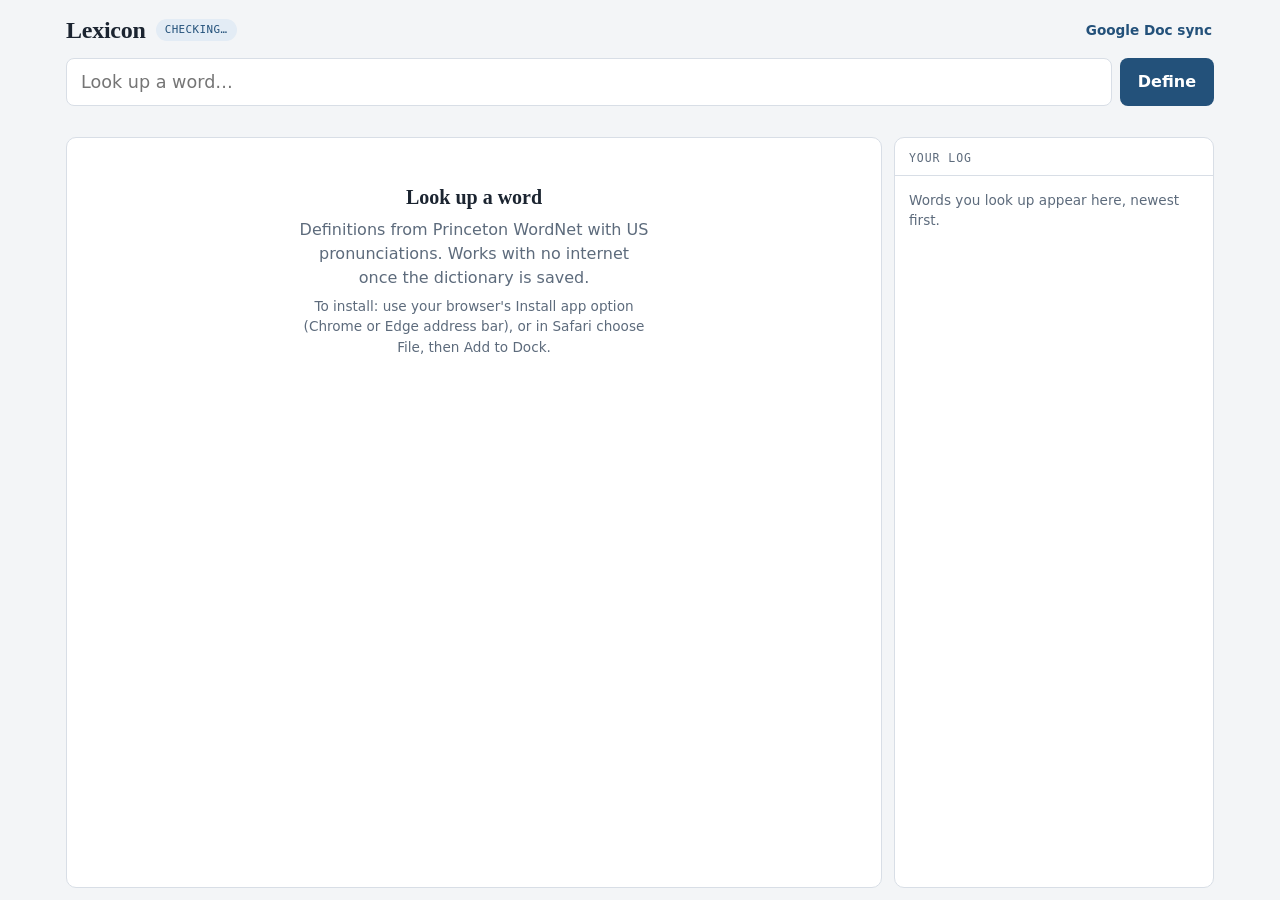
<file: lexicon/index.html>
<!doctype html>
<html lang="en">
<head>
<meta charset="utf-8">
<meta name="viewport" content="width=device-width, initial-scale=1, viewport-fit=cover">
<title>Lexicon</title>
<meta name="description" content="Offline dictionary: Princeton WordNet definitions with pronunciations.">
<link rel="manifest" href="manifest.webmanifest">
<link rel="icon" type="image/png" href="icon-192.png">
<link rel="apple-touch-icon" href="apple-touch-icon.png">
<meta name="apple-mobile-web-app-capable" content="yes">
<meta name="mobile-web-app-capable" content="yes">
<meta name="apple-mobile-web-app-title" content="Lexicon">
<meta name="apple-mobile-web-app-status-bar-style" content="default">
<meta name="theme-color" content="#f3f5f7" media="(prefers-color-scheme: light)">
<meta name="theme-color" content="#11161c" media="(prefers-color-scheme: dark)">
<style>
/* Layout: a one-screen app. Search on top; the entry and the log scroll inside their own boxes, side by side on wide screens, stacked on phones. System fonts only, so nothing needs the network. */
:root {
  --bg: #f3f5f7; --surface: #ffffff; --fg: #1b2430; --muted: #5d6b7c; --line: #d8dee6;
  --accent: #23517a; --accent-soft: #e3ecf5; --warn: #8a5a00; --warn-soft: #fbf1dc; --ok: #2f6b3a; --ok-soft: #e4f1e6;
  --display: "Iowan Old Style", "Palatino Linotype", Palatino, Georgia, serif;
  --body: -apple-system, BlinkMacSystemFont, "Segoe UI", system-ui, sans-serif;
  --mono: ui-monospace, "SF Mono", Menlo, Consolas, monospace;
  color-scheme: light;
}
@media (prefers-color-scheme: dark) { :root {
  --bg: #11161c; --surface: #18202a; --fg: #e6ebf1; --muted: #98a6b6; --line: #2a3542;
  --accent: #8ab6df; --accent-soft: #1d2e40; --warn: #e6b45c; --warn-soft: #2e2617; --ok: #8fd19e; --ok-soft: #1b2d20; color-scheme: dark } }
* , *::before, *::after { box-sizing: border-box; }
html { height: 100%; padding: env(safe-area-inset-top, 0px) 0 env(safe-area-inset-bottom, 0px); background: var(--bg); }
body { margin: 0; height: 100%; overflow: hidden; background: var(--bg); color: var(--fg); font-family: var(--body); font-size: 16px; line-height: 1.5; -webkit-text-size-adjust: 100%; }
[hidden] { display: none !important; }
.app { height: 100%; max-width: 1180px; margin: 0 auto; padding-inline: max(16px, env(safe-area-inset-left, 0px)); padding-block: 12px; display: grid; grid-template-rows: auto auto minmax(0, 1fr); grid-template-columns: minmax(0, 1fr); gap: 10px; }

header { display: flex; align-items: center; gap: 10px; flex-wrap: wrap; }
header h1 { font-family: var(--display); font-weight: 700; font-size: 1.5rem; margin: 0; letter-spacing: -0.01em; }
.pill { font-family: var(--mono); font-size: 0.68rem; letter-spacing: 0.04em; text-transform: uppercase; padding: 3px 9px; border-radius: 999px; background: var(--accent-soft); color: var(--accent); white-space: nowrap; }
.pill.ok { background: var(--ok-soft); color: var(--ok); }
.pill.warn { background: var(--warn-soft); color: var(--warn); }
header .spacer { flex: 1; }
button.link { background: none; border: 0; padding: 4px 2px; color: var(--accent); font: inherit; font-size: 0.85rem; font-weight: 600; cursor: pointer; }

.search { display: grid; grid-template-columns: minmax(0, 1fr); gap: 4px; }
form { display: flex; gap: 8px; }
input { font: inherit; font-size: 16px; padding: 10px 14px; border: 1px solid var(--line); border-radius: 8px; background: var(--surface); color: var(--fg); min-width: 0; }
input#q { flex: 1; font-size: 1.1rem; }
input:focus-visible, button:focus-visible, a:focus-visible, li:focus-visible { outline: 2px solid var(--accent); outline-offset: 2px; }
button.primary { font: inherit; font-weight: 600; padding: 0 18px; border-radius: 8px; border: 0; background: var(--accent); color: var(--surface); cursor: pointer; min-height: 44px; }
button:disabled { opacity: 0.55; cursor: default; }
.status { font-size: 0.82rem; color: var(--muted); min-height: 1.25em; }
.status.err { color: var(--warn); }

.panes { min-height: 0; display: grid; gap: 12px; grid-template-columns: minmax(0, 1fr) minmax(240px, 320px); }
.pane { min-height: 0; min-width: 0; background: var(--surface); border: 1px solid var(--line); border-radius: 10px; display: flex; flex-direction: column; }
.scroll { overflow-y: auto; min-height: 0; flex: 1; overscroll-behavior: contain; -webkit-overflow-scrolling: touch; }

#entrybody { padding: 20px 22px; display: grid; grid-template-columns: minmax(0, 1fr); gap: 12px; align-content: start; }
#entrybody h2 { font-family: var(--display); font-weight: 700; font-size: 2rem; line-height: 1.15; margin: 0; overflow-wrap: anywhere; }
.pron { display: flex; flex-wrap: wrap; align-items: center; gap: 6px 10px; }
.resp { font-size: 1.2rem; font-weight: 600; letter-spacing: 0.03em; }
.or { color: var(--muted); font-size: 0.85rem; }
.ipa { font-size: 0.85rem; color: var(--muted); }
button.listen { border: 0; background: var(--accent-soft); color: var(--accent); padding: 5px 11px; font: inherit; font-size: 0.8rem; font-weight: 600; border-radius: 999px; display: inline-flex; align-items: center; gap: 5px; cursor: pointer; }
button.listen svg { width: 13px; height: 13px; fill: currentColor; }
.nopron { font-size: 0.85rem; color: var(--muted); }
.meta { display: flex; flex-wrap: wrap; gap: 8px; align-items: center; font-size: 0.8rem; color: var(--muted); }
.chip { font-family: var(--mono); font-size: 0.68rem; letter-spacing: 0.04em; text-transform: uppercase; padding: 2px 8px; border-radius: 999px; background: var(--accent-soft); color: var(--accent); }
.chip.ai { background: var(--warn-soft); color: var(--warn); }
.pos { font-family: var(--display); font-style: italic; color: var(--muted); font-size: 1.05rem; margin: 4px 0 2px; }
ol.senses { margin: 0; padding-left: 1.4em; display: grid; gap: 9px; max-width: 68ch; }
.ex { color: var(--muted); font-style: italic; }
.syn { font-size: 0.88rem; color: var(--muted); }
.syn b { font-weight: 400; color: var(--fg); font-family: var(--mono); font-size: 0.68rem; text-transform: uppercase; letter-spacing: 0.05em; margin-right: 6px; }
.sugg { display: flex; flex-wrap: wrap; gap: 8px; }
.sugg button { border: 1px solid var(--line); background: var(--bg); color: var(--fg); border-radius: 999px; padding: 6px 12px; font: inherit; font-size: 0.95rem; cursor: pointer; }
.blank { margin: auto; text-align: center; color: var(--muted); max-width: 36ch; padding: 24px 8px; display: grid; gap: 6px; }
.blank strong { font-family: var(--display); font-weight: 700; font-size: 1.25rem; color: var(--fg); }
.notfound a { color: var(--accent); }

#logpane .head { padding: 12px 14px 8px; border-bottom: 1px solid var(--line); display: flex; justify-content: space-between; gap: 8px; align-items: baseline; flex-wrap: wrap; }
#logpane h3 { font-family: var(--mono); font-weight: 400; text-transform: uppercase; letter-spacing: 0.08em; font-size: 0.72rem; color: var(--muted); margin: 0; }
#syncstate { font-size: 0.78rem; color: var(--muted); }
ul#log { list-style: none; margin: 0; padding: 0; }
ul#log li { border-bottom: 1px solid var(--line); padding: 8px 14px; display: grid; grid-template-columns: minmax(0, 1fr) auto; gap: 0 10px; cursor: pointer; }
ul#log li:hover .w, ul#log li.on .w { color: var(--accent); }
ul#log .w { font-family: var(--display); font-weight: 700; font-size: 1rem; overflow-wrap: anywhere; }
ul#log .t { font-family: var(--mono); font-size: 0.68rem; color: var(--muted); font-variant-numeric: tabular-nums; align-self: center; }
ul#log .t.q::after { content: " · queued"; color: var(--warn); }
ul#log .d { grid-column: 1 / -1; color: var(--muted); font-size: 0.85rem; white-space: nowrap; overflow: hidden; text-overflow: ellipsis; }
.logempty { color: var(--muted); font-size: 0.85rem; padding: 14px; }

dialog { border: 1px solid var(--line); border-radius: 12px; background: var(--surface); color: var(--fg); padding: 20px; width: min(520px, calc(100vw - 32px)); }
dialog::backdrop { background: rgba(10, 15, 20, 0.45); }
dialog h2 { font-family: var(--display); margin: 0 0 6px; font-size: 1.3rem; }
dialog p { margin: 6px 0; font-size: 0.92rem; color: var(--muted); }
dialog .row { display: flex; gap: 8px; margin-top: 12px; flex-wrap: wrap; }
dialog input { flex: 1 1 260px; }
dialog .actions { display: flex; justify-content: flex-end; gap: 8px; margin-top: 16px; }
dialog button.secondary { font: inherit; padding: 8px 14px; border-radius: 8px; border: 1px solid var(--line); background: transparent; color: var(--fg); cursor: pointer; }
.install { font-size: 0.85rem; color: var(--muted); }

@media (max-width: 760px) {
  .app { padding-block: 8px; gap: 8px; }
  header h1 { font-size: 1.3rem; }
  .panes { grid-template-columns: minmax(0, 1fr); grid-template-rows: minmax(0, 1fr) minmax(0, 32%); gap: 8px; }
  #entrybody { padding: 16px; }
  #entrybody h2 { font-size: 1.7rem; }
  #logpane .head { padding: 8px 12px 6px; }
  ul#log li { padding: 6px 12px; }
  ul#log .d { display: none; }
}
@media (prefers-reduced-motion: no-preference) { .fresh { animation: in .18s ease-out; } @keyframes in { from { transform: translateY(4px); opacity: .6; } } }
</style>
</head>
<body>
<div class="app">
  <header>
    <h1>Lexicon</h1>
    <span class="pill" id="offline">Checking…</span>
    <span class="spacer"></span>
    <button class="link" id="opensync" type="button">Google Doc sync</button>
  </header>

  <div class="search">
    <form id="f" autocomplete="off">
      <input id="q" type="search" placeholder="Look up a word…" aria-label="Word to look up" autocapitalize="off" autocorrect="off" spellcheck="false" enterkeyhint="search">
      <button class="primary" id="go" type="submit">Define</button>
    </form>
    <div class="status" id="status" role="status"></div>
  </div>

  <div class="panes">
    <article class="pane" aria-live="polite">
      <div class="scroll" id="entrybody">
        <div class="blank"><strong>Look up a word</strong><span>Definitions from Princeton WordNet with US pronunciations. Works with no internet once the dictionary is saved.</span><span class="install" id="installhint" hidden></span></div>
      </div>
    </article>
    <section class="pane" id="logpane">
      <div class="head"><h3 id="logcount">Your log</h3><span id="syncstate"></span></div>
      <div class="scroll">
        <ul id="log"></ul>
        <div class="logempty" id="logempty">Words you look up appear here, newest first.</div>
      </div>
    </section>
  </div>
</div>

<dialog id="syncdlg">
  <h2>Google Doc sync</h2>
  <p>Paste the web app address from your Google Apps Script deployment. Words you look up are added to your Word Lookup Log doc, and your phone and laptop share one log. Lookups made offline are sent when you're back online.</p>
  <p>Set this once on each device, inside the installed app.</p>
  <div class="row"><input id="syncurl" type="url" placeholder="https://script.google.com/macros/s/…/exec" aria-label="Sync address" autocapitalize="off" spellcheck="false"></div>
  <p id="syncmsg"></p>
  <div class="actions">
    <button class="secondary" id="syncoff" type="button">Turn off</button>
    <button class="secondary" id="synccancel" type="button">Close</button>
    <button class="primary" id="syncsave" type="button">Save and test</button>
  </div>
</dialog>

<script>
const VERSION = "202610261650";
const MANIFEST = {"_":"d/0.json","a_":"d/1.json","aa":"d/1.json","ab":"d/1.json","ac":"d/1.json","ad":"d/1.json","ae":"d/1.json","af":"d/1.json","ag":"d/1.json","ah":"d/1.json","ai":"d/1.json","aj":"d/1.json","ak":"d/1.json","al":"d/2.json","am":"d/2.json","an":"d/2.json","ao":"d/2.json","ap":"d/3.json","aq":"d/3.json","ar":"d/3.json","as":"d/3.json","at":"d/3.json","au":"d/4.json","av":"d/4.json","aw":"d/4.json","ax":"d/4.json","ay":"d/4.json","az":"d/4.json","b_":"d/5.json","ba":"d/5.json","bb":"d/5.json","bc":"d/5.json","bd":"d/5.json","be":"d/6.json","bf":"d/6.json","bh":"d/6.json","bi":"d/6.json","bj":"d/6.json","bk":"d/6.json","bl":"d/7.json","bm":"d/7.json","bn":"d/7.json","bo":"d/7.json","bp":"d/7.json","br":"d/8.json","bs":"d/8.json","bt":"d/8.json","bu":"d/8.json","bv":"d/8.json","bw":"d/8.json","bx":"d/8.json","by":"d/8.json","bz":"d/8.json","c_":"d/9.json","ca":"d/9.json","cb":"d/9.json","cc":"d/9.json","cd":"d/9.json","ce":"d/10.json","cf":"d/10.json","cg":"d/10.json","ch":"d/10.json","ci":"d/10.json","cj":"d/10.json","cl":"d/11.json","cm":"d/11.json","cn":"d/11.json","co":"d/12.json","cp":"d/13.json","cr":"d/13.json","cs":"d/13.json","ct":"d/13.json","cu":"d/13.json","cv":"d/13.json","cw":"d/13.json","cx":"d/13.json","cy":"d/13.json","cz":"d/13.json","d_":"d/14.json","da":"d/14.json","db":"d/14.json","dc":"d/14.json","dd":"d/14.json","de":"d/15.json","df":"d/15.json","dg":"d/15.json","dh":"d/15.json","di":"d/16.json","dj":"d/16.json","dk":"d/16.json","dl":"d/16.json","dm":"d/16.json","dn":"d/16.json","do":"d/16.json","dp":"d/16.json","dq":"d/16.json","dr":"d/17.json","ds":"d/17.json","dt":"d/17.json","du":"d/17.json","dv":"d/17.json","dw":"d/17.json","dy":"d/17.json","dz":"d/17.json","e_":"d/18.json","ea":"d/18.json","eb":"d/18.json","ec":"d/18.json","ed":"d/18.json","ee":"d/18.json","ef":"d/18.json","eg":"d/18.json","eh":"d/18.json","ei":"d/18.json","ej":"d/18.json","ek":"d/18.json","el":"d/18.json","em":"d/18.json","en":"d/18.json","eo":"d/18.json","ep":"d/18.json","eq":"d/18.json","er":"d/19.json","es":"d/19.json","et":"d/19.json","eu":"d/19.json","ev":"d/19.json","ew":"d/19.json","ex":"d/19.json","ey":"d/19.json","ez":"d/19.json","f_":"d/20.json","fa":"d/20.json","fb":"d/20.json","fc":"d/20.json","fd":"d/20.json","fe":"d/20.json","fh":"d/20.json","fi":"d/21.json","fj":"d/21.json","fl":"d/21.json","fm":"d/21.json","fn":"d/21.json","fo":"d/21.json","fp":"d/21.json","fr":"d/22.json","fs":"d/22.json","ft":"d/22.json","fu":"d/22.json","fw":"d/22.json","fy":"d/22.json","g_":"d/23.json","ga":"d/23.json","gb":"d/23.json","gc":"d/23.json","gd":"d/23.json","ge":"d/24.json","gf":"d/24.json","gg":"d/24.json","gh":"d/24.json","gi":"d/24.json","gj":"d/24.json","gl":"d/25.json","gm":"d/25.json","gn":"d/25.json","go":"d/25.json","gp":"d/25.json","gq":"d/25.json","gr":"d/25.json","gs":"d/25.json","gt":"d/25.json","gu":"d/25.json","gv":"d/25.json","gw":"d/25.json","gy":"d/25.json","gz":"d/25.json","h_":"d/26.json","ha":"d/26.json","hb":"d/26.json","hc":"d/26.json","hd":"d/26.json","he":"d/26.json","hf":"d/26.json","hg":"d/26.json","hh":"d/26.json","hi":"d/27.json","hj":"d/27.json","hl":"d/27.json","hm":"d/27.json","hn":"d/27.json","ho":"d/27.json","hp":"d/27.json","hq":"d/27.json","hr":"d/27.json","hs":"d/27.json","ht":"d/27.json","hu":"d/27.json","hv":"d/27.json","hw":"d/27.json","hy":"d/27.json","hz":"d/27.json","i_":"d/28.json","ia":"d/28.json","ib":"d/28.json","ic":"d/28.json","id":"d/28.json","ie":"d/28.json","if":"d/28.json","ig":"d/28.json","ih":"d/28.json","ii":"d/28.json","ij":"d/28.json","ik":"d/28.json","il":"d/28.json","im":"d/28.json","in":"d/29.json","io":"d/29.json","ip":"d/29.json","iq":"d/29.json","ir":"d/29.json","is":"d/30.json","it":"d/30.json","iu":"d/30.json","iv":"d/30.json","iw":"d/30.json","ix":"d/30.json","iy":"d/30.json","iz":"d/30.json","j_":"d/31.json","ja":"d/31.json","jb":"d/31.json","jd":"d/31.json","je":"d/31.json","jf":"d/31.json","jh":"d/31.json","ji":"d/31.json","jj":"d/31.json","jn":"d/31.json","jo":"d/31.json","jp":"d/31.json","jr":"d/31.json","js":"d/31.json","jt":"d/31.json","ju":"d/31.json","jv":"d/31.json","jw":"d/31.json","jy":"d/31.json","k_":"d/32.json","ka":"d/32.json","kb":"d/32.json","kc":"d/32.json","kd":"d/32.json","ke":"d/32.json","kg":"d/32.json","kh":"d/32.json","ki":"d/32.json","kj":"d/32.json","kk":"d/32.json","kl":"d/32.json","km":"d/32.json","kn":"d/32.json","ko":"d/32.json","kp":"d/32.json","kr":"d/32.json","ks":"d/32.json","kt":"d/32.json","ku":"d/32.json","kv":"d/32.json","kw":"d/32.json","kx":"d/32.json","ky":"d/32.json","l_":"d/33.json","la":"d/33.json","lb":"d/33.json","lc":"d/33.json","ld":"d/33.json","le":"d/33.json","lf":"d/33.json","lg":"d/33.json","lh":"d/33.json","li":"d/34.json","lj":"d/34.json","ll":"d/34.json","lm":"d/34.json","ln":"d/34.json","lo":"d/34.json","lp":"d/34.json","lr":"d/34.json","ls":"d/34.json","lt":"d/34.json","lu":"d/34.json","lv":"d/34.json","lw":"d/34.json","lx":"d/34.json","ly":"d/34.json","m_":"d/35.json","ma":"d/35.json","mb":"d/35.json","mc":"d/35.json","md":"d/35.json","me":"d/36.json","mf":"d/36.json","mg":"d/36.json","mh":"d/36.json","mi":"d/36.json","mj":"d/36.json","mk":"d/36.json","ml":"d/36.json","mm":"d/36.json","mn":"d/36.json","mo":"d/37.json","mp":"d/37.json","mr":"d/37.json","ms":"d/37.json","mt":"d/37.json","mu":"d/37.json","mv":"d/37.json","mw":"d/37.json","mx":"d/37.json","my":"d/37.json","mz":"d/37.json","n_":"d/38.json","na":"d/38.json","nb":"d/38.json","nc":"d/38.json","nd":"d/38.json","ne":"d/38.json","nf":"d/38.json","ng":"d/38.json","nh":"d/38.json","ni":"d/38.json","nj":"d/38.json","nk":"d/38.json","nl":"d/38.json","nm":"d/38.json","nn":"d/38.json","no":"d/38.json","np":"d/38.json","nr":"d/38.json","ns":"d/38.json","nt":"d/38.json","nu":"d/39.json","nv":"d/39.json","nw":"d/39.json","ny":"d/39.json","nz":"d/39.json","o_":"d/40.json","oa":"d/40.json","ob":"d/40.json","oc":"d/40.json","od":"d/40.json","oe":"d/40.json","of":"d/40.json","og":"d/40.json","oh":"d/40.json","oi":"d/40.json","oj":"d/40.json","ok":"d/40.json","ol":"d/40.json","om":"d/40.json","on":"d/40.json","oo":"d/40.json","op":"d/40.json","oq":"d/40.json","or":"d/40.json","os":"d/40.json","ot":"d/40.json","ou":"d/40.json","ov":"d/41.json","ow":"d/41.json","ox":"d/41.json","oy":"d/41.json","oz":"d/41.json","p_":"d/42.json","pa":"d/42.json","pb":"d/42.json","pc":"d/42.json","pd":"d/42.json","pe":"d/43.json","pf":"d/43.json","pg":"d/43.json","ph":"d/43.json","pi":"d/44.json","pj":"d/44.json","pk":"d/44.json","pl":"d/44.json","pm":"d/44.json","pn":"d/44.json","po":"d/45.json","pp":"d/45.json","pr":"d/46.json","ps":"d/46.json","pt":"d/46.json","pu":"d/47.json","pv":"d/47.json","pw":"d/47.json","px":"d/47.json","py":"d/47.json","q_":"d/48.json","qa":"d/48.json","qb":"d/48.json","qc":"d/48.json","qd":"d/48.json","qe":"d/48.json","qh":"d/48.json","qi":"d/48.json","ql":"d/48.json","qm":"d/48.json","qo":"d/48.json","qt":"d/48.json","qu":"d/48.json","qw":"d/48.json","r_":"d/49.json","ra":"d/49.json","rb":"d/49.json","rc":"d/49.json","re":"d/50.json","rf":"d/51.json","rg":"d/51.json","rh":"d/51.json","ri":"d/51.json","rk":"d/51.json","rn":"d/51.json","ro":"d/51.json","rp":"d/51.json","rs":"d/51.json","rt":"d/51.json","ru":"d/51.json","rv":"d/51.json","rw":"d/51.json","ry":"d/51.json","rz":"d/51.json","s_":"d/52.json","sa":"d/52.json","sb":"d/52.json","sc":"d/52.json","sd":"d/52.json","se":"d/53.json","sf":"d/53.json","sg":"d/53.json","sh":"d/54.json","si":"d/54.json","sj":"d/54.json","sk":"d/54.json","sl":"d/55.json","sm":"d/55.json","sn":"d/55.json","so":"d/55.json","sp":"d/56.json","sq":"d/56.json","sr":"d/56.json","ss":"d/56.json","st":"d/57.json","su":"d/58.json","sv":"d/58.json","sw":"d/58.json","sy":"d/58.json","sz":"d/58.json","t_":"d/59.json","ta":"d/59.json","tb":"d/59.json","tc":"d/59.json","td":"d/59.json","te":"d/59.json","th":"d/60.json","ti":"d/60.json","tj":"d/60.json","tk":"d/60.json","tl":"d/60.json","tm":"d/60.json","tn":"d/60.json","to":"d/60.json","tp":"d/60.json","tr":"d/61.json","ts":"d/61.json","tt":"d/61.json","tu":"d/61.json","tv":"d/61.json","tw":"d/61.json","tx":"d/61.json","ty":"d/61.json","tz":"d/61.json","u_":"d/62.json","ua":"d/62.json","ub":"d/62.json","uc":"d/62.json","ud":"d/62.json","ue":"d/62.json","uf":"d/62.json","ug":"d/62.json","uh":"d/62.json","ui":"d/62.json","uj":"d/62.json","uk":"d/62.json","ul":"d/62.json","um":"d/62.json","un":"d/62.json","uo":"d/62.json","up":"d/62.json","ur":"d/62.json","us":"d/62.json","ut":"d/62.json","uu":"d/62.json","uv":"d/62.json","uw":"d/62.json","ux":"d/62.json","uy":"d/62.json","uz":"d/62.json","v_":"d/63.json","va":"d/63.json","vc":"d/63.json","vd":"d/63.json","ve":"d/63.json","vf":"d/63.json","vh":"d/63.json","vi":"d/63.json","vl":"d/63.json","vn":"d/63.json","vo":"d/63.json","vp":"d/63.json","vr":"d/63.json","vs":"d/63.json","vt":"d/63.json","vu":"d/63.json","vw":"d/63.json","vx":"d/63.json","vy":"d/63.json","w_":"d/64.json","wa":"d/64.json","wb":"d/64.json","wc":"d/64.json","we":"d/64.json","wf":"d/64.json","wg":"d/64.json","wh":"d/64.json","wi":"d/65.json","wl":"d/65.json","wm":"d/65.json","wn":"d/65.json","wo":"d/65.json","wp":"d/65.json","wr":"d/65.json","ws":"d/65.json","wt":"d/65.json","wu":"d/65.json","wv":"d/65.json","ww":"d/65.json","wy":"d/65.json","x_":"d/66.json","xa":"d/66.json","xb":"d/66.json","xc":"d/66.json","xe":"d/66.json","xh":"d/66.json","xi":"d/66.json","xl":"d/66.json","xm":"d/66.json","xn":"d/66.json","xo":"d/66.json","xs":"d/66.json","xt":"d/66.json","xu":"d/66.json","xv":"d/66.json","xx":"d/66.json","xy":"d/66.json","y_":"d/67.json","ya":"d/67.json","yb":"d/67.json","yc":"d/67.json","yd":"d/67.json","ye":"d/67.json","yg":"d/67.json","yh":"d/67.json","yi":"d/67.json","yl":"d/67.json","ym":"d/67.json","yn":"d/67.json","yo":"d/67.json","yp":"d/67.json","yq":"d/67.json","yr":"d/67.json","ys":"d/67.json","yt":"d/67.json","yu":"d/67.json","yv":"d/67.json","yw":"d/67.json","yz":"d/67.json","z_":"d/68.json","za":"d/68.json","zb":"d/68.json","zd":"d/68.json","ze":"d/68.json","zh":"d/68.json","zi":"d/68.json","zl":"d/68.json","zm":"d/68.json","zn":"d/68.json","zo":"d/68.json","zr":"d/68.json","zs":"d/68.json","zu":"d/68.json","zv":"d/68.json","zw":"d/68.json","zy":"d/68.json","zz":"d/68.json"};
const DATA_FILES = [...new Set(Object.values(MANIFEST))];
const CLAUDE_LEXICON = "https://claude.ai/artifact/SrPj9LZwtY474JVeUyfBM7";
const POS = { n: "noun", v: "verb", a: "adjective", s: "adjective", r: "adverb" };
const $ = id => document.getElementById(id);
const canSpeak = "speechSynthesis" in window && typeof SpeechSynthesisUtterance !== "undefined";

// ---- Plain-English respelling from IPA, e.g. /ɪˈfɛmɝəɫ/ -> ih-FEM-er-uhl (stressed syllable in capitals).
const RS_V = { "aɪ":"y","aʊ":"ow","eɪ":"ay","oʊ":"oh","əʊ":"oh","ɔɪ":"oy","ɪə":"eer","eə":"air","ʊə":"oor","ɑː":"ah","ɑ":"ah","æ":"a","ʌ":"uh","ɐ":"uh","ə":"uh","ɛ":"e","e":"e","ɪ":"i","ᵻ":"i","ɨ":"i","iː":"ee","i":"ee","u":"oo","uː":"oo","ʊ":"oo","ɔː":"aw","ɔ":"aw","ɒ":"o","o":"oh","ɝ":"ur","ɜː":"ur","ɜ":"ur","ɚ":"er","ɘ":"uh","ɵ":"oh","a":"ah","y":"ee","ø":"ur","œ":"ur" };
const RS_C = { "tʃ":"ch","dʒ":"j","b":"b","d":"d","f":"f","ɡ":"g","g":"g","h":"h","k":"k","l":"l","ɫ":"l","m":"m","n":"n","ŋ":"ng","p":"p","ɹ":"r","r":"r","ɾ":"t","s":"s","ʃ":"sh","t":"t","θ":"th","ð":"th","v":"v","w":"w","ʍ":"wh","j":"y","z":"z","ʒ":"zh","x":"kh","ç":"h","ʔ":"","l̩":"uhl","n̩":"uhn","m̩":"uhm" };
const RS_VK = Object.keys(RS_V).sort((a, b) => b.length - a.length);
const RS_CK = Object.keys(RS_C).sort((a, b) => b.length - a.length);
const RS_SHORT = new Set(["æ","ɛ","e","ɪ","ʊ","ʌ","ə","ɒ","ɑ","ɐ"]);
const RS_LIQ = ["ɹ","l","ɫ"], RS_STOPF = ["p","b","t","d","k","ɡ","g","f","θ","ʃ","v"];
function rsOnset(c) {
  if (c.length <= 1) return c.length === 0 || c[0] !== "ŋ";
  if (c.length === 2) {
    const [a, b] = c;
    if (RS_LIQ.includes(b)) return RS_STOPF.includes(a) && !((a === "t" || a === "d" || a === "θ") && b !== "ɹ");
    if (b === "w") return ["t","d","k","ɡ","g","s","θ","ʃ"].includes(a);
    if (b === "j") return !["j","w","ɹ"].includes(a);
    if (a === "s") return ["p","t","k","m","n","f"].includes(b);
    return false;
  }
  if (c.length === 3) return c[0] === "s" && ["p","t","k"].includes(c[1]) && ["ɹ","l","ɫ","w","j"].includes(c[2]);
  return false;
}
function respellWord(ipa) {
  const s = ipa.replace(/[\/\[\]͜͡.]/g, "").replace(/ː(?![\s\S]{0}$)/g, "ː");
  const toks = [];
  for (let i = 0; i < s.length;) {
    const ch = s[i];
    if (ch === "ˈ" || ch === "ˌ") { toks.push({ m: ch }); i++; continue; }
    const v = RS_VK.find(k => s.startsWith(k, i));
    if (v) { toks.push({ v }); i += v.length; continue; }
    const c = RS_CK.find(k => s.startsWith(k, i));
    if (c) { toks.push({ c }); i += c.length; continue; }
    i++; // ignore unknown marks
  }
  // Mark which vowel each stress mark belongs to; when a word has several primary marks, only the last stays primary.
  let pending = 0; const prim = [];
  for (const t of toks) {
    if (t.m) { pending = t.m === "ˈ" ? 2 : 1; t.boundary = true; continue; }
    if (t.v) { t.stress = pending; if (pending === 2) prim.push(t); pending = 0; }
  }
  prim.slice(0, -1).forEach(t => t.stress = 1);
  // Build syllables: each vowel is a nucleus; split consonants between vowels.
  const syl = []; let cur = { on: [], v: null, co: [], stress: 0 }; let between = [];
  const flush = () => { if (cur.v) syl.push(cur); };
  for (const t of toks) {
    if (t.m) {
      if (cur.v) { cur.co.push(...between); between = []; flush(); cur = { on: [], v: null, co: [], stress: 0 }; }
      continue;
    }
    if (t.c) { (cur.v ? between : cur.on).push(t.c); continue; }
    if (!cur.v) { cur.v = t.v; cur.stress = t.stress; continue; }
    // a new vowel after a previous nucleus: divide `between`
    // Give the next syllable the longest consonant cluster that can start an English syllable;
    // a stressed short vowel keeps at least one consonant (FEM-er, not feh-mer).
    let take = between.length;
    for (let k = 0; k <= between.length; k++) if (rsOnset(between.slice(k))) { take = k; break; }
    if (take === 0 && between.length && cur.stress && RS_SHORT.has(cur.v)) take = 1;
    if (take === 0 && between[0] === "ŋ") take = 1;
    cur.co.push(...between.slice(0, take)); flush();
    cur = { on: between.slice(take), v: t.v, co: [], stress: t.stress }; between = [];
  }
  if (cur.v) { cur.co.push(...between); flush(); } else if (syl.length) syl[syl.length - 1].co.push(...cur.on, ...between);
  if (!syl.length) return toks.filter(x => x.c).map(x => RS_C[x.c]).join("");
  return syl.map(x => {
    let v = RS_V[x.v];
    const r = x.co[0] === "ɹ" || x.co[0] === "r";
    if (r && (x.v === "ɑ" || x.v === "ɑː" || x.v === "a")) v = "ah";
    else if (r && (x.v === "ɔ" || x.v === "ɔː" || x.v === "o" || x.v === "oʊ")) v = "o";
    else if (r && (x.v === "ɛ" || x.v === "e" || x.v === "eɪ")) v = "ai";
    else if (r && (x.v === "ɪ" || x.v === "i" || x.v === "iː")) v = "ee";
    else if (r && (x.v === "ʊ" || x.v === "u")) v = "oo";
    else if (r && (x.v === "ə" || x.v === "ʌ")) v = "u";
    else if (!x.co.length) v = { "ɛ":"eh","e":"eh","ɪ":"ih","æ":"a","ɒ":"ah","i":"ee" }[x.v] || v;
    if (x.v === "aɪ" && !x.on.length) v = "eye";
    if ((x.v === "ɝ" || x.v === "ɜ" || x.v === "ɜː") && x.stress !== 2) v = "er";
    let out = x.on.map(c => RS_C[c]).join("") + v + x.co.map(c => RS_C[c]).join("");
    return x.stress === 2 ? out.toUpperCase() : out;
  }).join("-");
}
function respell(ipa) {
  if (!ipa) return "";
  return String(ipa).replace(/^~/, "").replace(/^\/|\/$/g, "").split(/\s+/).filter(Boolean).map(respellWord).join(" ");
}


// ---------- storage ----------
const store = {
  get(k, d) { try { const v = localStorage.getItem(k); return v == null ? d : JSON.parse(v); } catch { return d; } },
  set(k, v) { try { localStorage.setItem(k, JSON.stringify(v)); return true; } catch { return false; } }
};
let log = store.get("lexicon.log", []);          // [{word, at, source, ipa, ipaSource, groups, synced}]
const saveLog = () => store.set("lexicon.log", log);

// ---------- dictionary ----------
const shardCache = {};
function prefix(w) {
  const isA = c => /[a-z]/.test(c || "");
  if (!isA(w[0])) return "_";
  return isA(w[1]) ? w.slice(0, 2) : w[0] + "_";
}
function shardFor(w) { return MANIFEST[prefix(w)] || null; }
async function loadShard(file) {
  if (!shardCache[file]) shardCache[file] = fetch(file).then(r => { if (!r.ok) throw new Error("load"); return r.json(); }).catch(e => { delete shardCache[file]; throw e; });
  return shardCache[file];
}
async function rec(w) { const f = shardFor(w); if (!f) return null; const s = await loadShard(f); return s[w] || null; }
function candidates(w) {
  const c = [w, w.replace(/-/g, " "), w.replace(/ /g, "-")];
  const rules = [["ies","y"],["ves","f"],["ves","fe"],["es",""],["s",""],["ied","y"],["ed",""],["ed","e"],["ing",""],["ing","e"],["ier","y"],["iest","y"],["er",""],["est",""],["er","e"],["est","e"],["ly",""],["ily","y"]];
  for (const [suf, rep] of rules) if (w.endsWith(suf) && w.length > suf.length + 2) {
    const stem = w.slice(0, -suf.length) + rep;
    c.push(stem);
    if (rep === "" && /([b-df-hj-np-tv-z])\1$/.test(stem)) c.push(stem.slice(0, -1));
  }
  return [...new Set(c)];
}
async function lookupLocal(raw) {
  const w = raw.toLowerCase().trim().replace(/\s+/g, " ");
  const exact = await rec(w);
  for (const c of candidates(w)) {
    const r = await rec(c);
    if (r && r[1]) return { word: c, ipa: r[0] || null, entries: r[1] };
  }
  return { word: w, ipa: exact ? exact[0] : null, entries: null };
}
async function ipaFor(w) { try { const r = await rec(w.toLowerCase()); return r ? r[0] : null; } catch { return null; } }
function grouped(entries) {
  const g = {};
  for (const e of entries) { const p = POS[e[0]] || e[0]; (g[p] ||= []).push({ def: e[1], ex: e[2] || [], syn: e[3] || [] }); }
  return g;
}
// Close spellings from the same dictionary file, for misspellings.
function editDistance(a, b, max) {
  if (Math.abs(a.length - b.length) > max) return max + 1;
  let prev = Array.from({ length: b.length + 1 }, (_, i) => i);
  for (let i = 1; i <= a.length; i++) {
    const cur = [i]; let best = i;
    for (let j = 1; j <= b.length; j++) {
      cur[j] = Math.min(prev[j] + 1, cur[j - 1] + 1, prev[j - 1] + (a[i - 1] === b[j - 1] ? 0 : 1));
      best = Math.min(best, cur[j]);
    }
    if (best > max) return max + 1;
    prev = cur;
  }
  return prev[b.length];
}
async function suggestions(w) {
  const files = [...new Set([shardFor(w), shardFor(w[0] + (w[2] || "")), shardFor((w[1] || "") + (w[0] || ""))].filter(Boolean))];
  const out = [];
  for (const f of files) {
    let s; try { s = await loadShard(f); } catch { continue; }
    for (const [k, v] of Object.entries(s)) {
      if (!v[1] || k.includes(" ")) continue;
      const d = editDistance(w, k, 2);
      if (d <= 2) out.push([d, k]);
    }
  }
  return [...new Set(out.sort((a, b) => a[0] - b[0] || a[1].length - b[1].length).map(x => x[1]))].slice(0, 6);
}

// ---------- rendering ----------
function el(tag, cls, text) { const n = document.createElement(tag); if (cls) n.className = cls; if (text != null) n.textContent = text; return n; }
function status(t, err) { const s = $("status"); s.textContent = t || ""; s.className = "status" + (err ? " err" : ""); }
function speak(word) { try { speechSynthesis.cancel(); const u = new SpeechSynthesisUtterance(word); u.lang = "en-US"; u.rate = 0.9; speechSynthesis.speak(u); } catch {} }
function render(r, note) {
  const box = $("entrybody"); box.replaceChildren(); box.scrollTop = 0;
  box.classList.remove("fresh"); void box.offsetWidth; box.classList.add("fresh");
  box.append(el("h2", null, r.word));
  const pr = el("div", "pron");
  if (r.ipa && r.ipa.length) {
    const ps = r.ipa.slice(0, 3);
    [...new Set(ps.map(respell).filter(Boolean))].forEach((x, i) => { if (i) pr.append(el("span", "or", "or")); pr.append(el("span", "resp", x)); });
    pr.append(el("span", "ipa", ps.map(p => String(p).replace(/^~/, "")).join("  ")));
  } else pr.append(el("span", "nopron", "No pronunciation on file"));
  if (canSpeak) {
    const b = el("button", "listen"); b.type = "button"; b.setAttribute("aria-label", "Hear " + r.word);
    b.innerHTML = '<svg viewBox="0 0 16 16" aria-hidden="true"><path d="M2 6h3l4-3v10L5 10H2z"/><path d="M11 5.5a3.5 3.5 0 0 1 0 5" stroke="currentColor" stroke-width="1.5" fill="none"/></svg>';
    b.append(document.createTextNode("Listen")); b.onclick = () => speak(r.word); pr.append(b);
  }
  box.append(pr);
  const m = el("div", "meta");
  m.append(el("span", String(r.source).startsWith("WordNet") ? "chip" : "chip ai", r.source));
  if (r.ipaSource) m.append(el("span", "chip ai", "Pronunciation by Claude"));
  else if (String(r.ipa?.[0] || "").startsWith("~")) m.append(el("span", "chip", "Pronunciation: Wiktionary, no stress marks"));
  if (note) m.append(el("span", null, note));
  box.append(m);
  for (const [pos, senses] of Object.entries(r.groups || {})) {
    const d = el("div"); d.append(el("div", "pos", pos));
    const ol = el("ol", "senses");
    for (const s of senses) {
      const li = el("li"); li.append(document.createTextNode(s.def));
      for (const x of s.ex || []) li.append(el("div", "ex", "“" + x + "”"));
      if (s.syn?.length) { const sy = el("div", "syn"); sy.append(el("b", null, "syn"), document.createTextNode(s.syn.join(", "))); li.append(sy); }
      ol.append(li);
    }
    d.append(ol); box.append(d);
  }
  for (const li of $("log").children) li.classList.toggle("on", li.dataset.w === r.word);
}
function renderNotFound(q, sugg) {
  const box = $("entrybody"); box.replaceChildren();
  box.append(el("h2", null, q));
  const p = el("p", "notfound"); p.append(document.createTextNode("Not in the offline dictionary. "));
  if (navigator.onLine) { const a = el("a", null, "Ask Claude in the online Lexicon"); a.href = CLAUDE_LEXICON; a.target = "_blank"; a.rel = "noopener"; p.append(a); p.append(document.createTextNode(".")); }
  box.append(p);
  if (sugg.length) {
    box.append(el("div", "pos", "Did you mean"));
    const s = el("div", "sugg");
    for (const w of sugg) { const b = el("button", null, w); b.type = "button"; b.onclick = () => { $("q").value = w; define(); }; s.append(b); }
    box.append(s);
  }
}
function renderLog() {
  const ul = $("log"); ul.replaceChildren();
  const items = [...log].sort((a, b) => a.at < b.at ? 1 : -1);
  $("logempty").hidden = items.length > 0;
  $("logcount").textContent = items.length ? `Your log · ${items.length}` : "Your log";
  const cur = $("entrybody").querySelector("h2")?.textContent;
  for (const it of items) {
    const first = Object.values(it.groups || {})[0]?.[0]?.def || "";
    const li = el("li"); li.tabIndex = 0; li.dataset.w = it.word; if (it.word === cur) li.classList.add("on");
    const t = el("span", "t" + (syncUrl() && !it.synced ? " q" : ""), new Date(it.at).toLocaleDateString(undefined, { month: "short", day: "numeric" }));
    li.append(el("span", "w", it.word), t, el("span", "d", first));
    li.onclick = () => openFromLog(it); li.onkeydown = e => { if (e.key === "Enter") openFromLog(it); };
    ul.append(li);
  }
}
async function openFromLog(it) {
  if (!it.groups) await hydrate(it);
  render({ ...it, ipa: it.ipa || await ipaFor(it.word) }, "From your log");
}
// Entries pulled from the other device carry no definitions when WordNet has them; fill them in locally.
async function hydrate(it) {
  try {
    const r = await lookupLocal(it.word);
    if (r.entries) { it.groups = grouped(r.entries); if (!it.ipa) it.ipa = r.ipa; saveLog(); }
  } catch {}
}

// ---------- lookups ----------
async function define(e) {
  e?.preventDefault();
  const q = $("q").value.trim();
  if (!q) return;
  $("q").blur(); $("go").disabled = true; status("Searching…");
  try {
    let local;
    try { local = await lookupLocal(q); }
    catch { status(navigator.onLine ? "Couldn't load the dictionary. Try again." : "This part of the dictionary isn't saved on this device yet. Connect once to finish downloading it.", true); return; }
    if (!local.entries) {
      status("");
      renderNotFound(q, await suggestions(q.toLowerCase()).catch(() => []));
      return;
    }
    const r = { word: local.word, ipa: local.ipa, ipaSource: null, groups: grouped(local.entries), source: "WordNet 3.1" };
    render(r, local.word !== q.toLowerCase() ? `Base form of “${q}”` : "");
    if (log.some(x => x.word === r.word)) { status("Already in your log."); return; }
    log.push({ ...r, at: new Date().toISOString(), synced: false }); saveLog(); renderLog();
    status(syncUrl() ? (navigator.onLine ? "Saved. Adding to your Google Doc…" : "Saved on this device. It goes to your Google Doc when you're back online.") : "Saved on this device.");
    sync();
  } finally { $("go").disabled = false; }
}

// ---------- Google Doc sync (Apps Script web app) ----------
const syncUrl = () => store.get("lexicon.syncUrl", "");
const GREYED = "#6b7380";
function docLines(it) {
  // Paragraphs of [text, style] runs; the Apps Script turns styles into formatting.
  const P = [];
  P.push([[it.word, "w"]]);
  const ipa = (it.ipa || []).map(p => String(p).replace(/^~/, ""));
  if (ipa.length) {
    const runs = [[[...new Set(it.ipa.map(respell).filter(Boolean))].join("  or  "), "r"], ["   " + ipa.join("  "), "s"]];
    const n = it.ipaSource ? "pronunciation by Claude" : String(it.ipa[0]).startsWith("~") ? "Wiktionary, no stress marks" : "";
    if (n) runs.push(["  (" + n + ")", "m"]);
    P.push(runs);
  }
  for (const [pos, ss] of Object.entries(it.groups || {})) {
    P.push([[pos, "p"]]);
    ss.forEach((s, i) => {
      P.push([[`${i + 1}. ${s.def}`, "d"]]);
      if (s.ex?.length) P.push([["      " + s.ex.map(x => "“" + x + "”").join("; "), "e"]]);
      if (s.syn?.length) P.push([["      Synonyms: " + s.syn.join(", "), "s"]]);
    });
  }
  const d = new Date(it.at).toLocaleDateString("en-US", { month: "short", day: "numeric", year: "numeric" });
  P.push([[`Looked up ${d} · Source: ${it.source}`, "m"]]);
  P.push([["", "d"]]);
  return P;
}
let syncing = false, syncAgain = false;
function setSyncState(t) { $("syncstate").textContent = t; }
async function sync() {
  const url = syncUrl();
  if (!url) { setSyncState(""); return; }
  if (!navigator.onLine) { const n = log.filter(x => !x.synced).length; setSyncState(n ? `${n} waiting for internet` : "Offline"); return; }
  if (syncing) { syncAgain = true; return; }
  syncing = true;
  try {
    do {
      syncAgain = false;
      const pending = log.filter(x => !x.synced);
      if (pending.length) {
        setSyncState("Sending…");
        const body = { action: "add", entries: pending.map(it => ({ word: it.word, at: it.at, source: it.source, ipa: it.ipa || null, ipaSource: it.ipaSource || null, groups: String(it.source).startsWith("WordNet") ? null : it.groups, lines: docLines(it) })) };
        const res = await fetch(url, { method: "POST", headers: { "Content-Type": "text/plain;charset=utf-8" }, body: JSON.stringify(body) });
        const j = await res.json();
        if (!j.ok) throw new Error(j.error || "The sync script refused the request");
        const done = new Set(j.added || []);
        for (const it of log) if (done.has(it.word)) it.synced = true;
        saveLog();
      }
      // Pull words logged on the other device.
      const res2 = await fetch(url + (url.includes("?") ? "&" : "?") + "action=list");
      const j2 = await res2.json();
      if (j2.ok && Array.isArray(j2.entries)) {
        const have = new Set(log.map(x => x.word));
        let added = 0;
        for (const e of j2.entries) if (e && e.word && !have.has(e.word)) {
          log.push({ word: e.word, at: e.at, source: e.source || "WordNet 3.1", ipa: e.ipa || null, ipaSource: e.ipaSource || null, groups: e.groups || null, synced: true }); added++;
        }
        const remote = new Set(j2.entries.map(e => e.word));
        for (const it of log) if (remote.has(it.word)) it.synced = true;
        if (added) { saveLog(); for (const it of log) if (!it.groups) await hydrate(it); }
      }
    } while (syncAgain);
    saveLog(); renderLog();
    setSyncState("Synced with Google Doc");
    if (/Adding to your Google Doc/.test($("status").textContent)) status("Saved to your log and Google Doc.");
  } catch (err) {
    setSyncState("Sync failed. Will retry");
    if (/Adding to your Google Doc/.test($("status").textContent)) status("Saved on this device. The Google Doc didn't update; it will retry automatically.", true);
  } finally { syncing = false; }
}

// ---------- offline: service worker + full dictionary download ----------
function setOffline(t, cls) { const p = $("offline"); p.textContent = t; p.className = "pill" + (cls ? " " + cls : ""); }
async function saveDictionary() {
  if (!("caches" in window) || !navigator.serviceWorker) { setOffline("Online only", "warn"); return; }
  try { await navigator.storage?.persist?.(); } catch {}
  const cache = await caches.open("lexicon-data-v1");
  const missing = [];
  for (const f of DATA_FILES) if (!(await cache.match(f))) missing.push(f);
  if (!missing.length) { setOffline("Works offline", "ok"); return; }
  if (!navigator.onLine) { setOffline(`Offline · ${DATA_FILES.length - missing.length}/${DATA_FILES.length} saved`, "warn"); return; }
  let done = DATA_FILES.length - missing.length;
  setOffline(`Saving dictionary ${Math.round(done / DATA_FILES.length * 100)}%`);
  let i = 0;
  const worker = async () => {
    while (i < missing.length) {
      const f = missing[i++];
      try { await cache.add(f); done++; setOffline(`Saving dictionary ${Math.round(done / DATA_FILES.length * 100)}%`); } catch {}
    }
  };
  await Promise.all([worker(), worker(), worker()]);
  setOffline(done === DATA_FILES.length ? "Works offline" : `Saved ${done}/${DATA_FILES.length}. Reopen online to finish`, done === DATA_FILES.length ? "ok" : "warn");
}
function installHint() {
  const standalone = matchMedia("(display-mode: standalone)").matches || navigator.standalone;
  if (standalone) return;
  const ios = /iphone|ipad|ipod/i.test(navigator.userAgent);
  const h = $("installhint"); h.hidden = false;
  h.textContent = ios ? "On iPhone: tap Share, then Add to Home Screen, and open Lexicon from there once while online."
    : "To install: use your browser's Install app option (Chrome or Edge address bar), or in Safari choose File, then Add to Dock.";
}

// ---------- sync settings dialog ----------
$("opensync").onclick = () => { $("syncurl").value = syncUrl(); $("syncmsg").textContent = syncUrl() ? "Sync is on." : "Sync is off."; $("syncdlg").showModal(); };
$("synccancel").onclick = () => $("syncdlg").close();
$("syncoff").onclick = () => { store.set("lexicon.syncUrl", ""); $("syncmsg").textContent = "Sync is off."; setSyncState(""); renderLog(); };
$("syncsave").onclick = async () => {
  const u = $("syncurl").value.trim();
  if (!/^https:\/\/script\.google\.com\/macros\/s\/[\w-]+\/exec$/.test(u)) { $("syncmsg").textContent = "That doesn't look like an Apps Script web app address. It should start with https://script.google.com/macros/s/ and end with /exec."; return; }
  $("syncmsg").textContent = "Testing…";
  try {
    const j = await (await fetch(u + "?action=ping")).json();
    if (!j.ok) throw new Error();
    store.set("lexicon.syncUrl", u);
    $("syncmsg").textContent = "Connected. Syncing your log now.";
    renderLog(); sync();
  } catch { $("syncmsg").textContent = navigator.onLine ? "Couldn't reach the script. Check that the deployment's access is set to Anyone, then try again." : "You're offline. Connect to the internet to test the address."; }
};

// ---------- start ----------
$("f").addEventListener("submit", define);
addEventListener("online", () => { saveDictionary(); sync(); });
addEventListener("offline", () => { saveDictionary(); sync(); });
document.addEventListener("visibilitychange", () => { if (!document.hidden) sync(); });
renderLog(); installHint();
if (navigator.serviceWorker) navigator.serviceWorker.register("sw.js").then(() => navigator.serviceWorker.ready).then(saveDictionary).catch(() => setOffline("Online only", "warn"));
else setOffline("Online only", "warn");
sync();
</script>
</body>
</html>
</file>
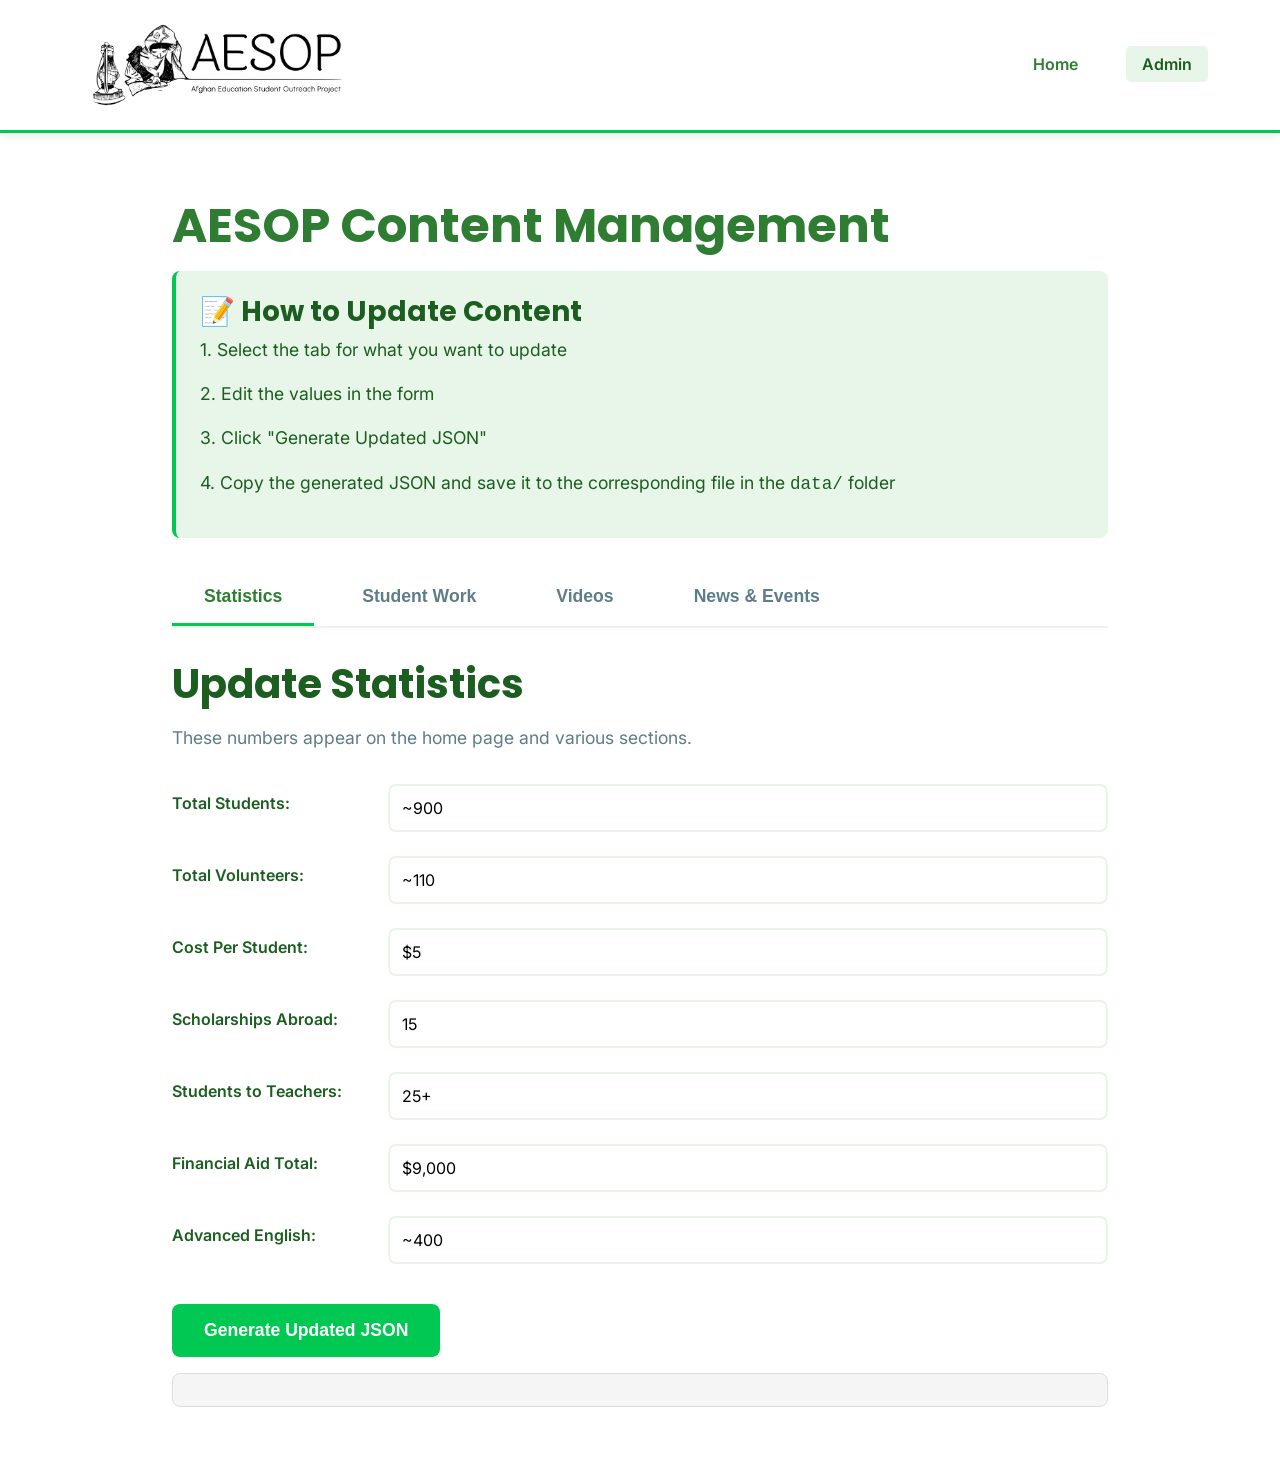
<file: admin.html>
<!DOCTYPE html>
<html lang="en">
<head>
    <meta charset="UTF-8">
    <meta name="viewport" content="width=device-width, initial-scale=1.0">
    <title>AESOP Admin - Content Management</title>
    <link rel="stylesheet" href="styles.css">
    <link href="https://fonts.googleapis.com/css2?family=Inter:wght@400;500;600;700&family=Poppins:wght@600;700;800&display=swap" rel="stylesheet">
    <style>
        .admin-container {
            max-width: 1000px;
            margin: 2rem auto;
            padding: 2rem;
        }
        .admin-tabs {
            display: flex;
            gap: 1rem;
            margin-bottom: 2rem;
            border-bottom: 2px solid var(--light-gray);
        }
        .admin-tab {
            padding: 1rem 2rem;
            cursor: pointer;
            border: none;
            background: none;
            font-size: 1.1rem;
            font-weight: 600;
            color: var(--medium-gray);
            border-bottom: 3px solid transparent;
            transition: all 0.3s ease;
        }
        .admin-tab.active {
            color: var(--primary-green);
            border-bottom-color: var(--bright-green);
        }
        .admin-tab:hover {
            color: var(--primary-green);
        }
        .tab-content {
            display: none;
        }
        .tab-content.active {
            display: block;
        }
        .form-row {
            display: grid;
            grid-template-columns: 200px 1fr;
            gap: 1rem;
            margin-bottom: 1.5rem;
            align-items: center;
        }
        .form-row label {
            font-weight: 600;
            color: var(--dark-navy);
        }
        .form-row input,
        .form-row textarea {
            padding: 0.75rem;
            border: 2px solid var(--light-gray);
            border-radius: 8px;
            font-size: 1rem;
        }
        .btn-save {
            background: var(--bright-green);
            color: white;
            padding: 1rem 2rem;
            border: none;
            border-radius: 8px;
            font-size: 1.1rem;
            font-weight: 600;
            cursor: pointer;
            margin-top: 1rem;
        }
        .btn-save:hover {
            background: var(--emerald);
        }
        .success-message {
            background: var(--bright-green);
            color: white;
            padding: 1rem;
            border-radius: 8px;
            margin-bottom: 1rem;
            display: none;
        }
        .info-box {
            background: var(--light-gray);
            padding: 1.5rem;
            border-radius: 8px;
            margin-bottom: 2rem;
            border-left: 4px solid var(--bright-green);
        }
        .json-output {
            background: #f5f5f5;
            padding: 1rem;
            border-radius: 8px;
            font-family: monospace;
            white-space: pre-wrap;
            max-height: 300px;
            overflow-y: auto;
            margin-top: 1rem;
            border: 1px solid #ddd;
        }
    </style>
</head>
<body>
    <!-- Navigation -->
    <nav>
        <div class="container">
            <a href="index.html" class="logo">
                <img src="AESOP+Logo+Lockup.webp" alt="AESOP Afghanistan Logo">
            </a>
            <ul>
                <li><a href="index.html">Home</a></li>
                <li><a href="admin.html" class="active">Admin</a></li>
            </ul>
        </div>
    </nav>

    <div class="admin-container">
        <h1 style="color: var(--primary-green); margin-bottom: 1rem;">AESOP Content Management</h1>

        <div class="info-box">
            <h3 style="margin-bottom: 0.5rem;">📝 How to Update Content</h3>
            <p>1. Select the tab for what you want to update</p>
            <p>2. Edit the values in the form</p>
            <p>3. Click "Generate Updated JSON"</p>
            <p>4. Copy the generated JSON and save it to the corresponding file in the <code>data/</code> folder</p>
        </div>

        <div class="success-message" id="successMessage">
            ✓ JSON generated successfully! Copy and save to the data file.
        </div>

        <!-- Tabs -->
        <div class="admin-tabs">
            <button class="admin-tab active" onclick="switchTab('stats')">Statistics</button>
            <button class="admin-tab" onclick="switchTab('student-work')">Student Work</button>
            <button class="admin-tab" onclick="switchTab('videos')">Videos</button>
            <button class="admin-tab" onclick="switchTab('news')">News & Events</button>
        </div>

        <!-- Statistics Tab -->
        <div class="tab-content active" id="stats-tab">
            <h2>Update Statistics</h2>
            <p style="color: var(--medium-gray); margin-bottom: 2rem;">These numbers appear on the home page and various sections.</p>

            <div class="form-row">
                <label>Total Students:</label>
                <input type="text" id="totalStudents" value="~900" placeholder="e.g., ~900">
            </div>
            <div class="form-row">
                <label>Total Volunteers:</label>
                <input type="text" id="totalVolunteers" value="~110" placeholder="e.g., ~110">
            </div>
            <div class="form-row">
                <label>Cost Per Student:</label>
                <input type="text" id="costPerStudent" value="$5" placeholder="e.g., $5">
            </div>
            <div class="form-row">
                <label>Scholarships Abroad:</label>
                <input type="text" id="scholarshipsAbroad" value="15" placeholder="e.g., 15">
            </div>
            <div class="form-row">
                <label>Students to Teachers:</label>
                <input type="text" id="studentsToTeachers" value="25+" placeholder="e.g., 25+">
            </div>
            <div class="form-row">
                <label>Financial Aid Total:</label>
                <input type="text" id="financialAid" value="$9,000" placeholder="e.g., $9,000">
            </div>
            <div class="form-row">
                <label>Advanced English:</label>
                <input type="text" id="advancedEnglish" value="~400" placeholder="e.g., ~400">
            </div>

            <button class="btn-save" onclick="generateStatsJSON()">Generate Updated JSON</button>

            <div class="json-output" id="statsOutput"></div>
        </div>

        <!-- Student Work Tab -->
        <div class="tab-content" id="student-work-tab">
            <h2>Manage Student Work</h2>
            <p style="color: var(--medium-gray); margin-bottom: 2rem;">Add poetry and artwork to showcase student creativity.</p>

            <h3>Add New Poetry</h3>
            <div class="form-row">
                <label>Title:</label>
                <input type="text" id="poetryTitle" placeholder="e.g., Hope in the Darkness">
            </div>
            <div class="form-row">
                <label>Author:</label>
                <input type="text" id="poetryAuthor" placeholder="e.g., Fatima A.">
            </div>
            <div class="form-row">
                <label>Date:</label>
                <input type="date" id="poetryDate">
            </div>
            <div class="form-row">
                <label>Content:</label>
                <textarea id="poetryContent" rows="6" placeholder="Enter the poem text here..."></textarea>
            </div>
            <div class="form-row">
                <label>Featured:</label>
                <input type="checkbox" id="poetryFeatured">
            </div>

            <h3 style="margin-top: 2rem;">Add New Artwork</h3>
            <div class="form-row">
                <label>Title:</label>
                <input type="text" id="artworkTitle" placeholder="e.g., Freedom to Learn">
            </div>
            <div class="form-row">
                <label>Artist:</label>
                <input type="text" id="artworkArtist" placeholder="e.g., Mariam K.">
            </div>
            <div class="form-row">
                <label>Date:</label>
                <input type="date" id="artworkDate">
            </div>
            <div class="form-row">
                <label>Image URL:</label>
                <input type="text" id="artworkUrl" placeholder="URL to the artwork image">
            </div>
            <div class="form-row">
                <label>Description:</label>
                <textarea id="artworkDescription" rows="3"></textarea>
            </div>
            <div class="form-row">
                <label>Medium:</label>
                <input type="text" id="artworkMedium" placeholder="e.g., Digital Art, Watercolor">
            </div>
            <div class="form-row">
                <label>Featured:</label>
                <input type="checkbox" id="artworkFeatured">
            </div>

            <button class="btn-save" onclick="addStudentWork()">Add to JSON</button>

            <div class="json-output" id="studentWorkOutput"></div>
        </div>

        <!-- Videos Tab -->
        <div class="tab-content" id="videos-tab">
            <h2>Manage Videos</h2>
            <p style="color: var(--medium-gray); margin-bottom: 2rem;">Add YouTube videos to your video gallery.</p>

            <div class="info-box">
                <p><strong>How to get YouTube Video ID:</strong></p>
                <p>From URL: <code>https://www.youtube.com/watch?v=<strong>dQw4w9WgXcQ</strong></code></p>
                <p>The video ID is the part after <code>v=</code></p>
            </div>

            <div class="form-row">
                <label>Video Title:</label>
                <input type="text" id="videoTitle" placeholder="e.g., Student Testimonials">
            </div>
            <div class="form-row">
                <label>YouTube Video ID:</label>
                <input type="text" id="videoId" placeholder="e.g., dQw4w9WgXcQ">
            </div>
            <div class="form-row">
                <label>Description:</label>
                <textarea id="videoDescription" rows="3"></textarea>
            </div>
            <div class="form-row">
                <label>Category:</label>
                <input type="text" id="videoCategory" placeholder="e.g., Student Stories, Classes, Volunteers">
            </div>
            <div class="form-row">
                <label>Date:</label>
                <input type="date" id="videoDate">
            </div>
            <div class="form-row">
                <label>Featured:</label>
                <input type="checkbox" id="videoFeatured">
            </div>

            <button class="btn-save" onclick="addVideo()">Add Video to JSON</button>

            <div class="json-output" id="videosOutput"></div>
        </div>

        <!-- News & Events Tab -->
        <div class="tab-content" id="news-tab">
            <h2>Manage News & Events</h2>
            <p style="color: var(--medium-gray); margin-bottom: 2rem;">Add news articles and upcoming events.</p>

            <h3>Add News Article</h3>
            <div class="form-row">
                <label>Title:</label>
                <input type="text" id="newsTitle" placeholder="News headline">
            </div>
            <div class="form-row">
                <label>Date:</label>
                <input type="date" id="newsDate">
            </div>
            <div class="form-row">
                <label>Category:</label>
                <input type="text" id="newsCategory" placeholder="e.g., Achievement, Programs, Partnership">
            </div>
            <div class="form-row">
                <label>Content:</label>
                <textarea id="newsContent" rows="5"></textarea>
            </div>
            <div class="form-row">
                <label>Image URL:</label>
                <input type="text" id="newsImageUrl" placeholder="URL to article image">
            </div>
            <div class="form-row">
                <label>Featured:</label>
                <input type="checkbox" id="newsFeatured">
            </div>

            <h3 style="margin-top: 2rem;">Add Upcoming Event</h3>
            <div class="form-row">
                <label>Event Title:</label>
                <input type="text" id="eventTitle" placeholder="Event name">
            </div>
            <div class="form-row">
                <label>Start Date:</label>
                <input type="date" id="eventDate">
            </div>
            <div class="form-row">
                <label>End Date:</label>
                <input type="date" id="eventEndDate">
            </div>
            <div class="form-row">
                <label>Type:</label>
                <input type="text" id="eventType" placeholder="e.g., Registration, Training, Celebration">
            </div>
            <div class="form-row">
                <label>Description:</label>
                <textarea id="eventDescription" rows="3"></textarea>
            </div>
            <div class="form-row">
                <label>Registration Link:</label>
                <input type="text" id="eventLink" placeholder="e.g., students.html#application">
            </div>

            <button class="btn-save" onclick="addNewsEvent()">Add to JSON</button>

            <div class="json-output" id="newsOutput"></div>
        </div>
    </div>

    <script>
        function switchTab(tabName) {
            // Remove active from all tabs and contents
            document.querySelectorAll('.admin-tab').forEach(tab => tab.classList.remove('active'));
            document.querySelectorAll('.tab-content').forEach(content => content.classList.remove('active'));

            // Add active to selected
            event.target.classList.add('active');
            document.getElementById(tabName + '-tab').classList.add('active');
        }

        function showSuccess() {
            const msg = document.getElementById('successMessage');
            msg.style.display = 'block';
            setTimeout(() => msg.style.display = 'none', 5000);
        }

        function generateStatsJSON() {
            const stats = {
                totalStudents: document.getElementById('totalStudents').value,
                totalVolunteers: document.getElementById('totalVolunteers').value,
                costPerStudent: document.getElementById('costPerStudent').value,
                scholarshipsAbroad: document.getElementById('scholarshipsAbroad').value,
                studentsToTeachers: document.getElementById('studentsToTeachers').value,
                financialAid: document.getElementById('financialAid').value,
                advancedEnglish: document.getElementById('advancedEnglish').value,
                completedOneCourse: document.getElementById('totalStudents').value,
                lastUpdated: new Date().toISOString().split('T')[0]
            };

            const output = document.getElementById('statsOutput');
            output.textContent = JSON.stringify(stats, null, 2);
            showSuccess();
        }

        function addStudentWork() {
            const poetry = {
                id: Date.now(),
                title: document.getElementById('poetryTitle').value,
                author: document.getElementById('poetryAuthor').value,
                date: document.getElementById('poetryDate').value,
                content: document.getElementById('poetryContent').value,
                featured: document.getElementById('poetryFeatured').checked
            };

            const artwork = {
                id: Date.now() + 1,
                title: document.getElementById('artworkTitle').value,
                artist: document.getElementById('artworkArtist').value,
                date: document.getElementById('artworkDate').value,
                imageUrl: document.getElementById('artworkUrl').value,
                description: document.getElementById('artworkDescription').value,
                medium: document.getElementById('artworkMedium').value,
                featured: document.getElementById('artworkFeatured').checked
            };

            const output = {
                poetry: [poetry],
                artwork: [artwork],
                lastUpdated: new Date().toISOString().split('T')[0]
            };

            document.getElementById('studentWorkOutput').textContent = JSON.stringify(output, null, 2);
            showSuccess();
        }

        function addVideo() {
            const video = {
                id: Date.now(),
                title: document.getElementById('videoTitle').value,
                youtubeId: document.getElementById('videoId').value,
                description: document.getElementById('videoDescription').value,
                category: document.getElementById('videoCategory').value,
                date: document.getElementById('videoDate').value,
                featured: document.getElementById('videoFeatured').checked
            };

            const output = {
                videos: [video],
                youtubeChannelUrl: "https://www.youtube.com/@AESOPAfghanistan",
                lastUpdated: new Date().toISOString().split('T')[0]
            };

            document.getElementById('videosOutput').textContent = JSON.stringify(output, null, 2);
            showSuccess();
        }

        function addNewsEvent() {
            const news = {
                id: Date.now(),
                title: document.getElementById('newsTitle').value,
                date: document.getElementById('newsDate').value,
                category: document.getElementById('newsCategory').value,
                content: document.getElementById('newsContent').value,
                imageUrl: document.getElementById('newsImageUrl').value,
                featured: document.getElementById('newsFeatured').checked
            };

            const event = {
                id: Date.now() + 1,
                title: document.getElementById('eventTitle').value,
                date: document.getElementById('eventDate').value,
                endDate: document.getElementById('eventEndDate').value,
                type: document.getElementById('eventType').value,
                description: document.getElementById('eventDescription').value,
                registrationLink: document.getElementById('eventLink').value
            };

            const output = {
                news: [news],
                upcomingEvents: [event],
                lastUpdated: new Date().toISOString().split('T')[0]
            };

            document.getElementById('newsOutput').textContent = JSON.stringify(output, null, 2);
            showSuccess();
        }
    </script>
</body>
</html>
</file>
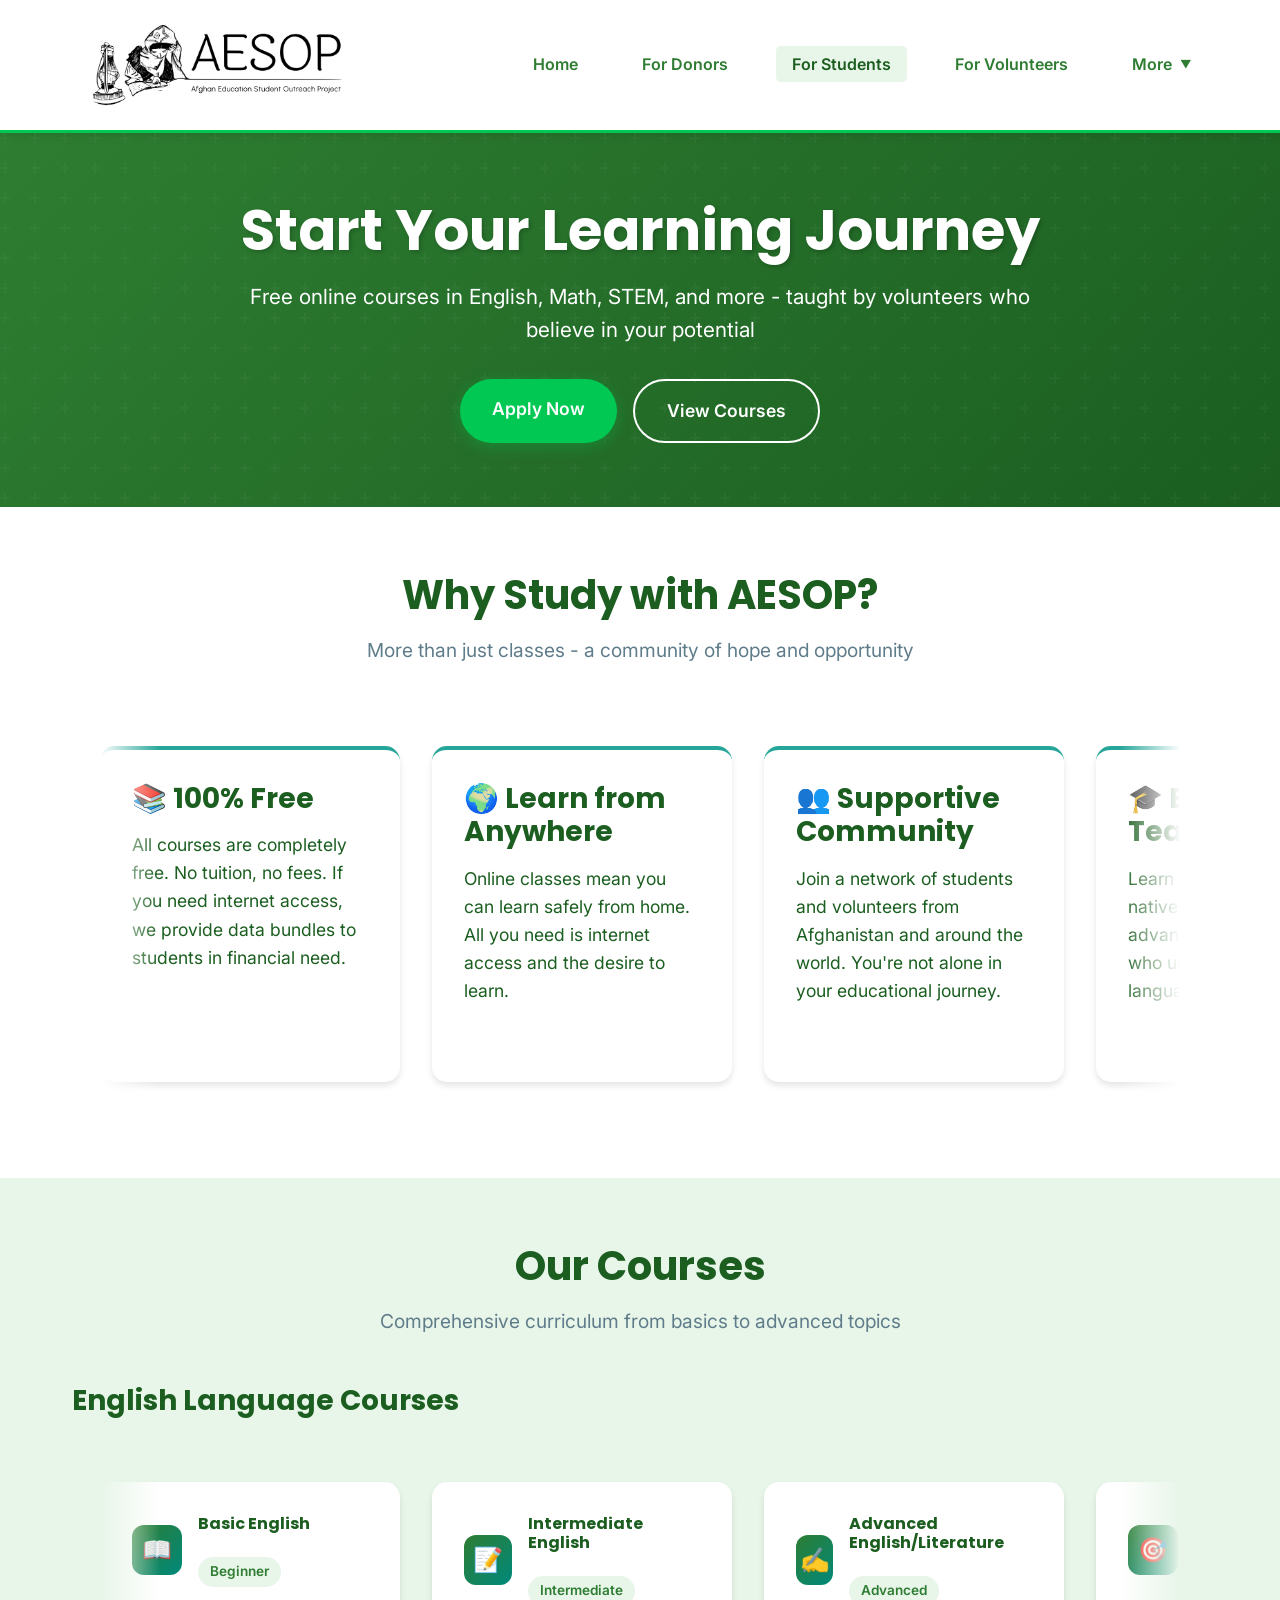
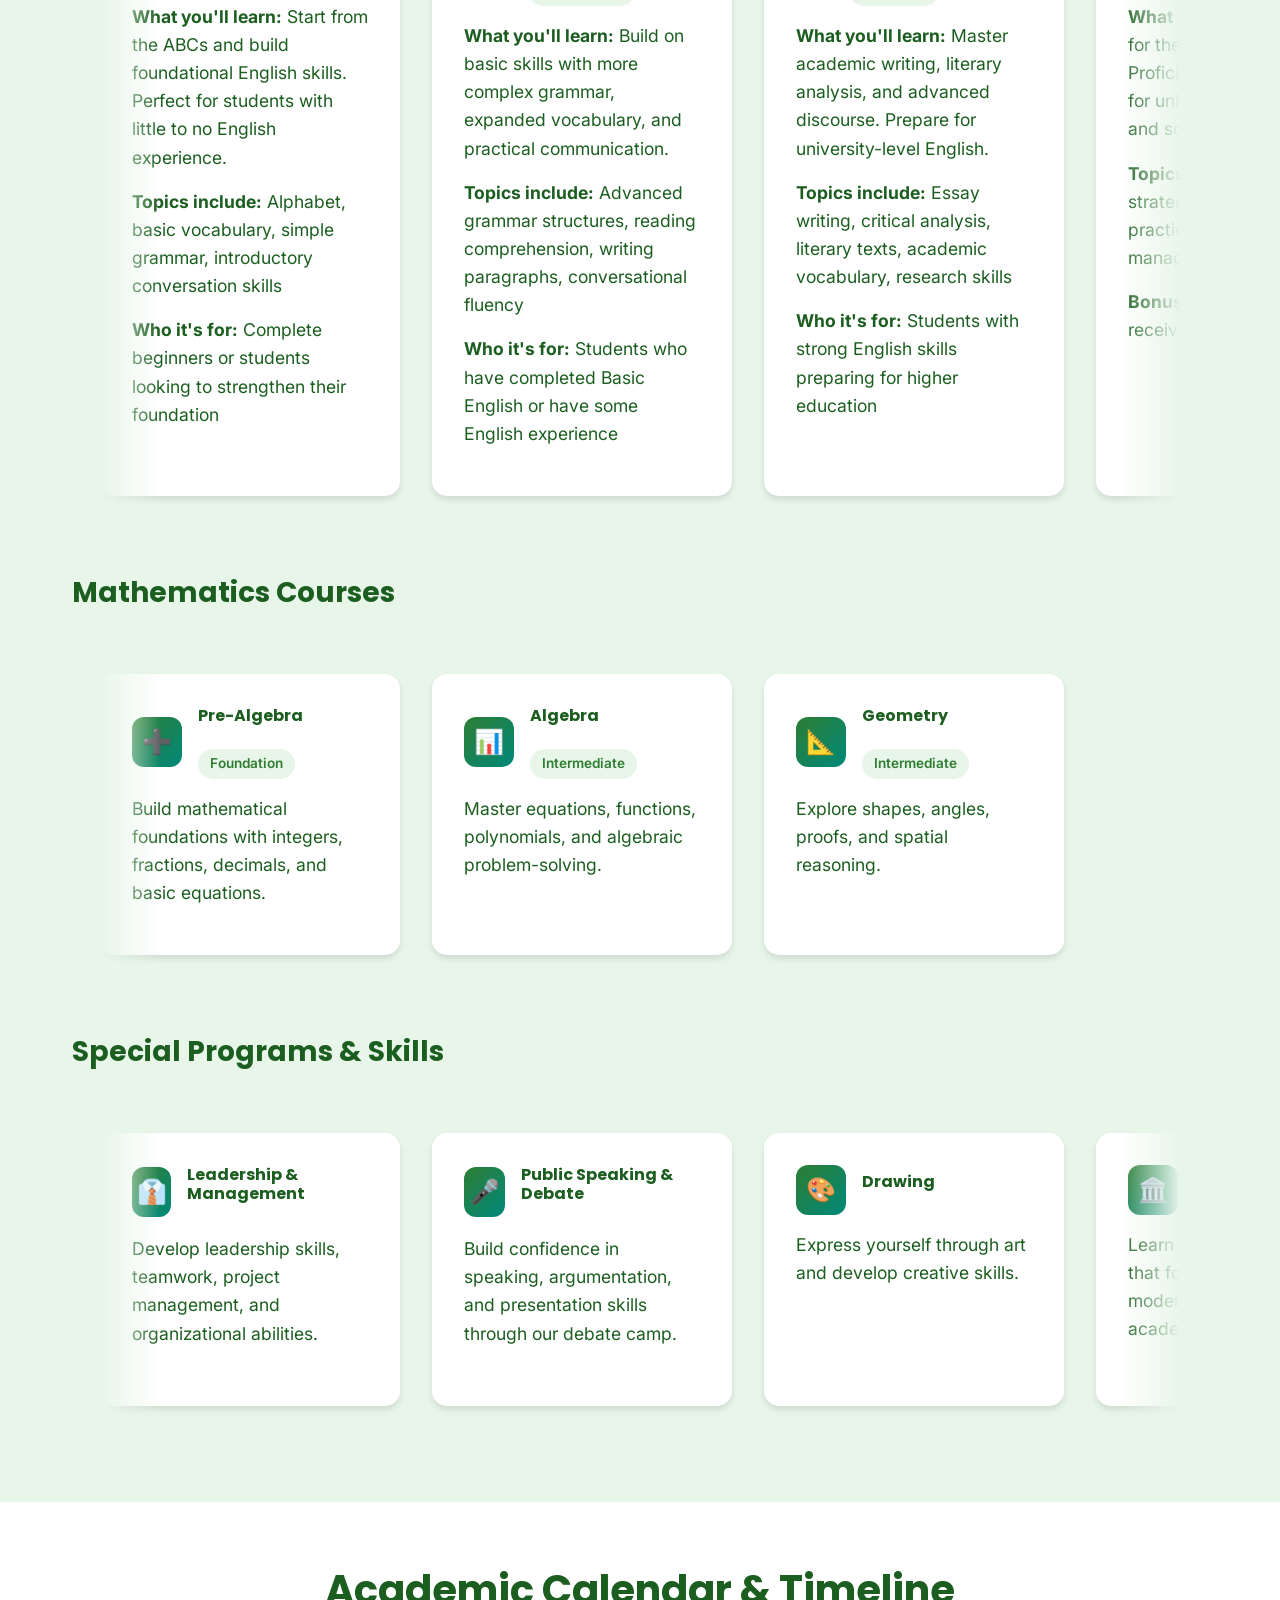
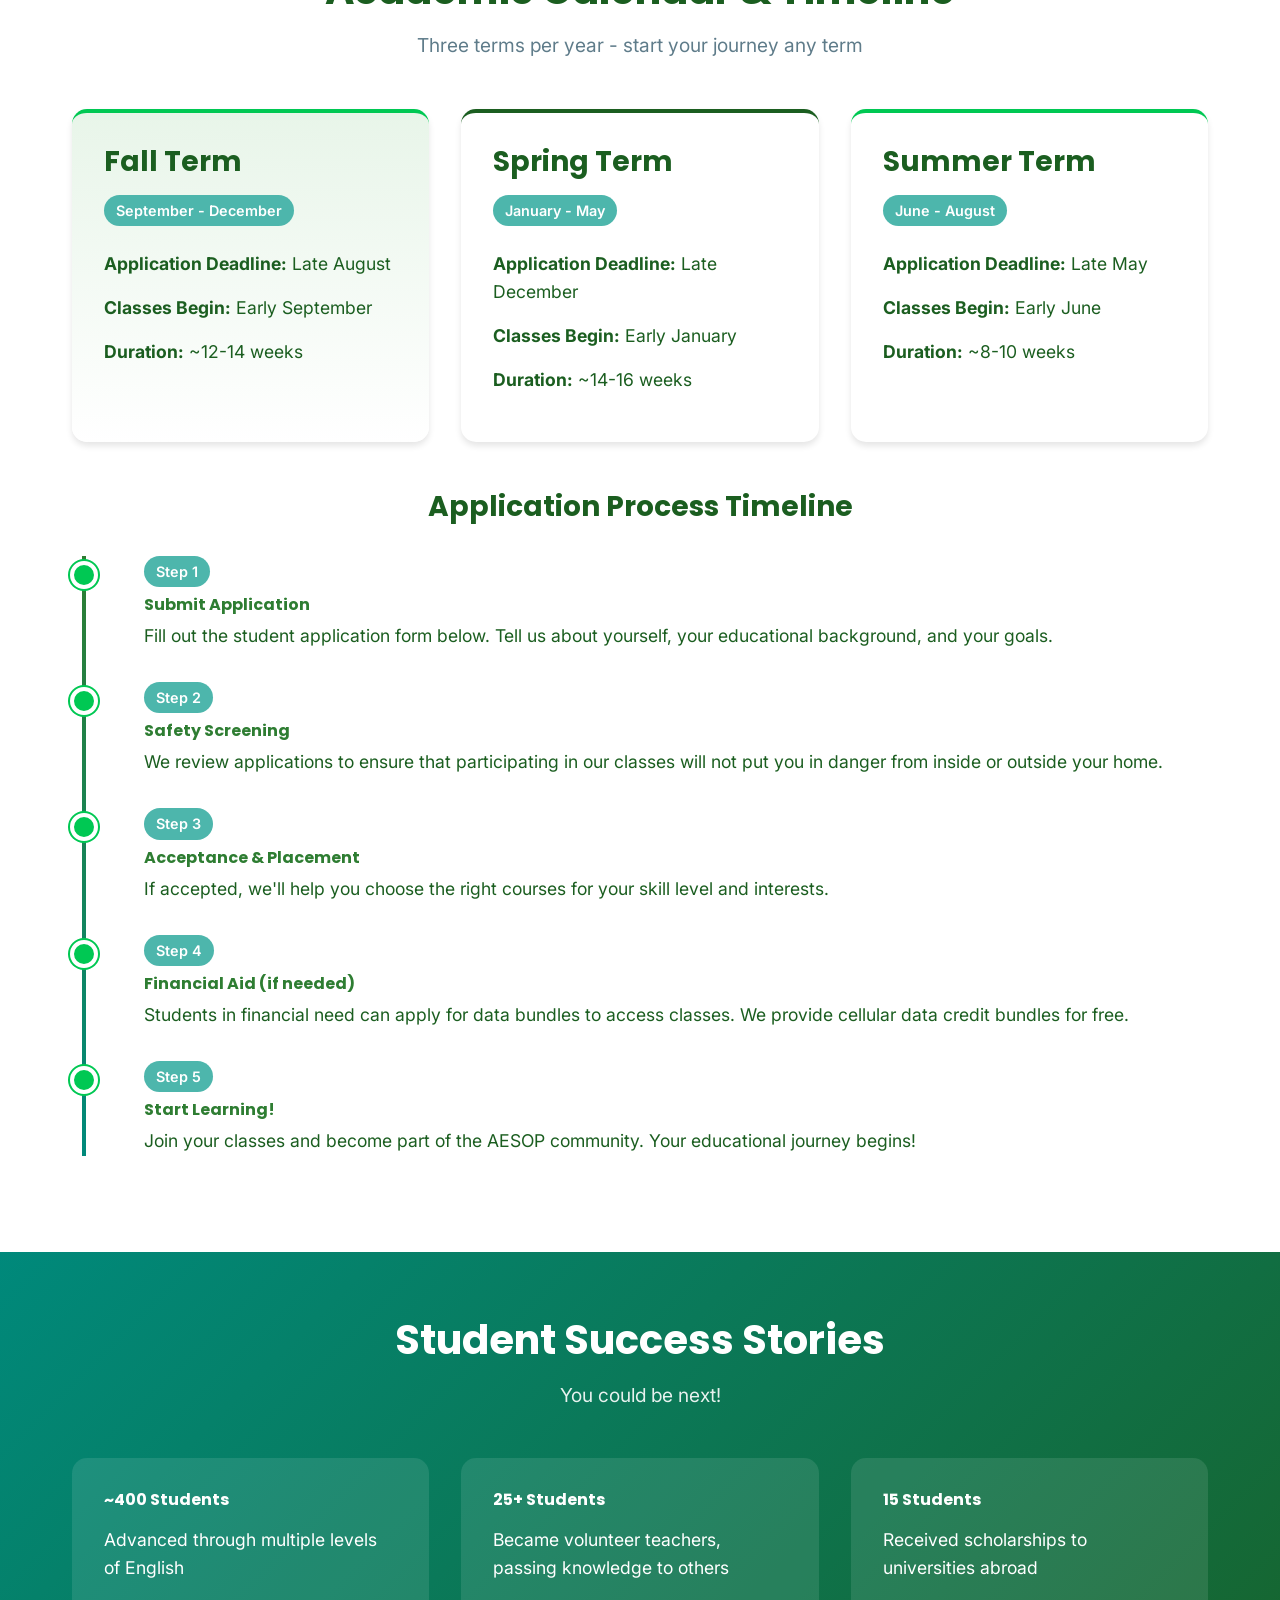
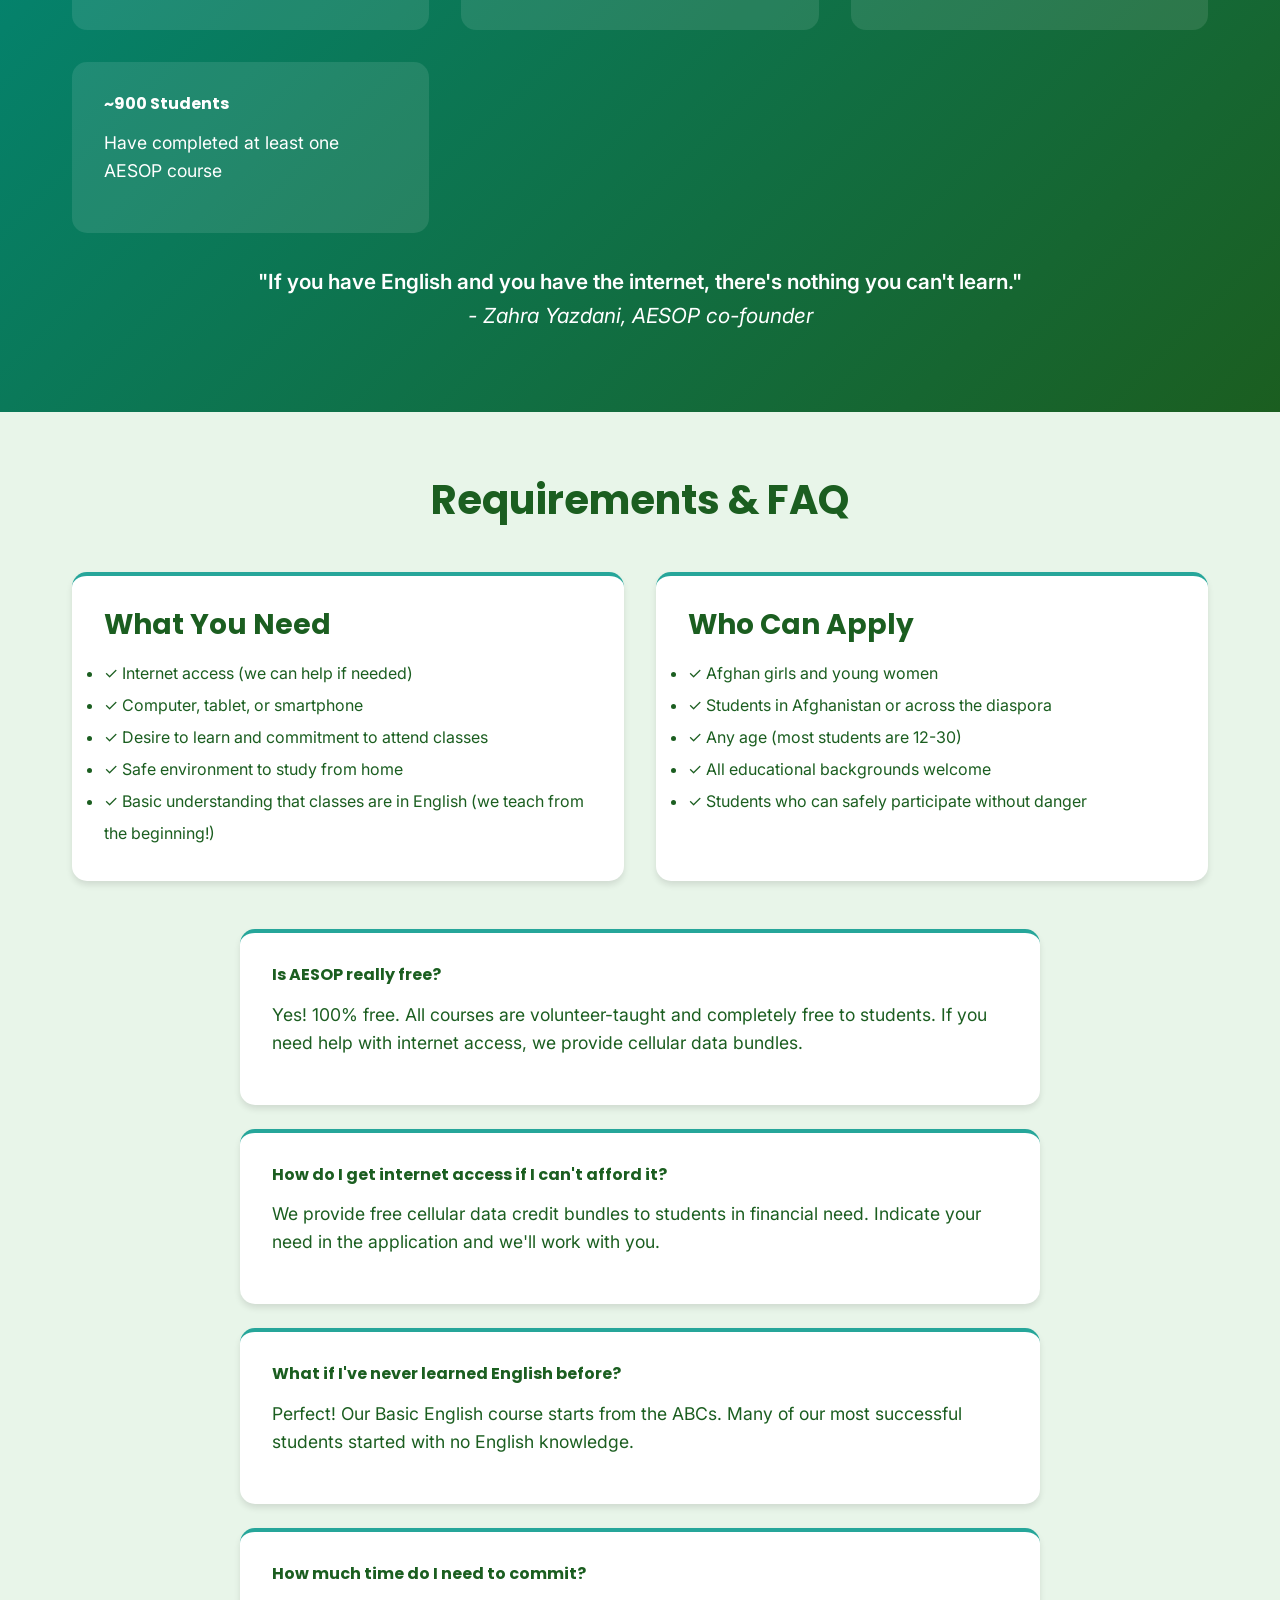
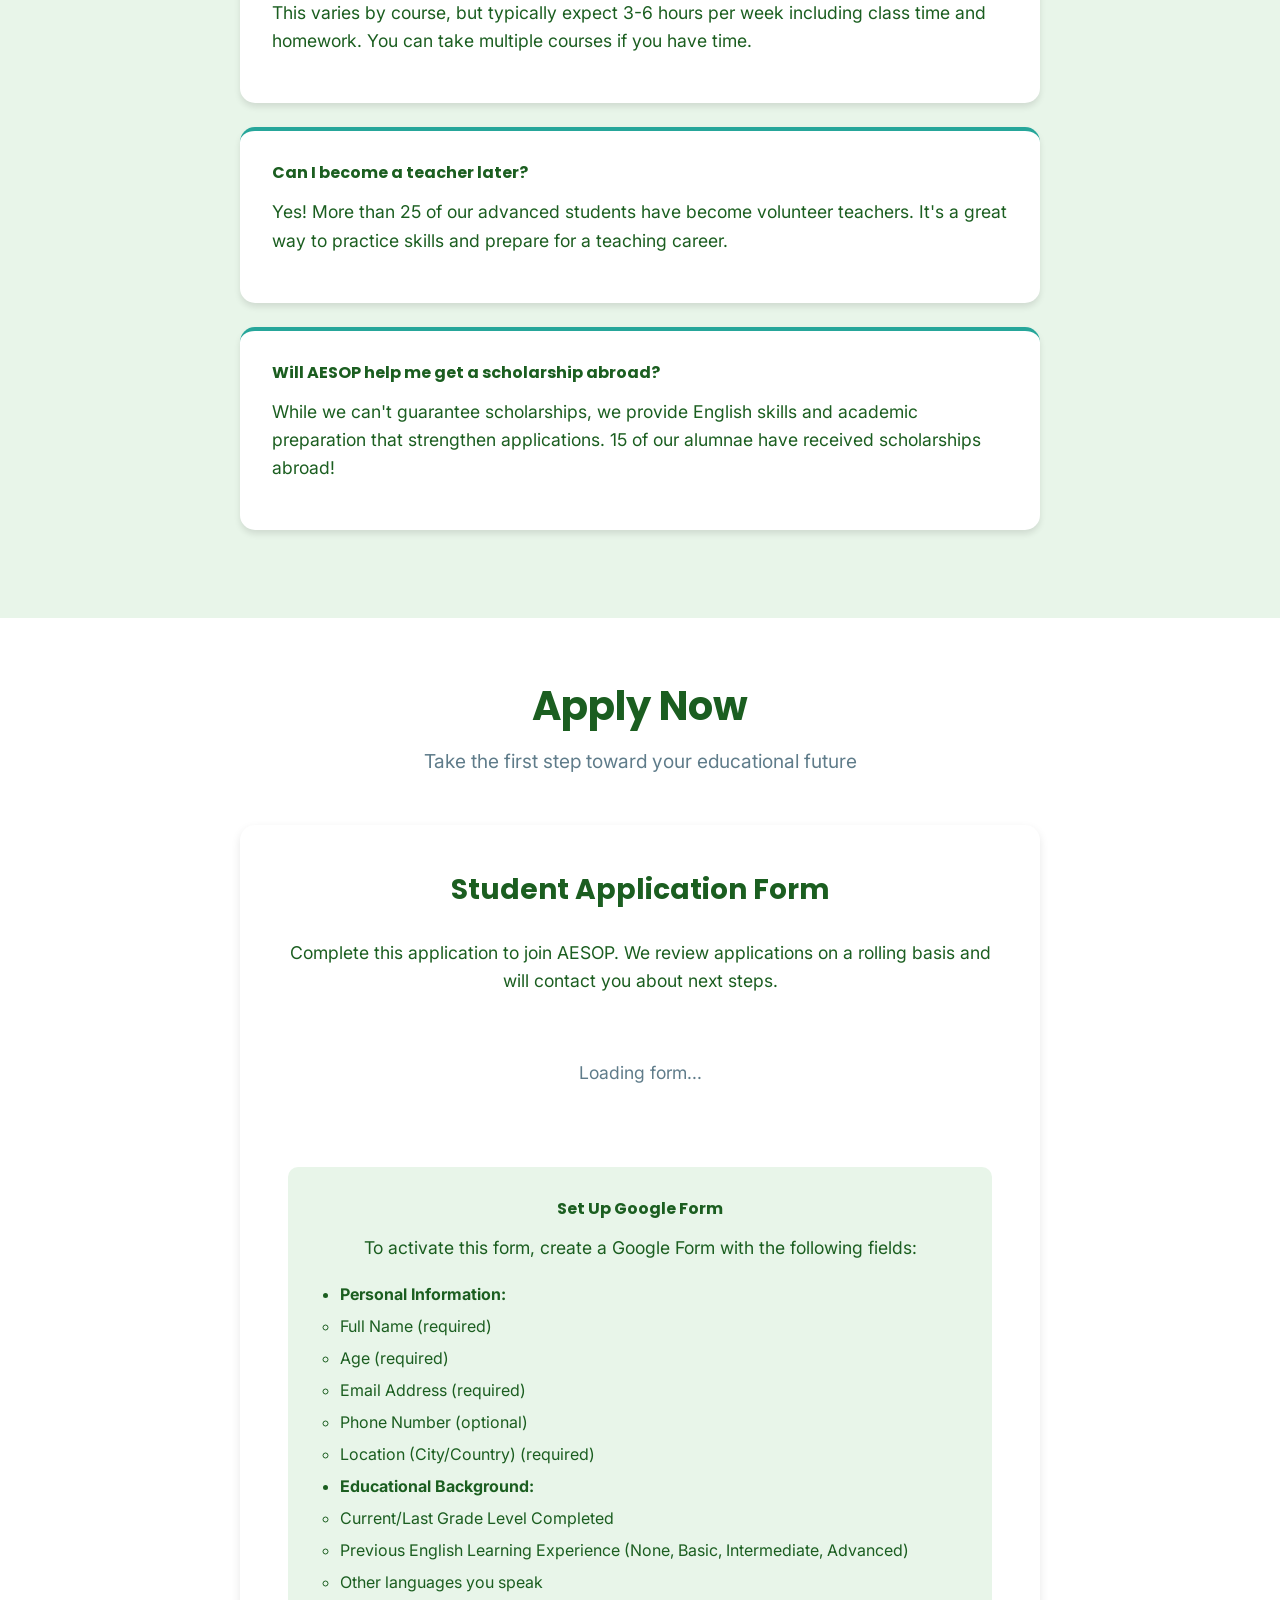
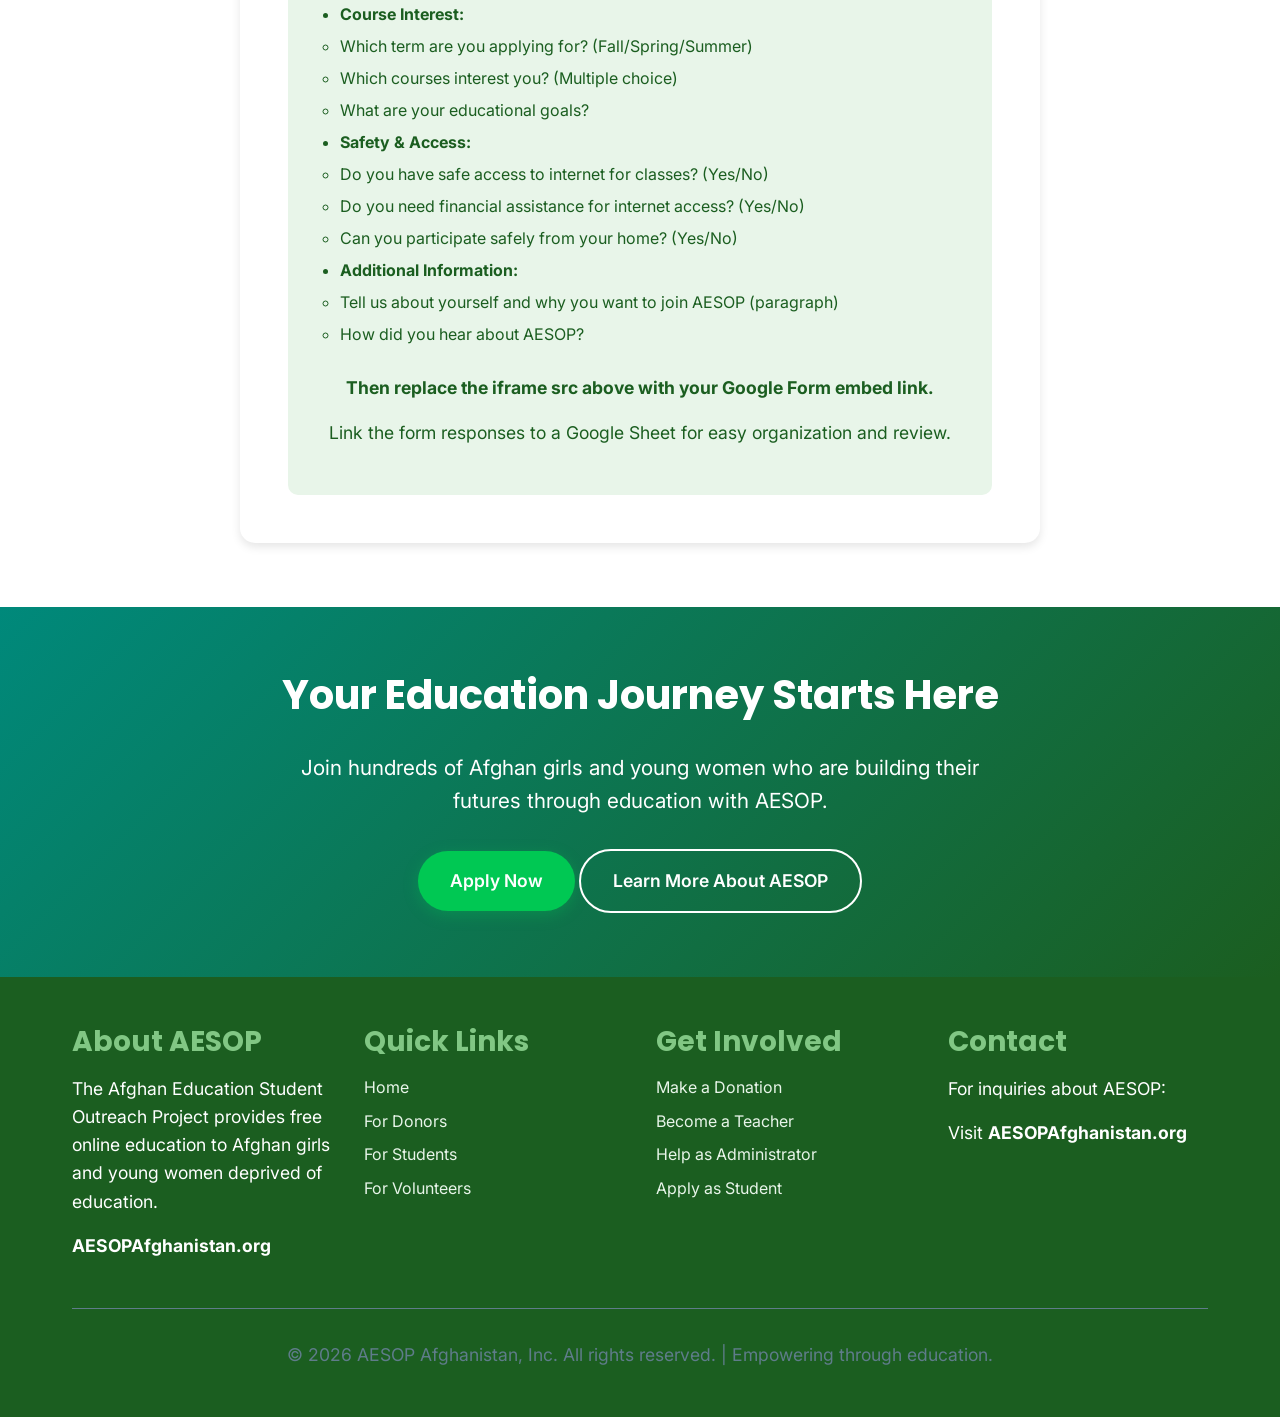
<file: students.html>
<!DOCTYPE html>
<html lang="en">
<head>
    <meta charset="UTF-8">
    <meta name="viewport" content="width=device-width, initial-scale=1.0">
    <title>For Students - AESOP Afghanistan</title>
    <link rel="stylesheet" href="styles.css">
    <link href="https://fonts.googleapis.com/css2?family=Inter:wght@400;500;600;700&family=Poppins:wght@600;700;800&display=swap" rel="stylesheet">
</head>
<body>
    <!-- Navigation -->
    <nav>
        <div class="container">
            <a href="index.html" class="logo">
                <img src="AESOP+Logo+Lockup.webp" alt="AESOP Afghanistan Logo">
            </a>
            <ul>
                <li><a href="index.html">Home</a></li>
                <li><a href="donors.html">For Donors</a></li>
                <li><a href="students.html" class="active">For Students</a></li>
                <li><a href="volunteers.html">For Volunteers</a></li>
                <li class="dropdown">
                    <span class="dropdown-toggle">More</span>
                    <div class="dropdown-menu">
                        <a href="student-work.html">Student Work</a>
                        <a href="videos.html">Videos</a>
                        <a href="news-events.html">News & Events</a>
                        <a href="merch.html">Merch</a>
                    </div>
                </li>
            </ul>
        </div>
    </nav>

    <!-- Hero Section -->
    <section class="hero">
        <div class="container">
            <h1>Start Your Learning Journey</h1>
            <p>Free online courses in English, Math, STEM, and more - taught by volunteers who believe in your potential</p>
            <div class="cta-buttons">
                <a href="#application" class="btn btn-primary">Apply Now</a>
                <a href="#courses" class="btn btn-outline">View Courses</a>
            </div>
        </div>
    </section>

    <!-- Why AESOP Section -->
    <section>
        <div class="container">
            <div class="section-header">
                <h2>Why Study with AESOP?</h2>
                <p>More than just classes - a community of hope and opportunity</p>
            </div>
            <div class="scroll-container">
                <div class="scroll-wrapper">
                    <div class="card">
                        <h3>📚 100% Free</h3>
                        <p>All courses are completely free. No tuition, no fees. If you need internet access, we provide data bundles to students in financial need.</p>
                    </div>
                    <div class="card">
                        <h3>🌍 Learn from Anywhere</h3>
                        <p>Online classes mean you can learn safely from home. All you need is internet access and the desire to learn.</p>
                    </div>
                    <div class="card">
                        <h3>👥 Supportive Community</h3>
                        <p>Join a network of students and volunteers from Afghanistan and around the world. You're not alone in your educational journey.</p>
                    </div>
                    <div class="card">
                        <h3>🎓 Expert Teachers</h3>
                        <p>Learn from experienced native English speakers and advanced Afghan students who understand your language and culture.</p>
                    </div>
                    <div class="card">
                        <h3>🚀 Career Preparation</h3>
                        <p>Develop skills for teaching, online work, leadership, and more. Many students go on to become volunteer teachers themselves.</p>
                    </div>
                    <div class="card">
                        <h3>🌟 College Opportunities</h3>
                        <p>15 of our alumnae have received scholarships abroad. Build your English skills and academic foundation for university applications.</p>
                    </div>
                </div>
            </div>
        </div>
    </section>

    <!-- Course Offerings -->
    <section class="alt-bg" id="courses">
        <div class="container">
            <div class="section-header">
                <h2>Our Courses</h2>
                <p>Comprehensive curriculum from basics to advanced topics</p>
            </div>

            <!-- English Courses -->
            <h3 style="margin-bottom: 2rem; color: var(--primary-teal);">English Language Courses</h3>
            <div class="scroll-container" style="margin-bottom: 3rem;">
                <div class="scroll-wrapper">
                    <div class="course-card">
                        <div class="course-header">
                            <div class="course-icon">📖</div>
                            <div>
                                <h4>Basic English</h4>
                                <span class="course-level">Beginner</span>
                            </div>
                        </div>
                        <p><strong>What you'll learn:</strong> Start from the ABCs and build foundational English skills. Perfect for students with little to no English experience.</p>
                        <p><strong>Topics include:</strong> Alphabet, basic vocabulary, simple grammar, introductory conversation skills</p>
                        <p><strong>Who it's for:</strong> Complete beginners or students looking to strengthen their foundation</p>
                    </div>

                    <div class="course-card">
                        <div class="course-header">
                            <div class="course-icon">📝</div>
                            <div>
                                <h4>Intermediate English</h4>
                                <span class="course-level">Intermediate</span>
                            </div>
                        </div>
                        <p><strong>What you'll learn:</strong> Build on basic skills with more complex grammar, expanded vocabulary, and practical communication.</p>
                        <p><strong>Topics include:</strong> Advanced grammar structures, reading comprehension, writing paragraphs, conversational fluency</p>
                        <p><strong>Who it's for:</strong> Students who have completed Basic English or have some English experience</p>
                    </div>

                    <div class="course-card">
                        <div class="course-header">
                            <div class="course-icon">✍️</div>
                            <div>
                                <h4>Advanced English/Literature</h4>
                                <span class="course-level">Advanced</span>
                            </div>
                        </div>
                        <p><strong>What you'll learn:</strong> Master academic writing, literary analysis, and advanced discourse. Prepare for university-level English.</p>
                        <p><strong>Topics include:</strong> Essay writing, critical analysis, literary texts, academic vocabulary, research skills</p>
                        <p><strong>Who it's for:</strong> Students with strong English skills preparing for higher education</p>
                    </div>

                    <div class="course-card">
                        <div class="course-header">
                            <div class="course-icon">🎯</div>
                            <div>
                                <h4>DuoLingo Test Prep</h4>
                                <span class="course-level">Test Preparation</span>
                            </div>
                        </div>
                        <p><strong>What you'll learn:</strong> Prepare for the DuoLingo English Proficiency Test, essential for university applications and scholarships.</p>
                        <p><strong>Topics include:</strong> Test format, strategies for each section, practice tests, time management</p>
                        <p><strong>Bonus:</strong> Top students receive free DuoLingo tests!</p>
                    </div>
                </div>
            </div>

            <!-- Math Courses -->
            <h3 style="margin-bottom: 2rem; color: var(--primary-teal);">Mathematics Courses</h3>
            <div class="scroll-container" style="margin-bottom: 3rem;">
                <div class="scroll-wrapper">
                    <div class="course-card">
                        <div class="course-header">
                            <div class="course-icon">➕</div>
                            <div>
                                <h4>Pre-Algebra</h4>
                                <span class="course-level">Foundation</span>
                            </div>
                        </div>
                        <p>Build mathematical foundations with integers, fractions, decimals, and basic equations.</p>
                    </div>

                    <div class="course-card">
                        <div class="course-header">
                            <div class="course-icon">📊</div>
                            <div>
                                <h4>Algebra</h4>
                                <span class="course-level">Intermediate</span>
                            </div>
                        </div>
                        <p>Master equations, functions, polynomials, and algebraic problem-solving.</p>
                    </div>

                    <div class="course-card">
                        <div class="course-header">
                            <div class="course-icon">📐</div>
                            <div>
                                <h4>Geometry</h4>
                                <span class="course-level">Intermediate</span>
                            </div>
                        </div>
                        <p>Explore shapes, angles, proofs, and spatial reasoning.</p>
                    </div>
                </div>
            </div>

            <!-- Other Courses -->
            <h3 style="margin-bottom: 2rem; color: var(--primary-teal);">Special Programs & Skills</h3>
            <div class="scroll-container">
                <div class="scroll-wrapper">
                    <div class="course-card">
                        <div class="course-header">
                            <div class="course-icon">👔</div>
                            <div>
                                <h4>Leadership & Management</h4>
                            </div>
                        </div>
                        <p>Develop leadership skills, teamwork, project management, and organizational abilities.</p>
                    </div>

                    <div class="course-card">
                        <div class="course-header">
                            <div class="course-icon">🎤</div>
                            <div>
                                <h4>Public Speaking & Debate</h4>
                            </div>
                        </div>
                        <p>Build confidence in speaking, argumentation, and presentation skills through our debate camp.</p>
                    </div>

                    <div class="course-card">
                        <div class="course-header">
                            <div class="course-icon">🎨</div>
                            <div>
                                <h4>Drawing</h4>
                            </div>
                        </div>
                        <p>Express yourself through art and develop creative skills.</p>
                    </div>

                    <div class="course-card">
                        <div class="course-header">
                            <div class="course-icon">🏛️</div>
                            <div>
                                <h4>Latin</h4>
                            </div>
                        </div>
                        <p>Learn the classical language that forms the basis of many modern languages and academic terms.</p>
                    </div>

                    <div class="course-card">
                        <div class="course-header">
                            <div class="course-icon">🧘</div>
                            <div>
                                <h4>Meditation</h4>
                            </div>
                        </div>
                        <p>Practice mindfulness, stress management, and mental well-being techniques.</p>
                    </div>

                    <div class="course-card">
                        <div class="course-header">
                            <div class="course-icon">💻</div>
                            <div>
                                <h4>STEM Coming Soon</h4>
                                <span class="badge blue">In Development</span>
                            </div>
                        </div>
                        <p>Biology, Chemistry, Physics, Engineering, and Computer Literacy courses expanding soon!</p>
                    </div>
                </div>
            </div>
        </div>
    </section>

    <!-- Academic Calendar -->
    <section>
        <div class="container">
            <div class="section-header">
                <h2>Academic Calendar & Timeline</h2>
                <p>Three terms per year - start your journey any term</p>
            </div>
            <div class="grid grid-3">
                <div class="card highlight">
                    <h3>Fall Term</h3>
                    <span class="timeline-date">September - December</span>
                    <p style="margin-top: 1rem;"><strong>Application Deadline:</strong> Late August</p>
                    <p><strong>Classes Begin:</strong> Early September</p>
                    <p><strong>Duration:</strong> ~12-14 weeks</p>
                </div>
                <div class="card purple-accent">
                    <h3>Spring Term</h3>
                    <span class="timeline-date">January - May</span>
                    <p style="margin-top: 1rem;"><strong>Application Deadline:</strong> Late December</p>
                    <p><strong>Classes Begin:</strong> Early January</p>
                    <p><strong>Duration:</strong> ~14-16 weeks</p>
                </div>
                <div class="card green-accent">
                    <h3>Summer Term</h3>
                    <span class="timeline-date">June - August</span>
                    <p style="margin-top: 1rem;"><strong>Application Deadline:</strong> Late May</p>
                    <p><strong>Classes Begin:</strong> Early June</p>
                    <p><strong>Duration:</strong> ~8-10 weeks</p>
                </div>
            </div>

            <div style="margin-top: 3rem;">
                <h3 style="text-align: center; margin-bottom: 2rem;">Application Process Timeline</h3>
                <div class="timeline">
                    <div class="timeline-item">
                        <span class="timeline-date">Step 1</span>
                        <h4>Submit Application</h4>
                        <p>Fill out the student application form below. Tell us about yourself, your educational background, and your goals.</p>
                    </div>
                    <div class="timeline-item">
                        <span class="timeline-date">Step 2</span>
                        <h4>Safety Screening</h4>
                        <p>We review applications to ensure that participating in our classes will not put you in danger from inside or outside your home.</p>
                    </div>
                    <div class="timeline-item">
                        <span class="timeline-date">Step 3</span>
                        <h4>Acceptance & Placement</h4>
                        <p>If accepted, we'll help you choose the right courses for your skill level and interests.</p>
                    </div>
                    <div class="timeline-item">
                        <span class="timeline-date">Step 4</span>
                        <h4>Financial Aid (if needed)</h4>
                        <p>Students in financial need can apply for data bundles to access classes. We provide cellular data credit bundles for free.</p>
                    </div>
                    <div class="timeline-item">
                        <span class="timeline-date">Step 5</span>
                        <h4>Start Learning!</h4>
                        <p>Join your classes and become part of the AESOP community. Your educational journey begins!</p>
                    </div>
                </div>
            </div>
        </div>
    </section>

    <!-- Student Success -->
    <section class="accent-bg">
        <div class="container">
            <div class="section-header">
                <h2>Student Success Stories</h2>
                <p>You could be next!</p>
            </div>
            <div class="grid grid-2">
                <div style="background: rgba(255,255,255,0.1); padding: 2rem; border-radius: 15px;">
                    <h4 style="color: var(--white);">~400 Students</h4>
                    <p>Advanced through multiple levels of English</p>
                </div>
                <div style="background: rgba(255,255,255,0.1); padding: 2rem; border-radius: 15px;">
                    <h4 style="color: var(--white);">25+ Students</h4>
                    <p>Became volunteer teachers, passing knowledge to others</p>
                </div>
                <div style="background: rgba(255,255,255,0.1); padding: 2rem; border-radius: 15px;">
                    <h4 style="color: var(--white);">15 Students</h4>
                    <p>Received scholarships to universities abroad</p>
                </div>
                <div style="background: rgba(255,255,255,0.1); padding: 2rem; border-radius: 15px;">
                    <h4 style="color: var(--white);">~900 Students</h4>
                    <p>Have completed at least one AESOP course</p>
                </div>
            </div>
            <p style="text-align: center; font-size: 1.3rem; margin-top: 2rem; font-weight: 600;">
                "If you have English and you have the internet, there's nothing you can't learn."
                <br><em style="font-weight: 400;">- Zahra Yazdani, AESOP co-founder</em>
            </p>
        </div>
    </section>

    <!-- Requirements & FAQ -->
    <section class="alt-bg">
        <div class="container">
            <div class="section-header">
                <h2>Requirements & FAQ</h2>
            </div>
            <div class="grid grid-2">
                <div class="card">
                    <h3>What You Need</h3>
                    <ul style="margin-top: 1rem; line-height: 2;">
                        <li>✓ Internet access (we can help if needed)</li>
                        <li>✓ Computer, tablet, or smartphone</li>
                        <li>✓ Desire to learn and commitment to attend classes</li>
                        <li>✓ Safe environment to study from home</li>
                        <li>✓ Basic understanding that classes are in English (we teach from the beginning!)</li>
                    </ul>
                </div>
                <div class="card">
                    <h3>Who Can Apply</h3>
                    <ul style="margin-top: 1rem; line-height: 2;">
                        <li>✓ Afghan girls and young women</li>
                        <li>✓ Students in Afghanistan or across the diaspora</li>
                        <li>✓ Any age (most students are 12-30)</li>
                        <li>✓ All educational backgrounds welcome</li>
                        <li>✓ Students who can safely participate without danger</li>
                    </ul>
                </div>
            </div>

            <div style="max-width: 800px; margin: 3rem auto 0;">
                <div class="card" style="margin-bottom: 1.5rem;">
                    <h4>Is AESOP really free?</h4>
                    <p>Yes! 100% free. All courses are volunteer-taught and completely free to students. If you need help with internet access, we provide cellular data bundles.</p>
                </div>
                <div class="card" style="margin-bottom: 1.5rem;">
                    <h4>How do I get internet access if I can't afford it?</h4>
                    <p>We provide free cellular data credit bundles to students in financial need. Indicate your need in the application and we'll work with you.</p>
                </div>
                <div class="card" style="margin-bottom: 1.5rem;">
                    <h4>What if I've never learned English before?</h4>
                    <p>Perfect! Our Basic English course starts from the ABCs. Many of our most successful students started with no English knowledge.</p>
                </div>
                <div class="card" style="margin-bottom: 1.5rem;">
                    <h4>How much time do I need to commit?</h4>
                    <p>This varies by course, but typically expect 3-6 hours per week including class time and homework. You can take multiple courses if you have time.</p>
                </div>
                <div class="card" style="margin-bottom: 1.5rem;">
                    <h4>Can I become a teacher later?</h4>
                    <p>Yes! More than 25 of our advanced students have become volunteer teachers. It's a great way to practice skills and prepare for a teaching career.</p>
                </div>
                <div class="card" style="margin-bottom: 1.5rem;">
                    <h4>Will AESOP help me get a scholarship abroad?</h4>
                    <p>While we can't guarantee scholarships, we provide English skills and academic preparation that strengthen applications. 15 of our alumnae have received scholarships abroad!</p>
                </div>
            </div>
        </div>
    </section>

    <!-- Application Form -->
    <section id="application">
        <div class="container">
            <div class="section-header">
                <h2>Apply Now</h2>
                <p>Take the first step toward your educational future</p>
            </div>

            <div class="form-section">
                <h3 style="text-align: center; margin-bottom: 2rem;">Student Application Form</h3>
                <p style="text-align: center; margin-bottom: 2rem;">
                    Complete this application to join AESOP. We review applications on a rolling basis and will contact you about next steps.
                </p>

                <!-- Google Form Embed -->
                <iframe
                    src="https://docs.google.com/forms/d/e/1FAIpQLSdSTUDENT_APPLICATION_FORM_ID/viewform?embedded=true"
                    width="100%"
                    height="2000"
                    frameborder="0"
                    marginheight="0"
                    marginwidth="0"
                    style="border-radius: 10px;">
                    Loading application form...
                </iframe>

                <!-- Placeholder form setup instructions -->
                <div style="background: var(--light-gray); padding: 2rem; border-radius: 10px; text-align: center; margin-top: 2rem;">
                    <h4>Set Up Google Form</h4>
                    <p>To activate this form, create a Google Form with the following fields:</p>
                    <ul style="text-align: left; max-width: 600px; margin: 1rem auto; line-height: 2;">
                        <li><strong>Personal Information:</strong>
                            <ul>
                                <li>Full Name (required)</li>
                                <li>Age (required)</li>
                                <li>Email Address (required)</li>
                                <li>Phone Number (optional)</li>
                                <li>Location (City/Country) (required)</li>
                            </ul>
                        </li>
                        <li><strong>Educational Background:</strong>
                            <ul>
                                <li>Current/Last Grade Level Completed</li>
                                <li>Previous English Learning Experience (None, Basic, Intermediate, Advanced)</li>
                                <li>Other languages you speak</li>
                            </ul>
                        </li>
                        <li><strong>Course Interest:</strong>
                            <ul>
                                <li>Which term are you applying for? (Fall/Spring/Summer)</li>
                                <li>Which courses interest you? (Multiple choice)</li>
                                <li>What are your educational goals?</li>
                            </ul>
                        </li>
                        <li><strong>Safety & Access:</strong>
                            <ul>
                                <li>Do you have safe access to internet for classes? (Yes/No)</li>
                                <li>Do you need financial assistance for internet access? (Yes/No)</li>
                                <li>Can you participate safely from your home? (Yes/No)</li>
                            </ul>
                        </li>
                        <li><strong>Additional Information:</strong>
                            <ul>
                                <li>Tell us about yourself and why you want to join AESOP (paragraph)</li>
                                <li>How did you hear about AESOP?</li>
                            </ul>
                        </li>
                    </ul>
                    <p style="margin-top: 1.5rem;"><strong>Then replace the iframe src above with your Google Form embed link.</strong></p>
                    <p>Link the form responses to a Google Sheet for easy organization and review.</p>
                </div>
            </div>
        </div>
    </section>

    <!-- Final CTA -->
    <section class="accent-bg">
        <div class="container text-center">
            <h2>Your Education Journey Starts Here</h2>
            <p style="font-size: 1.3rem; max-width: 700px; margin: 2rem auto;">Join hundreds of Afghan girls and young women who are building their futures through education with AESOP.</p>
            <div class="cta-buttons">
                <a href="#application" class="btn btn-primary">Apply Now</a>
                <a href="index.html" class="btn btn-outline">Learn More About AESOP</a>
            </div>
        </div>
    </section>

    <!-- Footer -->
    <footer>
        <div class="container">
            <div class="footer-content">
                <div class="footer-section">
                    <h3>About AESOP</h3>
                    <p>The Afghan Education Student Outreach Project provides free online education to Afghan girls and young women deprived of education.</p>
                    <p><strong>AESOPAfghanistan.org</strong></p>
                </div>
                <div class="footer-section">
                    <h3>Quick Links</h3>
                    <ul>
                        <li><a href="index.html">Home</a></li>
                        <li><a href="donors.html">For Donors</a></li>
                        <li><a href="students.html">For Students</a></li>
                        <li><a href="volunteers.html">For Volunteers</a></li>
                    </ul>
                </div>
                <div class="footer-section">
                    <h3>Get Involved</h3>
                    <ul>
                        <li><a href="donors.html">Make a Donation</a></li>
                        <li><a href="volunteers.html">Become a Teacher</a></li>
                        <li><a href="volunteers.html">Help as Administrator</a></li>
                        <li><a href="students.html">Apply as Student</a></li>
                    </ul>
                </div>
                <div class="footer-section">
                    <h3>Contact</h3>
                    <p>For inquiries about AESOP:</p>
                    <p>Visit <strong>AESOPAfghanistan.org</strong></p>
                </div>
            </div>
            <div class="footer-bottom">
                <p>&copy; 2024 AESOP Afghanistan, Inc. All rights reserved. | Empowering through education.</p>
            </div>
        </div>
    </footer>

    <script src="script.js"></script>
</body>
</html>
</file>
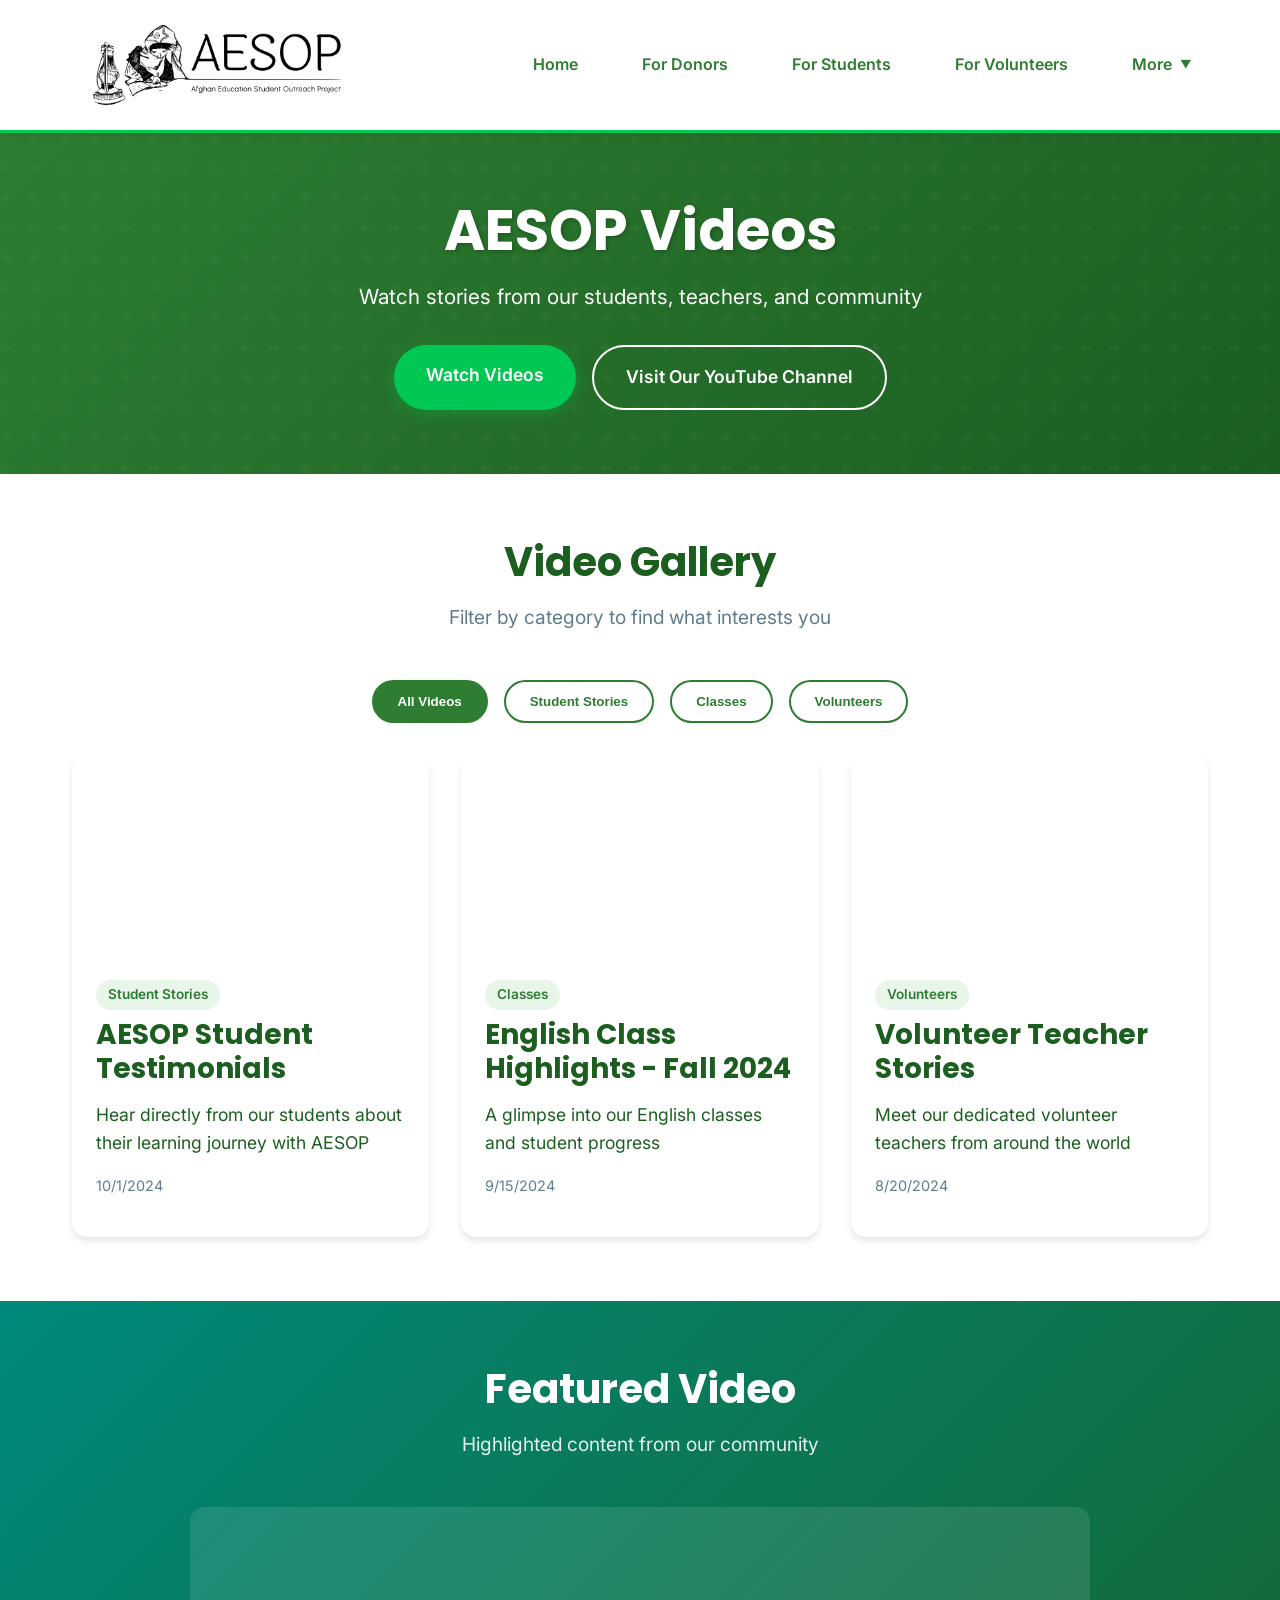
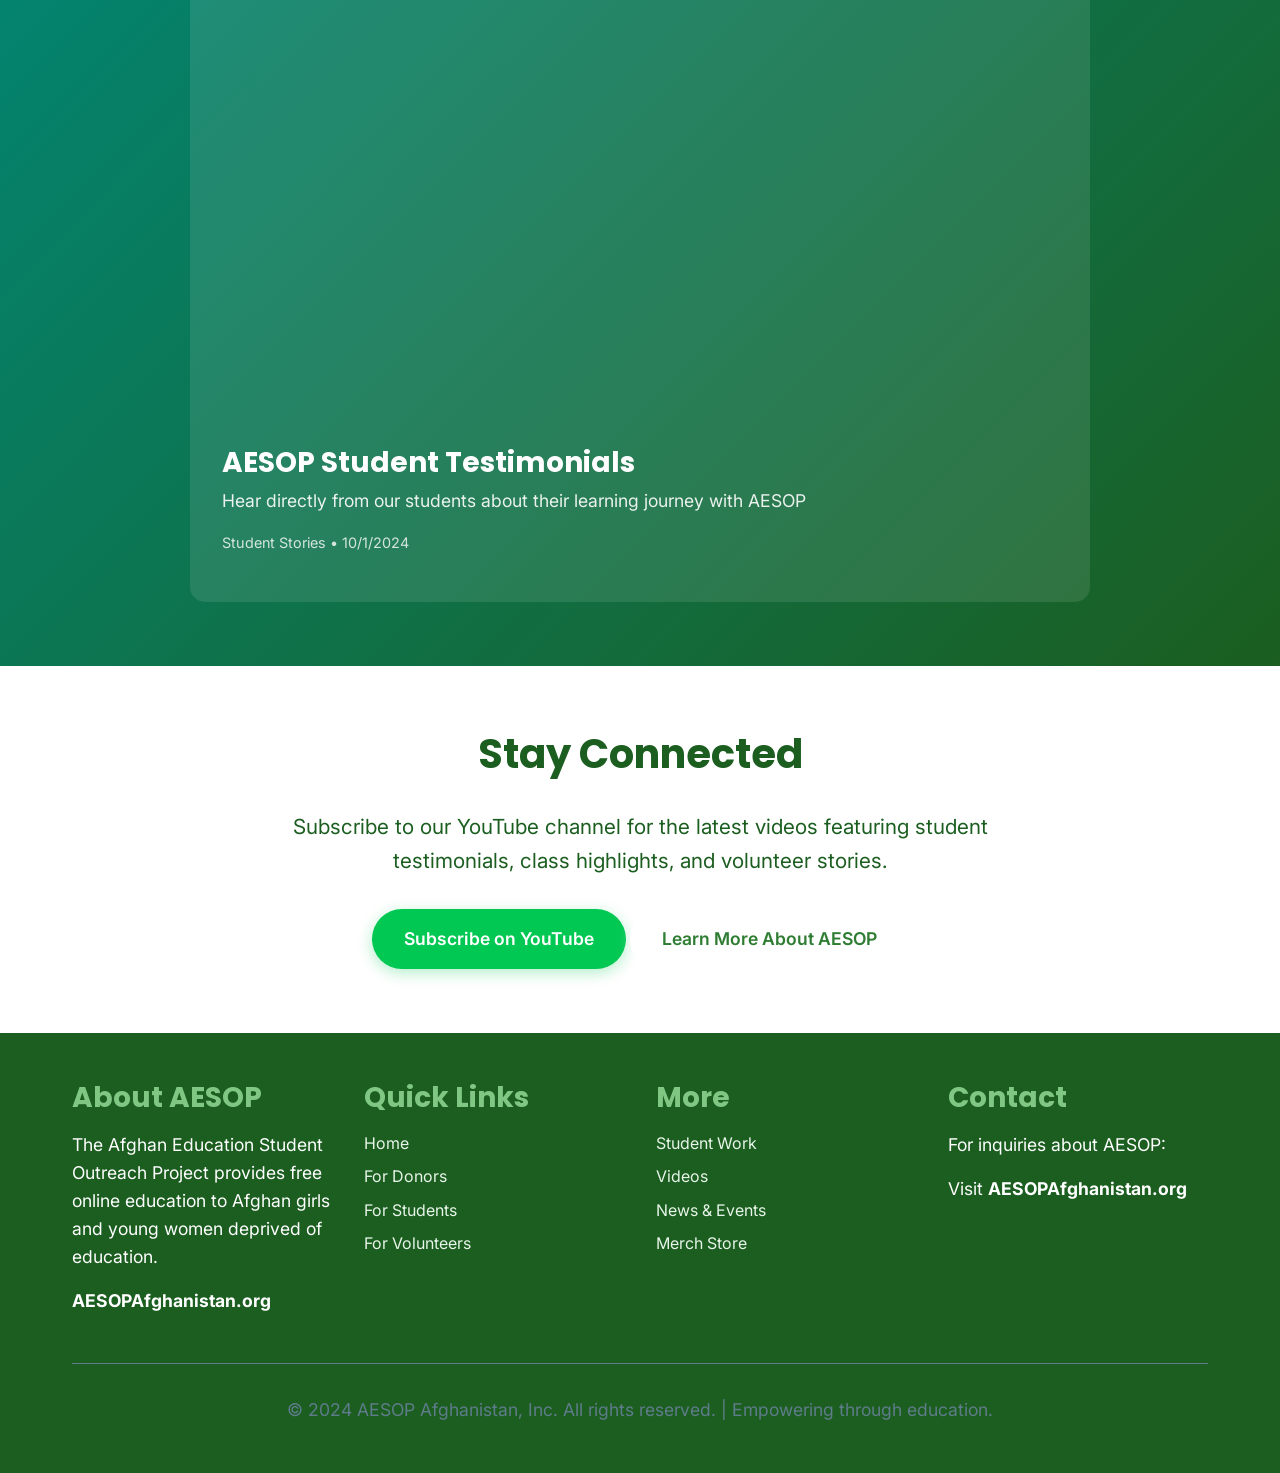
<file: videos.html>
<!DOCTYPE html>
<html lang="en">
<head>
    <meta charset="UTF-8">
    <meta name="viewport" content="width=device-width, initial-scale=1.0">
    <title>Videos - AESOP Afghanistan</title>
    <link rel="stylesheet" href="styles.css">
    <link href="https://fonts.googleapis.com/css2?family=Inter:wght@400;500;600;700&family=Poppins:wght@600;700;800&display=swap" rel="stylesheet">
    <style>
        .video-card {
            background: var(--white);
            border-radius: 15px;
            overflow: hidden;
            box-shadow: 0 4px 6px rgba(0, 0, 0, 0.1);
            transition: transform 0.3s ease, box-shadow 0.3s ease;
        }

        .video-card:hover {
            transform: translateY(-5px);
            box-shadow: 0 8px 15px rgba(0, 0, 0, 0.15);
        }

        .video-embed {
            position: relative;
            padding-bottom: 56.25%; /* 16:9 aspect ratio */
            height: 0;
            overflow: hidden;
        }

        .video-embed iframe {
            position: absolute;
            top: 0;
            left: 0;
            width: 100%;
            height: 100%;
        }

        .video-info {
            padding: 1.5rem;
        }

        .video-category {
            display: inline-block;
            background: var(--light-gray);
            color: var(--primary-green);
            padding: 0.25rem 0.75rem;
            border-radius: 20px;
            font-size: 0.85rem;
            font-weight: 600;
            margin-bottom: 0.5rem;
        }

        .filter-buttons {
            display: flex;
            gap: 1rem;
            justify-content: center;
            flex-wrap: wrap;
            margin-bottom: 2rem;
        }

        .filter-btn {
            padding: 0.75rem 1.5rem;
            border: 2px solid var(--primary-green);
            background: white;
            color: var(--primary-green);
            border-radius: 25px;
            font-weight: 600;
            cursor: pointer;
            transition: all 0.3s ease;
        }

        .filter-btn:hover,
        .filter-btn.active {
            background: var(--primary-green);
            color: white;
        }
    </style>
</head>
<body>
    <!-- Navigation -->
    <nav>
        <div class="container">
            <a href="index.html" class="logo">
                <img src="AESOP+Logo+Lockup.webp" alt="AESOP Afghanistan Logo">
            </a>
            <ul>
                <li><a href="index.html">Home</a></li>
                <li><a href="donors.html">For Donors</a></li>
                <li><a href="students.html">For Students</a></li>
                <li><a href="volunteers.html">For Volunteers</a></li>
                <li class="dropdown">
                    <span class="dropdown-toggle">More</span>
                    <div class="dropdown-menu">
                        <a href="student-work.html">Student Work</a>
                        <a href="videos.html" class="active">Videos</a>
                        <a href="news-events.html">News & Events</a>
                        <a href="merch.html">Merch</a>
                    </div>
                </li>
            </ul>
        </div>
    </nav>

    <!-- Hero Section -->
    <section class="hero">
        <div class="container">
            <h1>AESOP Videos</h1>
            <p>Watch stories from our students, teachers, and community</p>
            <div class="cta-buttons">
                <a href="#videos" class="btn btn-primary">Watch Videos</a>
                <a href="#" id="channelLink" class="btn btn-outline" target="_blank">Visit Our YouTube Channel</a>
            </div>
        </div>
    </section>

    <!-- Filter Buttons -->
    <section id="videos">
        <div class="container">
            <div class="section-header">
                <h2>Video Gallery</h2>
                <p>Filter by category to find what interests you</p>
            </div>

            <div class="filter-buttons">
                <button class="filter-btn active" onclick="filterVideos('all')">All Videos</button>
                <button class="filter-btn" onclick="filterVideos('Student Stories')">Student Stories</button>
                <button class="filter-btn" onclick="filterVideos('Classes')">Classes</button>
                <button class="filter-btn" onclick="filterVideos('Volunteers')">Volunteers</button>
            </div>

            <div class="grid grid-2" id="videos-container">
                <!-- Videos will be loaded here -->
            </div>
        </div>
    </section>

    <!-- Featured Video -->
    <section class="accent-bg">
        <div class="container">
            <div class="section-header">
                <h2>Featured Video</h2>
                <p>Highlighted content from our community</p>
            </div>
            <div style="max-width: 900px; margin: 0 auto;">
                <div id="featured-video" style="background: rgba(255,255,255,0.1); border-radius: 15px; overflow: hidden;">
                    <!-- Featured video will load here -->
                </div>
            </div>
        </div>
    </section>

    <!-- Subscribe CTA -->
    <section>
        <div class="container text-center">
            <h2>Stay Connected</h2>
            <p style="font-size: 1.3rem; max-width: 700px; margin: 2rem auto;">Subscribe to our YouTube channel for the latest videos featuring student testimonials, class highlights, and volunteer stories.</p>
            <div class="cta-buttons">
                <a href="#" id="subscribeLink" class="btn btn-primary" target="_blank">Subscribe on YouTube</a>
                <a href="index.html" class="btn btn-secondary">Learn More About AESOP</a>
            </div>
        </div>
    </section>

    <!-- Footer -->
    <footer>
        <div class="container">
            <div class="footer-content">
                <div class="footer-section">
                    <h3>About AESOP</h3>
                    <p>The Afghan Education Student Outreach Project provides free online education to Afghan girls and young women deprived of education.</p>
                    <p><strong>AESOPAfghanistan.org</strong></p>
                </div>
                <div class="footer-section">
                    <h3>Quick Links</h3>
                    <ul>
                        <li><a href="index.html">Home</a></li>
                        <li><a href="donors.html">For Donors</a></li>
                        <li><a href="students.html">For Students</a></li>
                        <li><a href="volunteers.html">For Volunteers</a></li>
                    </ul>
                </div>
                <div class="footer-section">
                    <h3>More</h3>
                    <ul>
                        <li><a href="student-work.html">Student Work</a></li>
                        <li><a href="videos.html">Videos</a></li>
                        <li><a href="news-events.html">News & Events</a></li>
                        <li><a href="merch.html">Merch Store</a></li>
                    </ul>
                </div>
                <div class="footer-section">
                    <h3>Contact</h3>
                    <p>For inquiries about AESOP:</p>
                    <p>Visit <strong>AESOPAfghanistan.org</strong></p>
                </div>
            </div>
            <div class="footer-bottom">
                <p>&copy; 2024 AESOP Afghanistan, Inc. All rights reserved. | Empowering through education.</p>
            </div>
        </div>
    </footer>

    <script>
        let allVideos = [];
        let currentFilter = 'all';

        async function loadVideos() {
            try {
                const response = await fetch('data/videos.json');
                const data = await response.json();
                allVideos = data.videos;

                // Set YouTube channel links
                document.getElementById('channelLink').href = data.youtubeChannelUrl;
                document.getElementById('subscribeLink').href = data.youtubeChannelUrl;

                // Load featured video
                const featuredVideo = allVideos.find(v => v.featured);
                if (featuredVideo) {
                    loadFeaturedVideo(featuredVideo);
                }

                // Display all videos
                displayVideos(allVideos);
            } catch (error) {
                console.error('Error loading videos:', error);
            }
        }

        function loadFeaturedVideo(video) {
            const container = document.getElementById('featured-video');
            container.innerHTML = `
                <div class="video-embed">
                    <iframe
                        src="https://www.youtube.com/embed/${video.youtubeId}"
                        frameborder="0"
                        allow="accelerometer; autoplay; clipboard-write; encrypted-media; gyroscope; picture-in-picture"
                        allowfullscreen>
                    </iframe>
                </div>
                <div style="padding: 2rem; color: white;">
                    <h3 style="color: white; margin-bottom: 0.5rem;">${video.title}</h3>
                    <p style="opacity: 0.9;">${video.description}</p>
                    <p style="font-size: 0.9rem; opacity: 0.8; margin-top: 1rem;">
                        ${video.category} • ${new Date(video.date).toLocaleDateString()}
                    </p>
                </div>
            `;
        }

        function displayVideos(videos) {
            const container = document.getElementById('videos-container');
            container.innerHTML = '';

            videos.forEach(video => {
                const videoCard = `
                    <div class="video-card" data-category="${video.category}">
                        <div class="video-embed">
                            <iframe
                                src="https://www.youtube.com/embed/${video.youtubeId}"
                                frameborder="0"
                                allow="accelerometer; autoplay; clipboard-write; encrypted-media; gyroscope; picture-in-picture"
                                allowfullscreen>
                            </iframe>
                        </div>
                        <div class="video-info">
                            <span class="video-category">${video.category}</span>
                            <h3>${video.title}</h3>
                            <p>${video.description}</p>
                            <p style="font-size: 0.9rem; color: var(--medium-gray); margin-top: 1rem;">
                                ${new Date(video.date).toLocaleDateString()}
                            </p>
                        </div>
                    </div>
                `;
                container.innerHTML += videoCard;
            });
        }

        function filterVideos(category) {
            currentFilter = category;

            // Update button states
            document.querySelectorAll('.filter-btn').forEach(btn => {
                btn.classList.remove('active');
            });
            event.target.classList.add('active');

            // Filter and display
            if (category === 'all') {
                displayVideos(allVideos);
            } else {
                const filtered = allVideos.filter(v => v.category === category);
                displayVideos(filtered);
            }
        }

        document.addEventListener('DOMContentLoaded', loadVideos);
    </script>
</body>
</html>
</file>
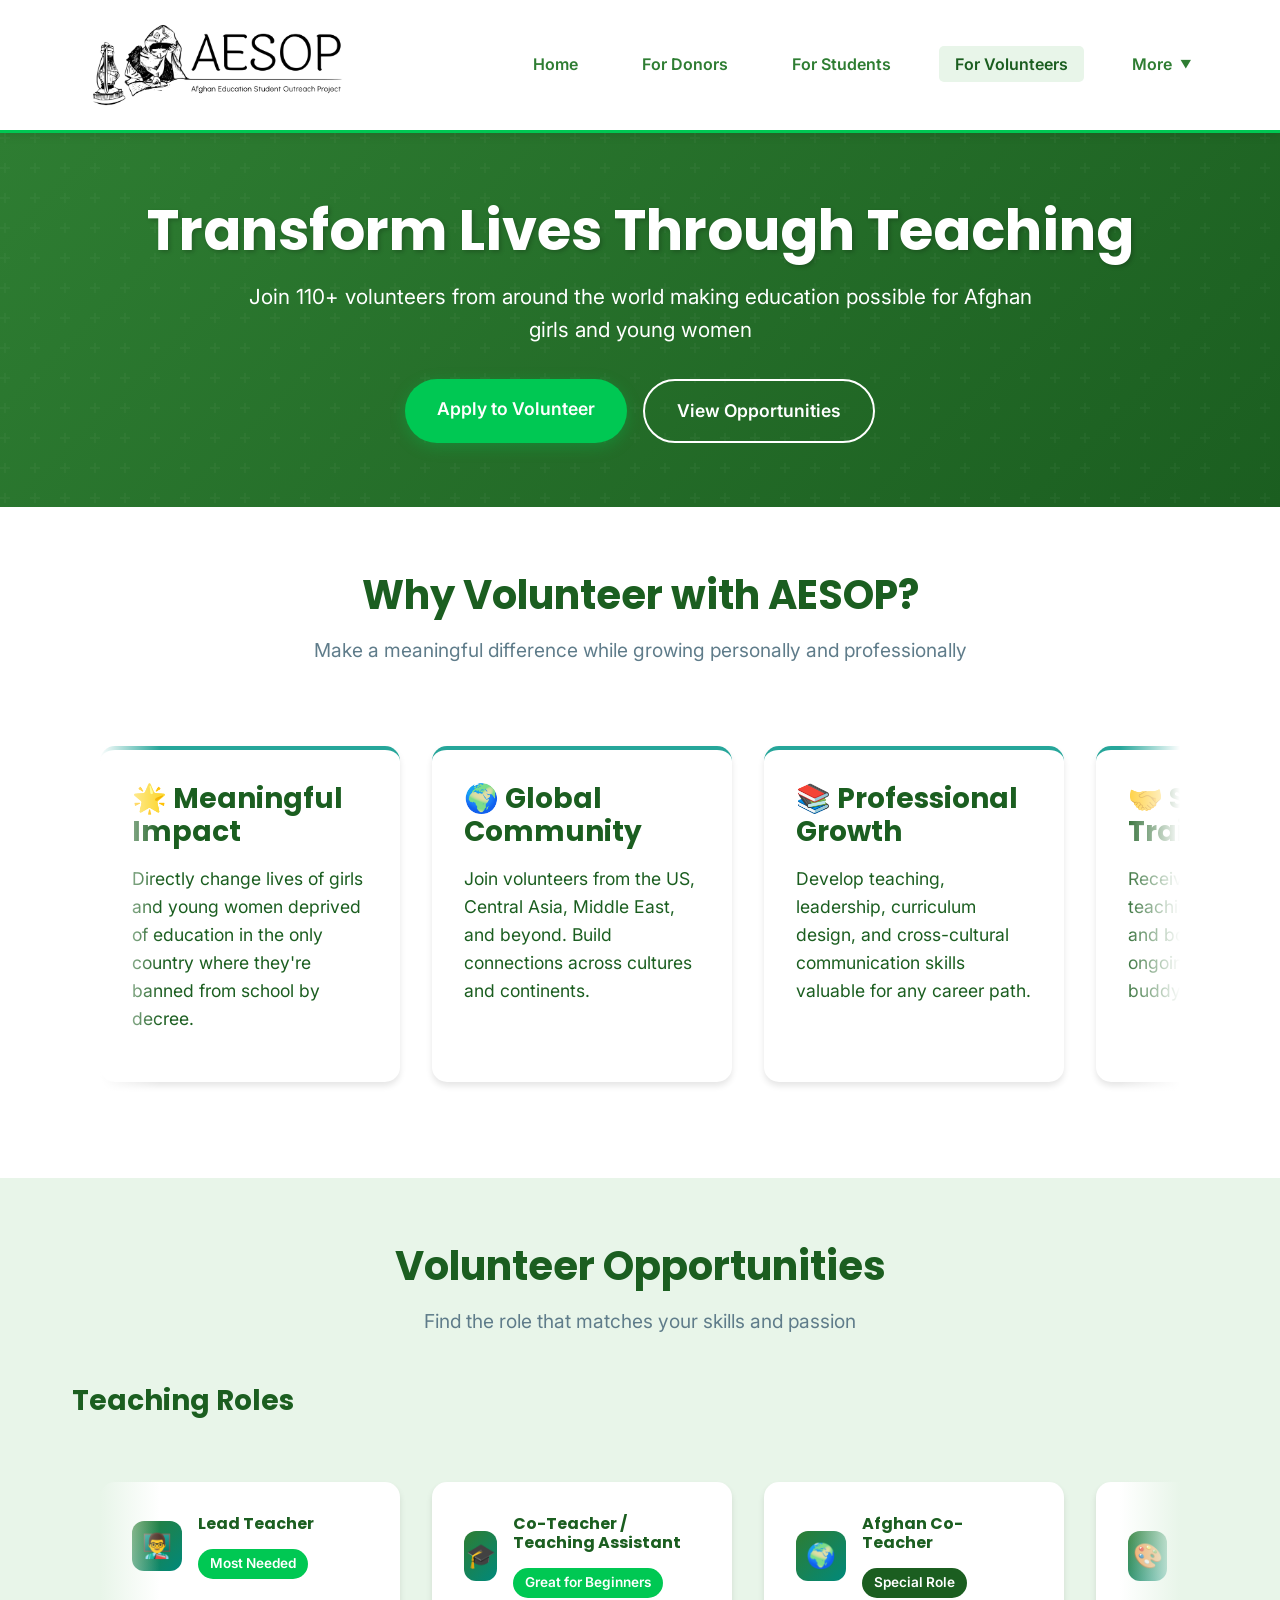
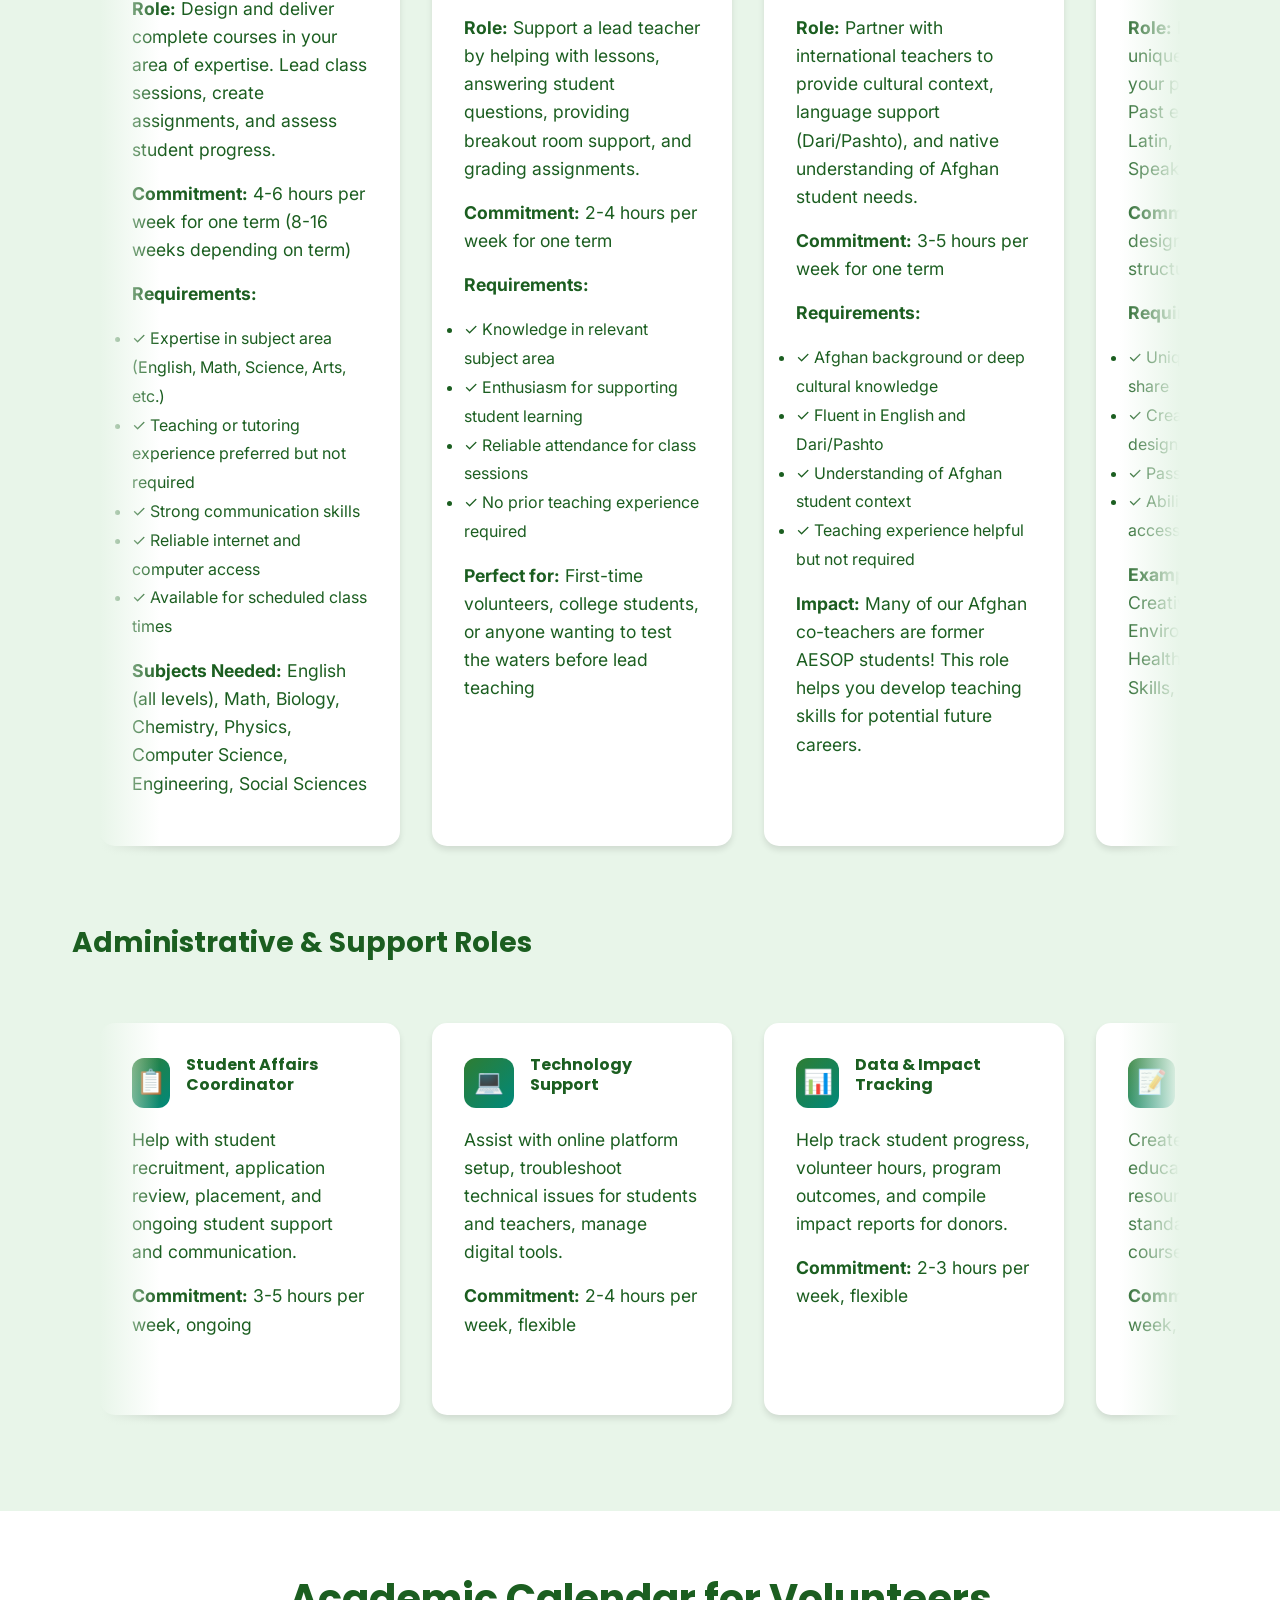
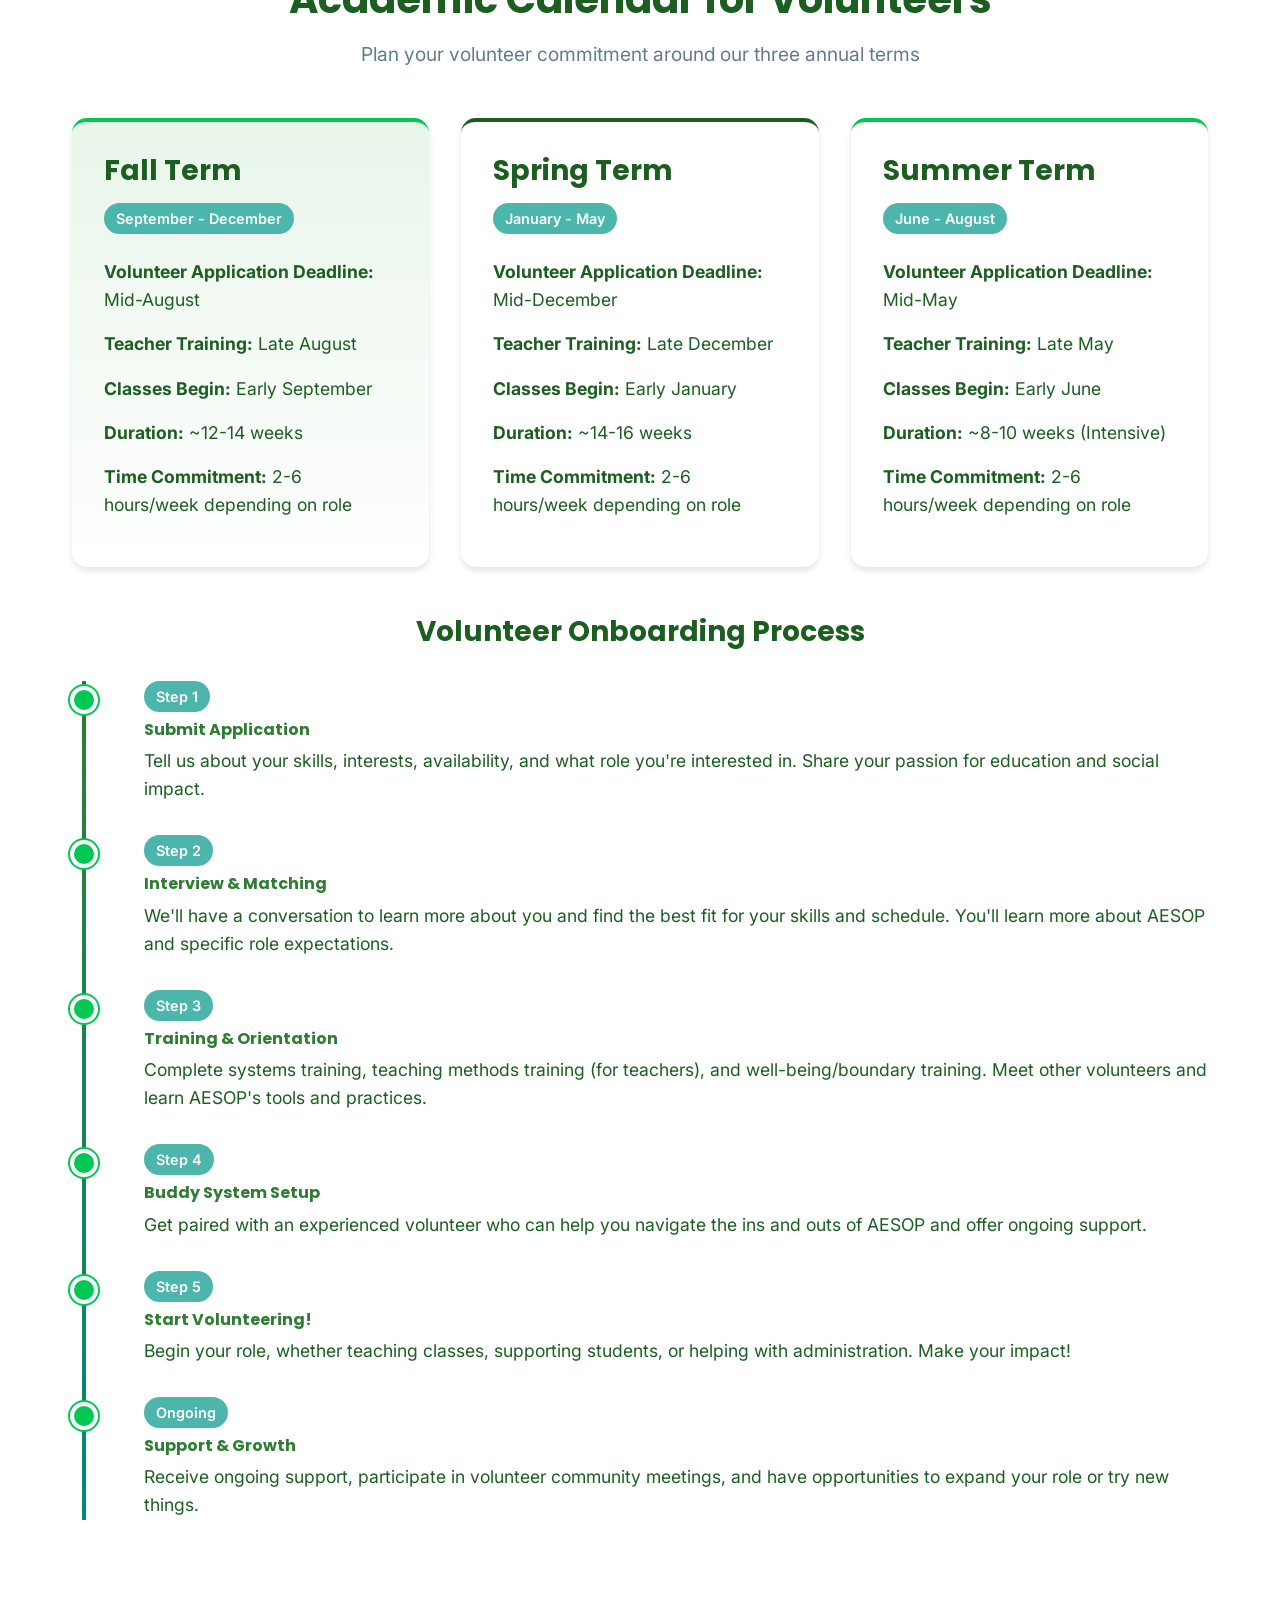
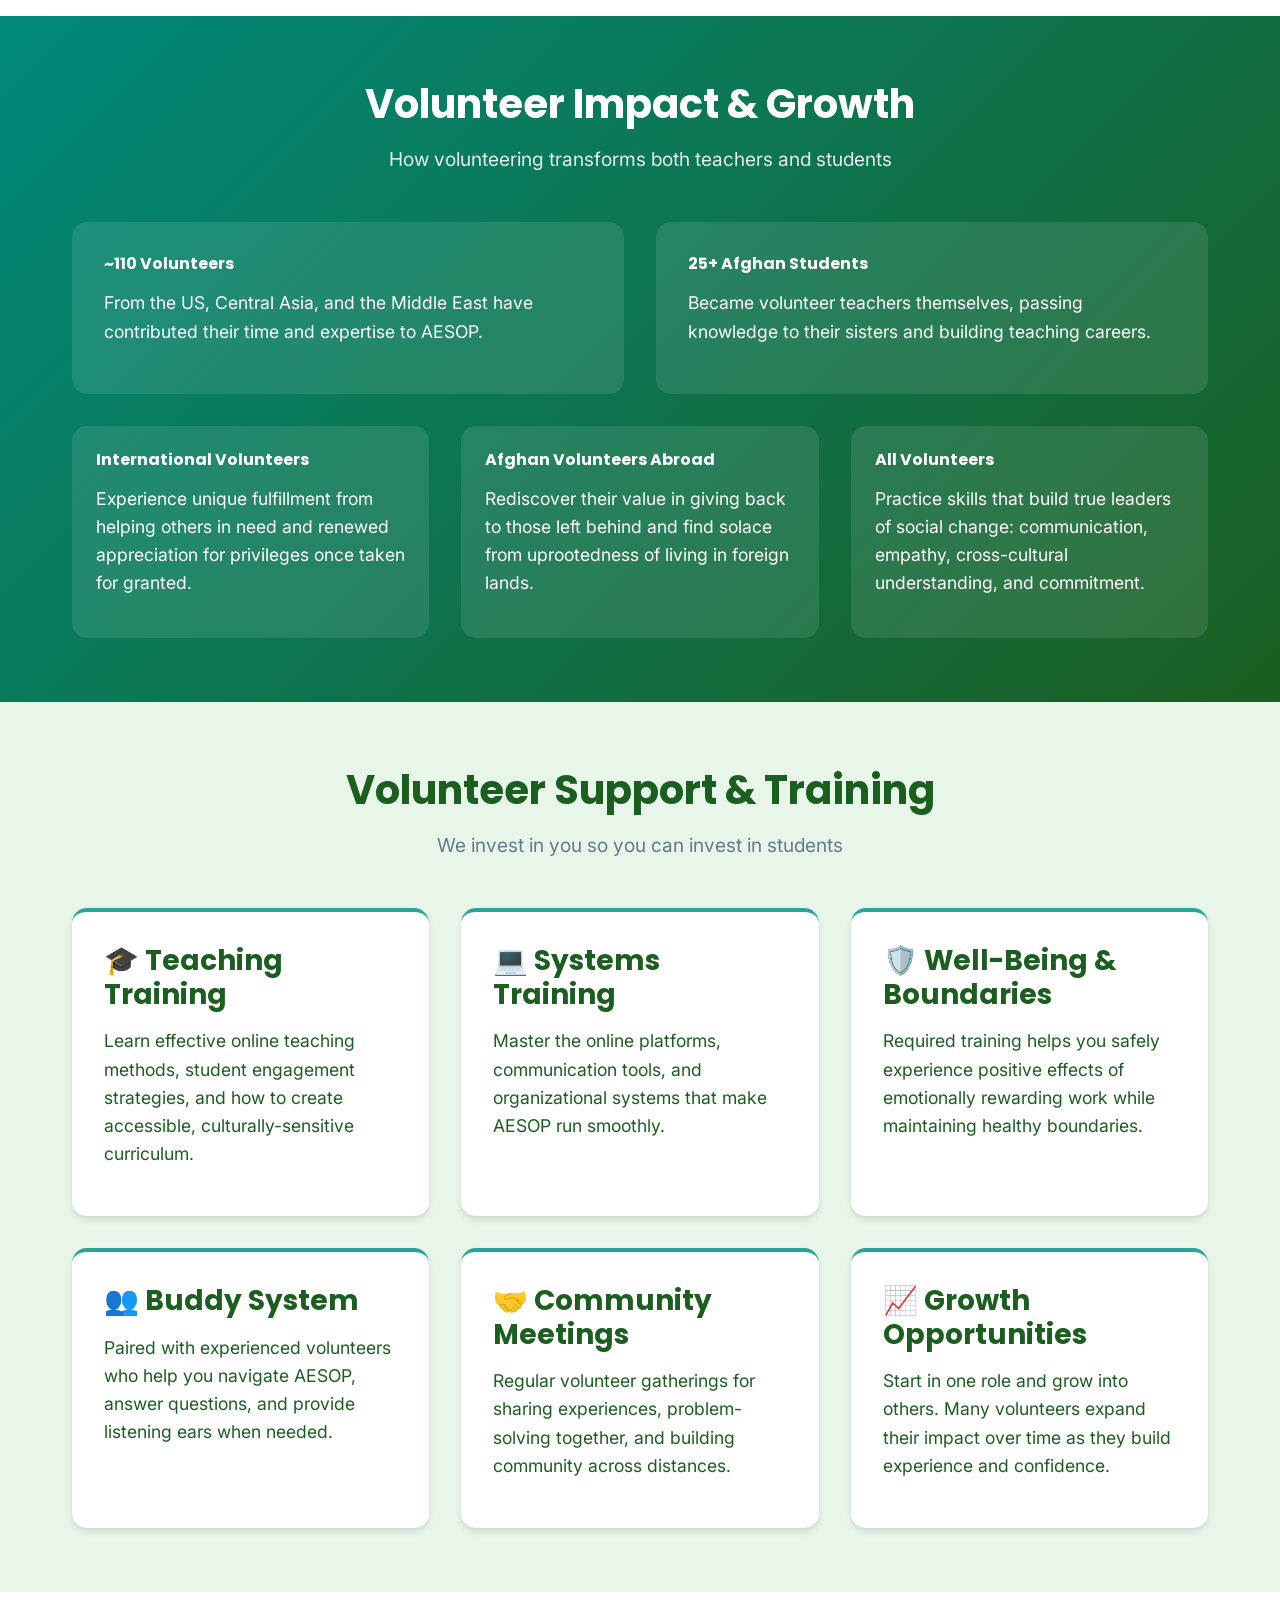
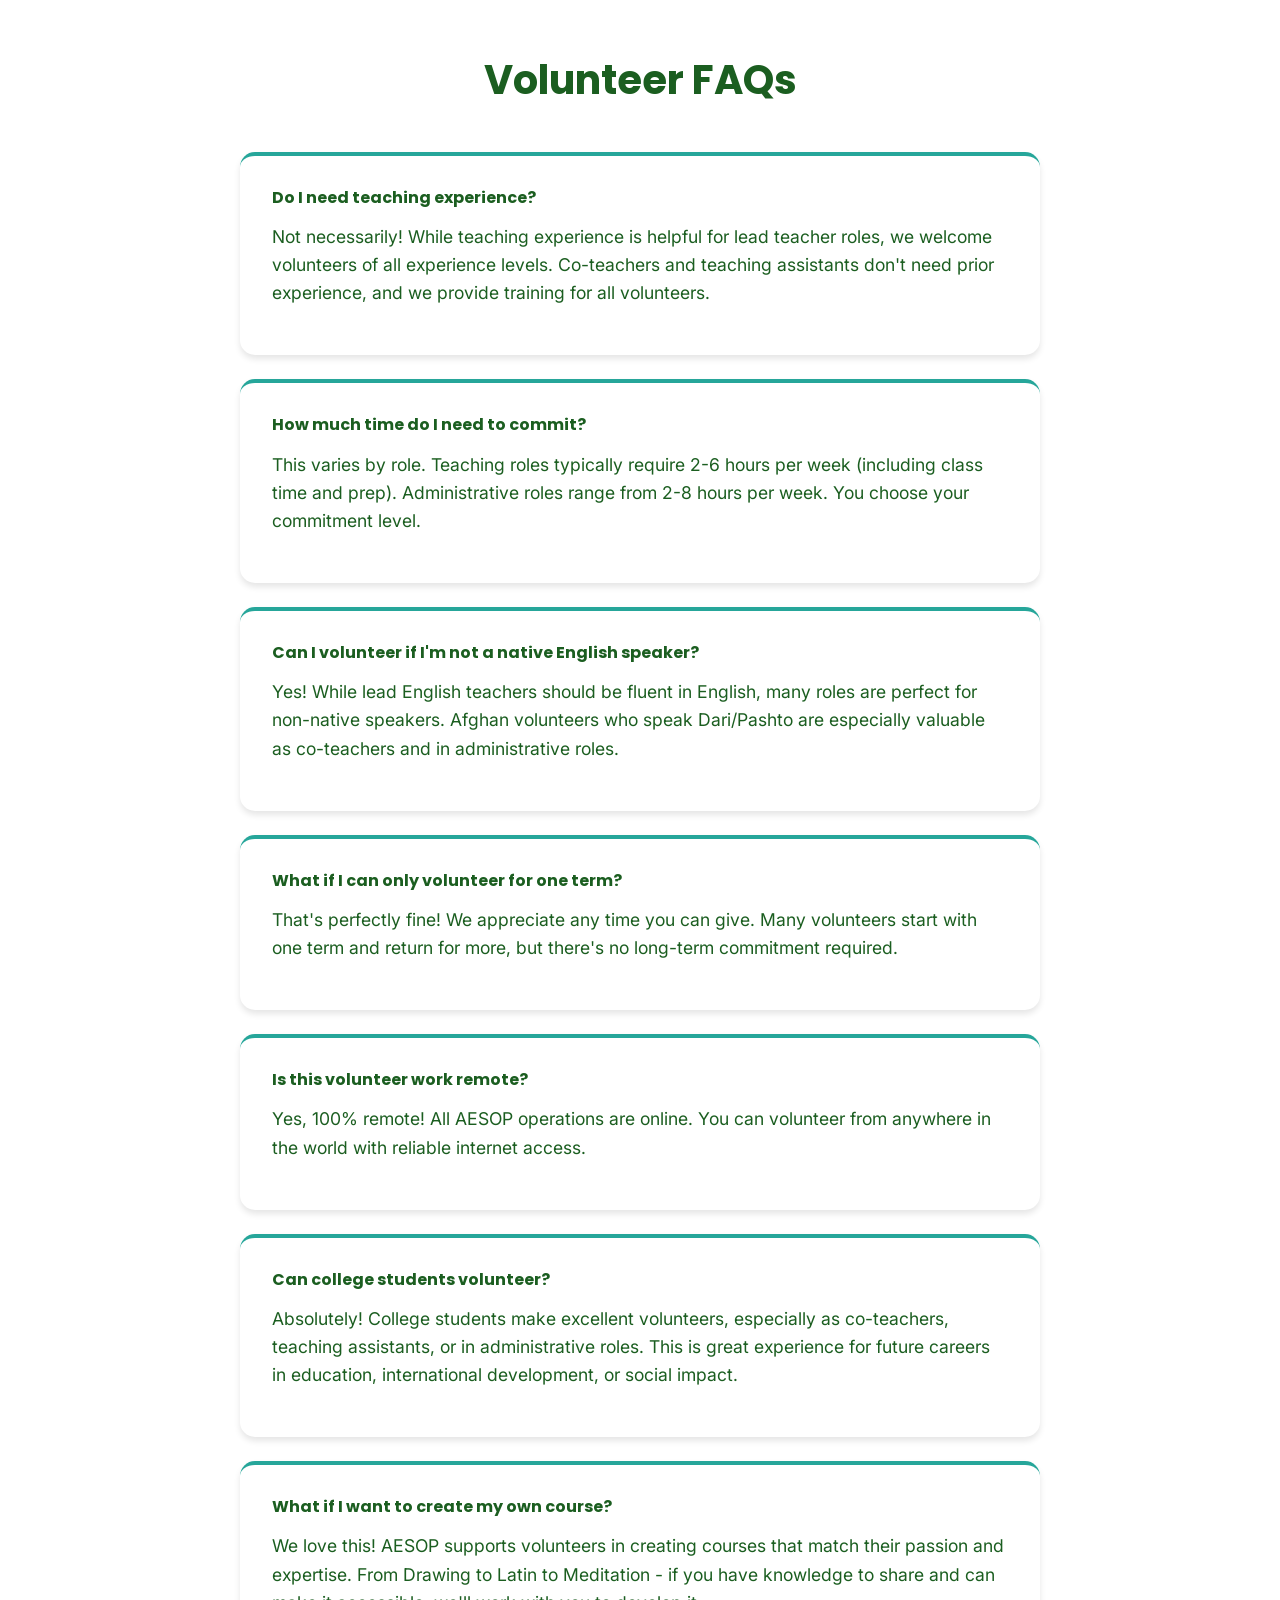
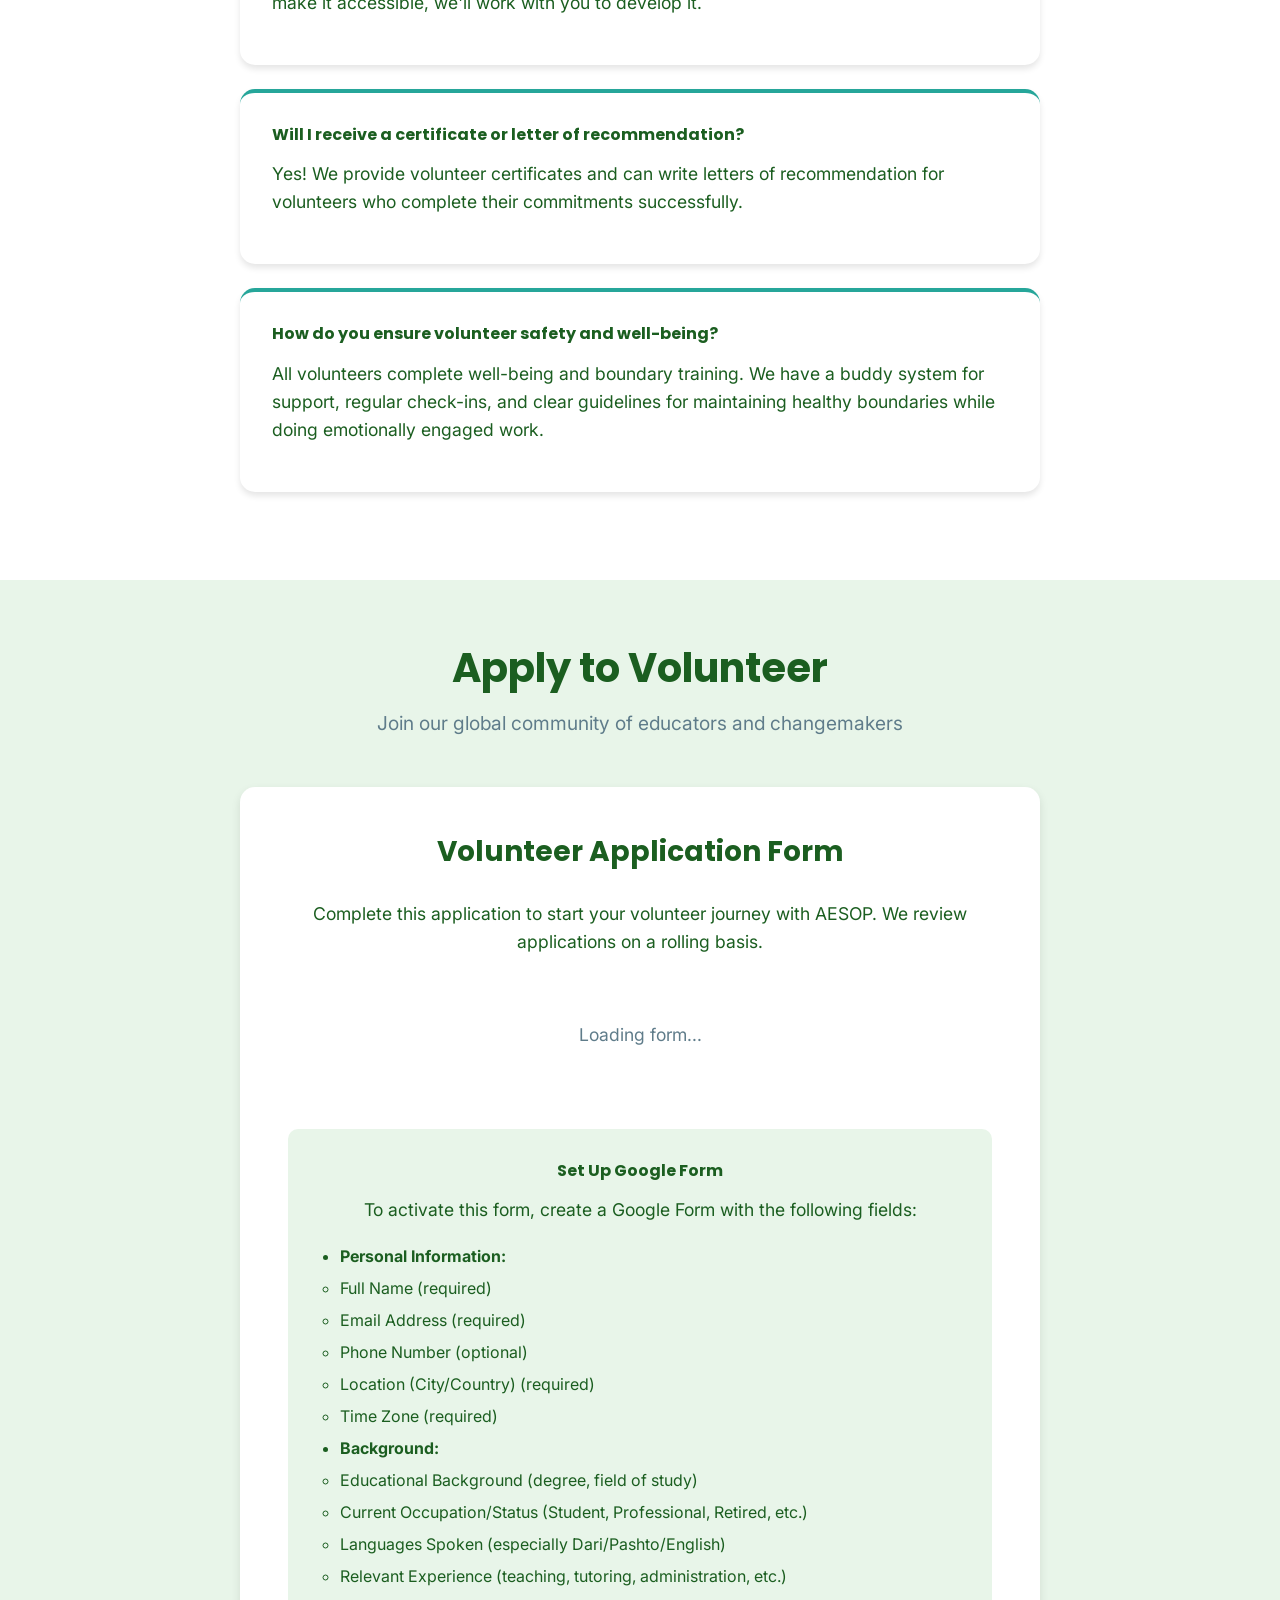
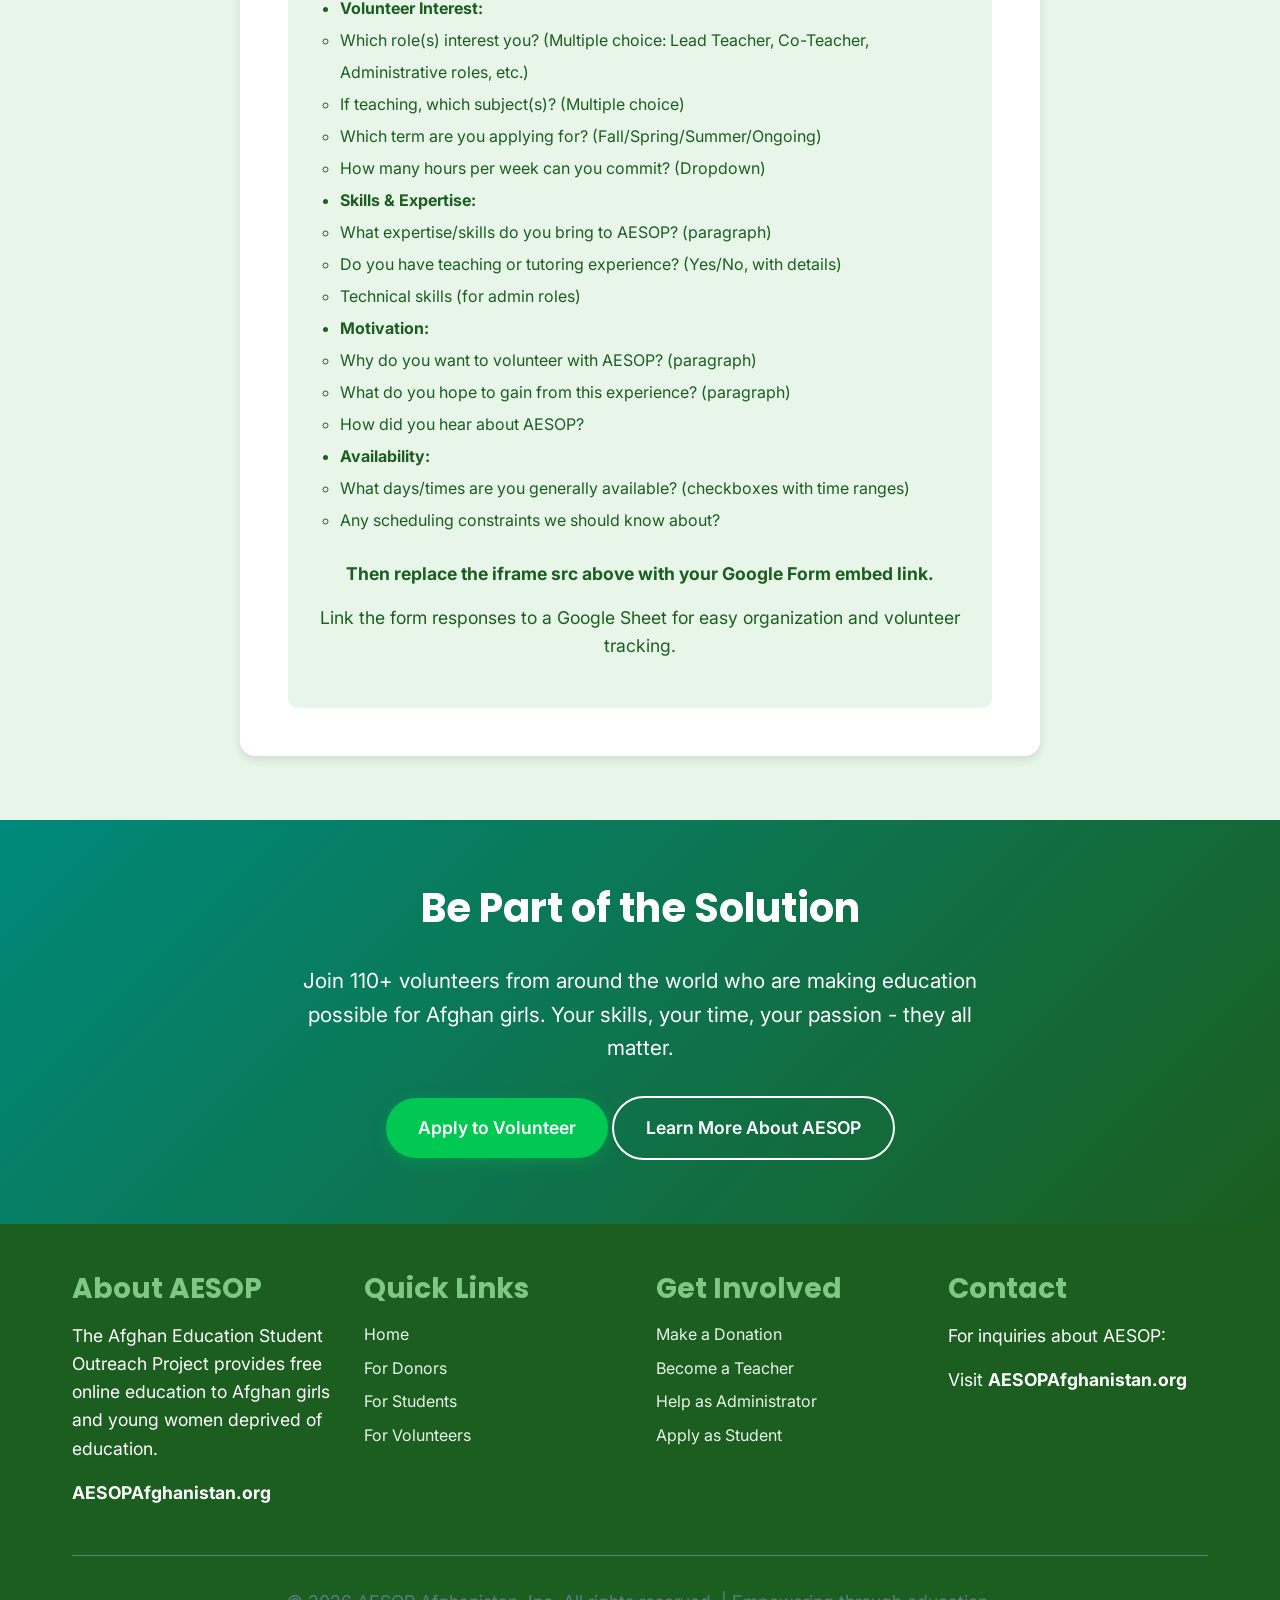
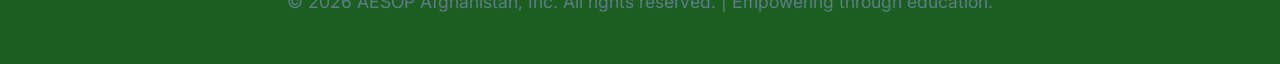
<file: volunteers.html>
<!DOCTYPE html>
<html lang="en">
<head>
    <meta charset="UTF-8">
    <meta name="viewport" content="width=device-width, initial-scale=1.0">
    <title>For Volunteers - AESOP Afghanistan</title>
    <link rel="stylesheet" href="styles.css">
    <link href="https://fonts.googleapis.com/css2?family=Inter:wght@400;500;600;700&family=Poppins:wght@600;700;800&display=swap" rel="stylesheet">
</head>
<body>
    <!-- Navigation -->
    <nav>
        <div class="container">
            <a href="index.html" class="logo">
                <img src="AESOP+Logo+Lockup.webp" alt="AESOP Afghanistan Logo">
            </a>
            <ul>
                <li><a href="index.html">Home</a></li>
                <li><a href="donors.html">For Donors</a></li>
                <li><a href="students.html">For Students</a></li>
                <li><a href="volunteers.html" class="active">For Volunteers</a></li>
                <li class="dropdown">
                    <span class="dropdown-toggle">More</span>
                    <div class="dropdown-menu">
                        <a href="student-work.html">Student Work</a>
                        <a href="videos.html">Videos</a>
                        <a href="news-events.html">News & Events</a>
                        <a href="merch.html">Merch</a>
                    </div>
                </li>
            </ul>
        </div>
    </nav>

    <!-- Hero Section -->
    <section class="hero">
        <div class="container">
            <h1>Transform Lives Through Teaching</h1>
            <p>Join 110+ volunteers from around the world making education possible for Afghan girls and young women</p>
            <div class="cta-buttons">
                <a href="#application" class="btn btn-primary">Apply to Volunteer</a>
                <a href="#roles" class="btn btn-outline">View Opportunities</a>
            </div>
        </div>
    </section>

    <!-- Why Volunteer -->
    <section>
        <div class="container">
            <div class="section-header">
                <h2>Why Volunteer with AESOP?</h2>
                <p>Make a meaningful difference while growing personally and professionally</p>
            </div>
            <div class="scroll-container">
                <div class="scroll-wrapper">
                    <div class="card">
                        <h3>🌟 Meaningful Impact</h3>
                        <p>Directly change lives of girls and young women deprived of education in the only country where they're banned from school by decree.</p>
                    </div>
                    <div class="card">
                        <h3>🌍 Global Community</h3>
                        <p>Join volunteers from the US, Central Asia, Middle East, and beyond. Build connections across cultures and continents.</p>
                    </div>
                    <div class="card">
                        <h3>📚 Professional Growth</h3>
                        <p>Develop teaching, leadership, curriculum design, and cross-cultural communication skills valuable for any career path.</p>
                    </div>
                    <div class="card">
                        <h3>🤝 Support & Training</h3>
                        <p>Receive systems and teaching training, well-being and boundary guidance, and ongoing support through our buddy system.</p>
                    </div>
                    <div class="card">
                        <h3>💪 Flexibility</h3>
                        <p>Choose your commitment level. Teach one course or multiple. Create curriculum that matches your passion and expertise.</p>
                    </div>
                    <div class="card">
                        <h3>❤️ Emotional Fulfillment</h3>
                        <p>Experience the unique fulfillment of helping others, renewed appreciation for your privileges, and practice skills that build true social change leaders.</p>
                    </div>
                </div>
            </div>
        </div>
    </section>

    <!-- Volunteer Roles -->
    <section class="alt-bg" id="roles">
        <div class="container">
            <div class="section-header">
                <h2>Volunteer Opportunities</h2>
                <p>Find the role that matches your skills and passion</p>
            </div>

            <!-- Teaching Roles -->
            <h3 style="margin-bottom: 2rem; color: var(--primary-teal);">Teaching Roles</h3>
            <div class="scroll-container" style="margin-bottom: 3rem;">
                <div class="scroll-wrapper">
                <div class="course-card">
                    <div class="course-header">
                        <div class="course-icon">👨‍🏫</div>
                        <div>
                            <h4>Lead Teacher</h4>
                            <span class="badge">Most Needed</span>
                        </div>
                    </div>
                    <p><strong>Role:</strong> Design and deliver complete courses in your area of expertise. Lead class sessions, create assignments, and assess student progress.</p>
                    <p><strong>Commitment:</strong> 4-6 hours per week for one term (8-16 weeks depending on term)</p>
                    <p><strong>Requirements:</strong></p>
                    <ul style="margin-top: 0.5rem; line-height: 1.8;">
                        <li>✓ Expertise in subject area (English, Math, Science, Arts, etc.)</li>
                        <li>✓ Teaching or tutoring experience preferred but not required</li>
                        <li>✓ Strong communication skills</li>
                        <li>✓ Reliable internet and computer access</li>
                        <li>✓ Available for scheduled class times</li>
                    </ul>
                    <p style="margin-top: 1rem;"><strong>Subjects Needed:</strong> English (all levels), Math, Biology, Chemistry, Physics, Computer Science, Engineering, Social Sciences</p>
                </div>

                <div class="course-card">
                    <div class="course-header">
                        <div class="course-icon">🎓</div>
                        <div>
                            <h4>Co-Teacher / Teaching Assistant</h4>
                            <span class="badge green">Great for Beginners</span>
                        </div>
                    </div>
                    <p><strong>Role:</strong> Support a lead teacher by helping with lessons, answering student questions, providing breakout room support, and grading assignments.</p>
                    <p><strong>Commitment:</strong> 2-4 hours per week for one term</p>
                    <p><strong>Requirements:</strong></p>
                    <ul style="margin-top: 0.5rem; line-height: 1.8;">
                        <li>✓ Knowledge in relevant subject area</li>
                        <li>✓ Enthusiasm for supporting student learning</li>
                        <li>✓ Reliable attendance for class sessions</li>
                        <li>✓ No prior teaching experience required</li>
                    </ul>
                    <p style="margin-top: 1rem;"><strong>Perfect for:</strong> First-time volunteers, college students, or anyone wanting to test the waters before lead teaching</p>
                </div>

                <div class="course-card">
                    <div class="course-header">
                        <div class="course-icon">🌍</div>
                        <div>
                            <h4>Afghan Co-Teacher</h4>
                            <span class="badge purple">Special Role</span>
                        </div>
                    </div>
                    <p><strong>Role:</strong> Partner with international teachers to provide cultural context, language support (Dari/Pashto), and native understanding of Afghan student needs.</p>
                    <p><strong>Commitment:</strong> 3-5 hours per week for one term</p>
                    <p><strong>Requirements:</strong></p>
                    <ul style="margin-top: 0.5rem; line-height: 1.8;">
                        <li>✓ Afghan background or deep cultural knowledge</li>
                        <li>✓ Fluent in English and Dari/Pashto</li>
                        <li>✓ Understanding of Afghan student context</li>
                        <li>✓ Teaching experience helpful but not required</li>
                    </ul>
                    <p style="margin-top: 1rem;"><strong>Impact:</strong> Many of our Afghan co-teachers are former AESOP students! This role helps you develop teaching skills for potential future careers.</p>
                </div>

                <div class="course-card">
                    <div class="course-header">
                        <div class="course-icon">🎨</div>
                        <div>
                            <h4>Specialized Course Creator</h4>
                            <span class="badge blue">Creative Freedom</span>
                        </div>
                    </div>
                    <p><strong>Role:</strong> Design and teach unique courses based on your passion and expertise. Past examples: Drawing, Latin, Meditation, Public Speaking, Debate.</p>
                    <p><strong>Commitment:</strong> Flexible - design your own course structure</p>
                    <p><strong>Requirements:</strong></p>
                    <ul style="margin-top: 0.5rem; line-height: 1.8;">
                        <li>✓ Unique skill or expertise to share</li>
                        <li>✓ Creativity in curriculum design</li>
                        <li>✓ Passion for your subject</li>
                        <li>✓ Ability to make content accessible to students</li>
                    </ul>
                    <p style="margin-top: 1rem;"><strong>Examples:</strong> Art, Music, Creative Writing, Journalism, Environmental Science, Health & Wellness, Business Skills, Technology</p>
                </div>
                </div>
            </div>

            <!-- Administrative Roles -->
            <h3 style="margin-bottom: 2rem; color: var(--primary-teal);">Administrative & Support Roles</h3>
            <div class="scroll-container">
                <div class="scroll-wrapper">
                <div class="course-card">
                    <div class="course-header">
                        <div class="course-icon">📋</div>
                        <div>
                            <h4>Student Affairs Coordinator</h4>
                        </div>
                    </div>
                    <p>Help with student recruitment, application review, placement, and ongoing student support and communication.</p>
                    <p><strong>Commitment:</strong> 3-5 hours per week, ongoing</p>
                </div>

                <div class="course-card">
                    <div class="course-header">
                        <div class="course-icon">💻</div>
                        <div>
                            <h4>Technology Support</h4>
                        </div>
                    </div>
                    <p>Assist with online platform setup, troubleshoot technical issues for students and teachers, manage digital tools.</p>
                    <p><strong>Commitment:</strong> 2-4 hours per week, flexible</p>
                </div>

                <div class="course-card">
                    <div class="course-header">
                        <div class="course-icon">📊</div>
                        <div>
                            <h4>Data & Impact Tracking</h4>
                        </div>
                    </div>
                    <p>Help track student progress, volunteer hours, program outcomes, and compile impact reports for donors.</p>
                    <p><strong>Commitment:</strong> 2-3 hours per week, flexible</p>
                </div>

                <div class="course-card">
                    <div class="course-header">
                        <div class="course-icon">📝</div>
                        <div>
                            <h4>Curriculum Developer</h4>
                        </div>
                    </div>
                    <p>Create lesson plans, educational materials, and resources for teachers. Help standardize and improve course content.</p>
                    <p><strong>Commitment:</strong> 3-5 hours per week, project-based</p>
                </div>

                <div class="course-card">
                    <div class="course-header">
                        <div class="course-icon">📢</div>
                        <div>
                            <h4>Communications & Marketing</h4>
                        </div>
                    </div>
                    <p>Help with social media, website updates, newsletters, outreach to potential volunteers and donors.</p>
                    <p><strong>Commitment:</strong> 3-5 hours per week, ongoing</p>
                </div>

                <div class="course-card">
                    <div class="course-header">
                        <div class="course-icon">💰</div>
                        <div>
                            <h4>Fundraising Support</h4>
                        </div>
                    </div>
                    <p>Assist with grant writing, donor communications, fundraising campaigns, and financial aid distribution tracking.</p>
                    <p><strong>Commitment:</strong> 3-5 hours per week, flexible</p>
                </div>

                <div class="course-card">
                    <div class="course-header">
                        <div class="course-icon">🤝</div>
                        <div>
                            <h4>Volunteer Coordinator</h4>
                        </div>
                    </div>
                    <p>Help recruit new volunteers, coordinate buddy system, organize training, and provide ongoing volunteer support.</p>
                    <p><strong>Commitment:</strong> 4-6 hours per week, ongoing</p>
                </div>

                <div class="course-card">
                    <div class="course-header">
                        <div class="course-icon">🎯</div>
                        <div>
                            <h4>Program Coordination</h4>
                        </div>
                    </div>
                    <p>Help organize term schedules, coordinate between teams, manage logistics, and ensure smooth program operations.</p>
                    <p><strong>Commitment:</strong> 5-8 hours per week, ongoing</p>
                </div>

                <div class="course-card">
                    <div class="course-header">
                        <div class="course-icon">🧠</div>
                        <div>
                            <h4>Mentorship Coordinator</h4>
                        </div>
                    </div>
                    <p>Match students with mentors, coordinate mentorship programs, provide guidance on college applications and career planning.</p>
                    <p><strong>Commitment:</strong> 3-5 hours per week, flexible</p>
                </div>
                </div>
            </div>
        </div>
    </section>

    <!-- Timeline -->
    <section>
        <div class="container">
            <div class="section-header">
                <h2>Academic Calendar for Volunteers</h2>
                <p>Plan your volunteer commitment around our three annual terms</p>
            </div>
            <div class="grid grid-3">
                <div class="card highlight">
                    <h3>Fall Term</h3>
                    <span class="timeline-date">September - December</span>
                    <p style="margin-top: 1rem;"><strong>Volunteer Application Deadline:</strong> Mid-August</p>
                    <p><strong>Teacher Training:</strong> Late August</p>
                    <p><strong>Classes Begin:</strong> Early September</p>
                    <p><strong>Duration:</strong> ~12-14 weeks</p>
                    <p><strong>Time Commitment:</strong> 2-6 hours/week depending on role</p>
                </div>
                <div class="card purple-accent">
                    <h3>Spring Term</h3>
                    <span class="timeline-date">January - May</span>
                    <p style="margin-top: 1rem;"><strong>Volunteer Application Deadline:</strong> Mid-December</p>
                    <p><strong>Teacher Training:</strong> Late December</p>
                    <p><strong>Classes Begin:</strong> Early January</p>
                    <p><strong>Duration:</strong> ~14-16 weeks</p>
                    <p><strong>Time Commitment:</strong> 2-6 hours/week depending on role</p>
                </div>
                <div class="card green-accent">
                    <h3>Summer Term</h3>
                    <span class="timeline-date">June - August</span>
                    <p style="margin-top: 1rem;"><strong>Volunteer Application Deadline:</strong> Mid-May</p>
                    <p><strong>Teacher Training:</strong> Late May</p>
                    <p><strong>Classes Begin:</strong> Early June</p>
                    <p><strong>Duration:</strong> ~8-10 weeks (Intensive)</p>
                    <p><strong>Time Commitment:</strong> 2-6 hours/week depending on role</p>
                </div>
            </div>

            <div style="margin-top: 3rem;">
                <h3 style="text-align: center; margin-bottom: 2rem;">Volunteer Onboarding Process</h3>
                <div class="timeline">
                    <div class="timeline-item">
                        <span class="timeline-date">Step 1</span>
                        <h4>Submit Application</h4>
                        <p>Tell us about your skills, interests, availability, and what role you're interested in. Share your passion for education and social impact.</p>
                    </div>
                    <div class="timeline-item">
                        <span class="timeline-date">Step 2</span>
                        <h4>Interview & Matching</h4>
                        <p>We'll have a conversation to learn more about you and find the best fit for your skills and schedule. You'll learn more about AESOP and specific role expectations.</p>
                    </div>
                    <div class="timeline-item">
                        <span class="timeline-date">Step 3</span>
                        <h4>Training & Orientation</h4>
                        <p>Complete systems training, teaching methods training (for teachers), and well-being/boundary training. Meet other volunteers and learn AESOP's tools and practices.</p>
                    </div>
                    <div class="timeline-item">
                        <span class="timeline-date">Step 4</span>
                        <h4>Buddy System Setup</h4>
                        <p>Get paired with an experienced volunteer who can help you navigate the ins and outs of AESOP and offer ongoing support.</p>
                    </div>
                    <div class="timeline-item">
                        <span class="timeline-date">Step 5</span>
                        <h4>Start Volunteering!</h4>
                        <p>Begin your role, whether teaching classes, supporting students, or helping with administration. Make your impact!</p>
                    </div>
                    <div class="timeline-item">
                        <span class="timeline-date">Ongoing</span>
                        <h4>Support & Growth</h4>
                        <p>Receive ongoing support, participate in volunteer community meetings, and have opportunities to expand your role or try new things.</p>
                    </div>
                </div>
            </div>
        </div>
    </section>

    <!-- Volunteer Success Stories -->
    <section class="accent-bg">
        <div class="container">
            <div class="section-header">
                <h2>Volunteer Impact & Growth</h2>
                <p>How volunteering transforms both teachers and students</p>
            </div>
            <div class="grid grid-2" style="margin-bottom: 2rem;">
                <div style="background: rgba(255,255,255,0.1); padding: 2rem; border-radius: 15px;">
                    <h4 style="color: var(--white);">~110 Volunteers</h4>
                    <p>From the US, Central Asia, and the Middle East have contributed their time and expertise to AESOP.</p>
                </div>
                <div style="background: rgba(255,255,255,0.1); padding: 2rem; border-radius: 15px;">
                    <h4 style="color: var(--white);">25+ Afghan Students</h4>
                    <p>Became volunteer teachers themselves, passing knowledge to their sisters and building teaching careers.</p>
                </div>
            </div>
            <div class="grid grid-3">
                <div style="background: rgba(255,255,255,0.1); padding: 1.5rem; border-radius: 15px;">
                    <h4 style="color: var(--white);">International Volunteers</h4>
                    <p>Experience unique fulfillment from helping others in need and renewed appreciation for privileges once taken for granted.</p>
                </div>
                <div style="background: rgba(255,255,255,0.1); padding: 1.5rem; border-radius: 15px;">
                    <h4 style="color: var(--white);">Afghan Volunteers Abroad</h4>
                    <p>Rediscover their value in giving back to those left behind and find solace from uprootedness of living in foreign lands.</p>
                </div>
                <div style="background: rgba(255,255,255,0.1); padding: 1.5rem; border-radius: 15px;">
                    <h4 style="color: var(--white);">All Volunteers</h4>
                    <p>Practice skills that build true leaders of social change: communication, empathy, cross-cultural understanding, and commitment.</p>
                </div>
            </div>
        </div>
    </section>

    <!-- Support & Training -->
    <section class="alt-bg">
        <div class="container">
            <div class="section-header">
                <h2>Volunteer Support & Training</h2>
                <p>We invest in you so you can invest in students</p>
            </div>
            <div class="grid grid-3">
                <div class="card">
                    <h3>🎓 Teaching Training</h3>
                    <p>Learn effective online teaching methods, student engagement strategies, and how to create accessible, culturally-sensitive curriculum.</p>
                </div>
                <div class="card">
                    <h3>💻 Systems Training</h3>
                    <p>Master the online platforms, communication tools, and organizational systems that make AESOP run smoothly.</p>
                </div>
                <div class="card">
                    <h3>🛡️ Well-Being & Boundaries</h3>
                    <p>Required training helps you safely experience positive effects of emotionally rewarding work while maintaining healthy boundaries.</p>
                </div>
                <div class="card">
                    <h3>👥 Buddy System</h3>
                    <p>Paired with experienced volunteers who help you navigate AESOP, answer questions, and provide listening ears when needed.</p>
                </div>
                <div class="card">
                    <h3>🤝 Community Meetings</h3>
                    <p>Regular volunteer gatherings for sharing experiences, problem-solving together, and building community across distances.</p>
                </div>
                <div class="card">
                    <h3>📈 Growth Opportunities</h3>
                    <p>Start in one role and grow into others. Many volunteers expand their impact over time as they build experience and confidence.</p>
                </div>
            </div>
        </div>
    </section>

    <!-- FAQ -->
    <section>
        <div class="container">
            <div class="section-header">
                <h2>Volunteer FAQs</h2>
            </div>
            <div style="max-width: 800px; margin: 0 auto;">
                <div class="card" style="margin-bottom: 1.5rem;">
                    <h4>Do I need teaching experience?</h4>
                    <p>Not necessarily! While teaching experience is helpful for lead teacher roles, we welcome volunteers of all experience levels. Co-teachers and teaching assistants don't need prior experience, and we provide training for all volunteers.</p>
                </div>
                <div class="card" style="margin-bottom: 1.5rem;">
                    <h4>How much time do I need to commit?</h4>
                    <p>This varies by role. Teaching roles typically require 2-6 hours per week (including class time and prep). Administrative roles range from 2-8 hours per week. You choose your commitment level.</p>
                </div>
                <div class="card" style="margin-bottom: 1.5rem;">
                    <h4>Can I volunteer if I'm not a native English speaker?</h4>
                    <p>Yes! While lead English teachers should be fluent in English, many roles are perfect for non-native speakers. Afghan volunteers who speak Dari/Pashto are especially valuable as co-teachers and in administrative roles.</p>
                </div>
                <div class="card" style="margin-bottom: 1.5rem;">
                    <h4>What if I can only volunteer for one term?</h4>
                    <p>That's perfectly fine! We appreciate any time you can give. Many volunteers start with one term and return for more, but there's no long-term commitment required.</p>
                </div>
                <div class="card" style="margin-bottom: 1.5rem;">
                    <h4>Is this volunteer work remote?</h4>
                    <p>Yes, 100% remote! All AESOP operations are online. You can volunteer from anywhere in the world with reliable internet access.</p>
                </div>
                <div class="card" style="margin-bottom: 1.5rem;">
                    <h4>Can college students volunteer?</h4>
                    <p>Absolutely! College students make excellent volunteers, especially as co-teachers, teaching assistants, or in administrative roles. This is great experience for future careers in education, international development, or social impact.</p>
                </div>
                <div class="card" style="margin-bottom: 1.5rem;">
                    <h4>What if I want to create my own course?</h4>
                    <p>We love this! AESOP supports volunteers in creating courses that match their passion and expertise. From Drawing to Latin to Meditation - if you have knowledge to share and can make it accessible, we'll work with you to develop it.</p>
                </div>
                <div class="card" style="margin-bottom: 1.5rem;">
                    <h4>Will I receive a certificate or letter of recommendation?</h4>
                    <p>Yes! We provide volunteer certificates and can write letters of recommendation for volunteers who complete their commitments successfully.</p>
                </div>
                <div class="card" style="margin-bottom: 1.5rem;">
                    <h4>How do you ensure volunteer safety and well-being?</h4>
                    <p>All volunteers complete well-being and boundary training. We have a buddy system for support, regular check-ins, and clear guidelines for maintaining healthy boundaries while doing emotionally engaged work.</p>
                </div>
            </div>
        </div>
    </section>

    <!-- Application Form -->
    <section class="alt-bg" id="application">
        <div class="container">
            <div class="section-header">
                <h2>Apply to Volunteer</h2>
                <p>Join our global community of educators and changemakers</p>
            </div>

            <div class="form-section">
                <h3 style="text-align: center; margin-bottom: 2rem;">Volunteer Application Form</h3>
                <p style="text-align: center; margin-bottom: 2rem;">
                    Complete this application to start your volunteer journey with AESOP. We review applications on a rolling basis.
                </p>

                <!-- Google Form Embed -->
                <iframe
                    src="https://docs.google.com/forms/d/e/1FAIpQLSdVOLUNTEER_APPLICATION_FORM_ID/viewform?embedded=true"
                    width="100%"
                    height="2200"
                    frameborder="0"
                    marginheight="0"
                    marginwidth="0"
                    style="border-radius: 10px;">
                    Loading volunteer application form...
                </iframe>

                <!-- Placeholder form setup instructions -->
                <div style="background: var(--light-gray); padding: 2rem; border-radius: 10px; text-align: center; margin-top: 2rem;">
                    <h4>Set Up Google Form</h4>
                    <p>To activate this form, create a Google Form with the following fields:</p>
                    <ul style="text-align: left; max-width: 600px; margin: 1rem auto; line-height: 2;">
                        <li><strong>Personal Information:</strong>
                            <ul>
                                <li>Full Name (required)</li>
                                <li>Email Address (required)</li>
                                <li>Phone Number (optional)</li>
                                <li>Location (City/Country) (required)</li>
                                <li>Time Zone (required)</li>
                            </ul>
                        </li>
                        <li><strong>Background:</strong>
                            <ul>
                                <li>Educational Background (degree, field of study)</li>
                                <li>Current Occupation/Status (Student, Professional, Retired, etc.)</li>
                                <li>Languages Spoken (especially Dari/Pashto/English)</li>
                                <li>Relevant Experience (teaching, tutoring, administration, etc.)</li>
                            </ul>
                        </li>
                        <li><strong>Volunteer Interest:</strong>
                            <ul>
                                <li>Which role(s) interest you? (Multiple choice: Lead Teacher, Co-Teacher, Administrative roles, etc.)</li>
                                <li>If teaching, which subject(s)? (Multiple choice)</li>
                                <li>Which term are you applying for? (Fall/Spring/Summer/Ongoing)</li>
                                <li>How many hours per week can you commit? (Dropdown)</li>
                            </ul>
                        </li>
                        <li><strong>Skills & Expertise:</strong>
                            <ul>
                                <li>What expertise/skills do you bring to AESOP? (paragraph)</li>
                                <li>Do you have teaching or tutoring experience? (Yes/No, with details)</li>
                                <li>Technical skills (for admin roles)</li>
                            </ul>
                        </li>
                        <li><strong>Motivation:</strong>
                            <ul>
                                <li>Why do you want to volunteer with AESOP? (paragraph)</li>
                                <li>What do you hope to gain from this experience? (paragraph)</li>
                                <li>How did you hear about AESOP?</li>
                            </ul>
                        </li>
                        <li><strong>Availability:</strong>
                            <ul>
                                <li>What days/times are you generally available? (checkboxes with time ranges)</li>
                                <li>Any scheduling constraints we should know about?</li>
                            </ul>
                        </li>
                    </ul>
                    <p style="margin-top: 1.5rem;"><strong>Then replace the iframe src above with your Google Form embed link.</strong></p>
                    <p>Link the form responses to a Google Sheet for easy organization and volunteer tracking.</p>
                </div>
            </div>
        </div>
    </section>

    <!-- Final CTA -->
    <section class="accent-bg">
        <div class="container text-center">
            <h2>Be Part of the Solution</h2>
            <p style="font-size: 1.3rem; max-width: 700px; margin: 2rem auto;">Join 110+ volunteers from around the world who are making education possible for Afghan girls. Your skills, your time, your passion - they all matter.</p>
            <div class="cta-buttons">
                <a href="#application" class="btn btn-primary">Apply to Volunteer</a>
                <a href="index.html" class="btn btn-outline">Learn More About AESOP</a>
            </div>
        </div>
    </section>

    <!-- Footer -->
    <footer>
        <div class="container">
            <div class="footer-content">
                <div class="footer-section">
                    <h3>About AESOP</h3>
                    <p>The Afghan Education Student Outreach Project provides free online education to Afghan girls and young women deprived of education.</p>
                    <p><strong>AESOPAfghanistan.org</strong></p>
                </div>
                <div class="footer-section">
                    <h3>Quick Links</h3>
                    <ul>
                        <li><a href="index.html">Home</a></li>
                        <li><a href="donors.html">For Donors</a></li>
                        <li><a href="students.html">For Students</a></li>
                        <li><a href="volunteers.html">For Volunteers</a></li>
                    </ul>
                </div>
                <div class="footer-section">
                    <h3>Get Involved</h3>
                    <ul>
                        <li><a href="donors.html">Make a Donation</a></li>
                        <li><a href="volunteers.html">Become a Teacher</a></li>
                        <li><a href="volunteers.html">Help as Administrator</a></li>
                        <li><a href="students.html">Apply as Student</a></li>
                    </ul>
                </div>
                <div class="footer-section">
                    <h3>Contact</h3>
                    <p>For inquiries about AESOP:</p>
                    <p>Visit <strong>AESOPAfghanistan.org</strong></p>
                </div>
            </div>
            <div class="footer-bottom">
                <p>&copy; 2024 AESOP Afghanistan, Inc. All rights reserved. | Empowering through education.</p>
            </div>
        </div>
    </footer>

    <script src="script.js"></script>
</body>
</html>
</file>
<file: styles.css>
/* AESOP Website - Main Stylesheet */

:root {
    /* Color Palette - Green Hues */
    --primary-green: #2e7d32;
    --forest-green: #1b5e20;
    --bright-green: #00c853;
    --mint-green: #26a69a;
    --sage-green: #66bb6a;
    --dark-green: #1b5e20;
    --light-green: #81c784;
    --seafoam: #4db6ac;
    --emerald: #00897b;

    /* Neutrals */
    --dark-navy: #1b5e20;
    --medium-gray: #5f7c8a;
    --light-gray: #e8f5e9;
    --white: #ffffff;

    /* Spacing */
    --spacing-xs: 0.5rem;
    --spacing-sm: 1rem;
    --spacing-md: 2rem;
    --spacing-lg: 3rem;
    --spacing-xl: 4rem;

    /* Typography */
    --font-primary: 'Inter', -apple-system, BlinkMacSystemFont, 'Segoe UI', sans-serif;
    --font-heading: 'Poppins', sans-serif;
}

* {
    margin: 0;
    padding: 0;
    box-sizing: border-box;
}

body {
    font-family: var(--font-primary);
    line-height: 1.6;
    color: var(--dark-navy);
    background-color: var(--white);
}

/* Typography */
h1, h2, h3, h4, h5, h6 {
    font-family: var(--font-heading);
    font-weight: 700;
    line-height: 1.2;
    margin-bottom: var(--spacing-sm);
}

h1 {
    font-size: 3rem;
    color: var(--primary-green);
}

h2 {
    font-size: 2.5rem;
    color: var(--dark-navy);
}

h3 {
    font-size: 1.75rem;
    color: var(--forest-green);
}

p {
    margin-bottom: var(--spacing-sm);
    font-size: 1.1rem;
}

a {
    color: var(--primary-green);
    text-decoration: none;
    transition: color 0.3s ease;
}

a:hover {
    color: var(--forest-green);
}

/* Navigation */
nav {
    background: var(--white);
    padding: 0.75rem 0;
    position: sticky;
    top: 0;
    z-index: 1000;
    box-shadow: 0 2px 10px rgba(0, 0, 0, 0.1);
    border-bottom: 3px solid var(--bright-green);
}

nav .container {
    display: flex;
    justify-content: space-between;
    align-items: center;
}

nav .logo {
    display: flex;
    align-items: center;
    gap: 0.5rem;
}

nav .logo img {
    height: 90px;
    width: auto;
    object-fit: contain;
}

nav .logo-text {
    font-size: 1.5rem;
    font-weight: 700;
    color: var(--primary-green);
    font-family: var(--font-heading);
}

nav ul {
    list-style: none;
    display: flex;
    gap: var(--spacing-md);
    align-items: center;
}

nav a {
    color: var(--primary-green);
    font-weight: 600;
    padding: var(--spacing-xs) var(--spacing-sm);
    border-radius: 5px;
    transition: all 0.3s ease;
}

nav a:hover,
nav a.active {
    background-color: var(--light-gray);
    color: var(--forest-green);
}

/* Dropdown Menu */
.dropdown {
    position: relative;
    display: inline-block;
}

.dropdown-toggle {
    color: var(--primary-green);
    font-weight: 600;
    padding: var(--spacing-xs) var(--spacing-sm);
    border-radius: 5px;
    transition: all 0.3s ease;
    cursor: pointer;
    display: flex;
    align-items: center;
    gap: 0.5rem;
}

.dropdown-toggle::after {
    content: '▼';
    font-size: 0.7rem;
    transition: transform 0.3s ease;
}

.dropdown:hover .dropdown-toggle {
    background-color: var(--light-gray);
    color: var(--forest-green);
}

.dropdown:hover .dropdown-toggle::after {
    transform: rotate(180deg);
}

.dropdown-menu {
    position: absolute;
    top: 100%;
    left: 0;
    background: var(--white);
    min-width: 200px;
    box-shadow: 0 8px 20px rgba(0, 0, 0, 0.15);
    border-radius: 8px;
    margin-top: 0.5rem;
    opacity: 0;
    visibility: hidden;
    transform: translateY(-10px);
    transition: all 0.3s ease;
    z-index: 1001;
    overflow: hidden;
}

.dropdown:hover .dropdown-menu {
    opacity: 1;
    visibility: visible;
    transform: translateY(0);
}

.dropdown-menu a {
    display: block;
    padding: var(--spacing-sm) var(--spacing-md);
    color: var(--primary-green);
    transition: all 0.2s ease;
    border-radius: 0;
}

.dropdown-menu a:hover {
    background-color: var(--light-gray);
    color: var(--forest-green);
}

/* Container */
.container {
    max-width: 1200px;
    margin: 0 auto;
    padding: 0 var(--spacing-md);
}

/* Hero Section */
.hero {
    background: linear-gradient(135deg, var(--primary-green) 0%, var(--forest-green) 100%);
    color: var(--white);
    padding: var(--spacing-xl) 0;
    text-align: center;
    position: relative;
    overflow: hidden;
}

.hero::before {
    content: '';
    position: absolute;
    top: 0;
    left: 0;
    right: 0;
    bottom: 0;
    background-image: url('data:image/svg+xml,<svg width="60" height="60" viewBox="0 0 60 60" xmlns="http://www.w3.org/2000/svg"><g fill="none" fill-rule="evenodd"><g fill="%23ffffff" fill-opacity="0.1"><path d="M36 34v-4h-2v4h-4v2h4v4h2v-4h4v-2h-4zm0-30V0h-2v4h-4v2h4v4h2V6h4V4h-4zM6 34v-4H4v4H0v2h4v4h2v-4h4v-2H6zM6 4V0H4v4H0v2h4v4h2V6h4V4H6z"/></g></g></svg>');
    opacity: 0.3;
}

.hero .container {
    position: relative;
    z-index: 1;
}

.hero h1 {
    color: var(--white);
    font-size: 3.5rem;
    margin-bottom: var(--spacing-sm);
    text-shadow: 2px 2px 4px rgba(0, 0, 0, 0.2);
}

.hero p {
    font-size: 1.3rem;
    margin-bottom: var(--spacing-md);
    max-width: 800px;
    margin-left: auto;
    margin-right: auto;
}

.hero .cta-buttons {
    display: flex;
    gap: var(--spacing-sm);
    justify-content: center;
    flex-wrap: wrap;
    margin-top: var(--spacing-md);
}

/* Buttons */
.btn {
    display: inline-block;
    padding: 1rem 2rem;
    font-size: 1.1rem;
    font-weight: 600;
    border-radius: 50px;
    text-decoration: none;
    transition: all 0.3s ease;
    border: none;
    cursor: pointer;
}

.btn-primary {
    background-color: var(--bright-green);
    color: var(--white);
    box-shadow: 0 4px 15px rgba(0, 200, 83, 0.3);
}

.btn-primary:hover {
    background-color: var(--emerald);
    transform: translateY(-2px);
    box-shadow: 0 6px 20px rgba(0, 200, 83, 0.4);
}

.btn-secondary {
    background-color: var(--white);
    color: var(--primary-green);
    box-shadow: 0 4px 15px rgba(255, 255, 255, 0.3);
}

.btn-secondary:hover {
    background-color: var(--light-gray);
    transform: translateY(-2px);
}

.btn-outline {
    background-color: transparent;
    color: var(--white);
    border: 2px solid var(--white);
}

.btn-outline:hover {
    background-color: var(--white);
    color: var(--primary-green);
}

/* Sections */
section {
    padding: var(--spacing-xl) 0;
}

section.alt-bg {
    background-color: var(--light-gray);
}

section.accent-bg {
    background: linear-gradient(135deg, var(--emerald) 0%, var(--forest-green) 100%);
    color: var(--white);
}

section.accent-bg h2,
section.accent-bg h3 {
    color: var(--white);
}

section.accent-bg .section-header p {
    color: var(--white);
    opacity: 0.9;
}

.section-header {
    text-align: center;
    margin-bottom: var(--spacing-lg);
}

.section-header h2 {
    margin-bottom: var(--spacing-sm);
}

.section-header p {
    font-size: 1.2rem;
    color: var(--medium-gray);
    max-width: 700px;
    margin: 0 auto;
}

/* Grid Layouts */
.grid {
    display: grid;
    gap: var(--spacing-md);
}

.grid-2 {
    grid-template-columns: repeat(auto-fit, minmax(300px, 1fr));
}

.grid-3 {
    grid-template-columns: repeat(auto-fit, minmax(280px, 1fr));
}

.grid-4 {
    grid-template-columns: repeat(auto-fit, minmax(250px, 1fr));
}

/* Cards */
.card {
    background: var(--white);
    border-radius: 15px;
    padding: var(--spacing-md);
    box-shadow: 0 4px 6px rgba(0, 0, 0, 0.1);
    transition: transform 0.3s ease, box-shadow 0.3s ease;
    border-top: 4px solid var(--mint-green);
}

.card:hover {
    transform: translateY(-5px);
    box-shadow: 0 8px 15px rgba(0, 0, 0, 0.15);
}

.card h3 {
    margin-bottom: var(--spacing-sm);
}

.card.highlight {
    border-top-color: var(--bright-green);
    background: linear-gradient(to bottom, #e8f5e9 0%, var(--white) 100%);
}

.card.purple-accent {
    border-top-color: var(--forest-green);
}

.card.green-accent {
    border-top-color: var(--bright-green);
}

/* Stats Section */
.stats-grid {
    display: grid;
    grid-template-columns: repeat(auto-fit, minmax(200px, 1fr));
    gap: var(--spacing-md);
    margin-top: var(--spacing-lg);
}

.stat-card {
    text-align: center;
    padding: var(--spacing-md);
    background: rgba(255, 255, 255, 0.1);
    border-radius: 15px;
    backdrop-filter: blur(10px);
}

.stat-number {
    font-size: 3rem;
    font-weight: 700;
    color: var(--light-green);
    display: block;
    margin-bottom: var(--spacing-xs);
}

.stat-label {
    font-size: 1.1rem;
    color: var(--white);
}

/* Image Containers */
.img-container {
    width: 100%;
    height: 300px;
    overflow: hidden;
    border-radius: 15px;
    margin-bottom: var(--spacing-sm);
}

.img-container img {
    width: 100%;
    height: 100%;
    object-fit: cover;
    transition: transform 0.3s ease;
}

.card:hover .img-container img {
    transform: scale(1.05);
}

/* Story Cards */
.story-card {
    background: var(--white);
    border-radius: 15px;
    padding: var(--spacing-md);
    box-shadow: 0 4px 6px rgba(0, 0, 0, 0.1);
    border-left: 5px solid var(--bright-green);
}

.story-card h4 {
    color: var(--primary-green);
    margin-bottom: var(--spacing-xs);
    font-size: 1.3rem;
}

.story-card .role {
    color: var(--emerald);
    font-weight: 600;
    font-size: 0.95rem;
    margin-bottom: var(--spacing-sm);
}

/* Forms */
.form-section {
    background: var(--white);
    padding: var(--spacing-lg);
    border-radius: 15px;
    box-shadow: 0 4px 10px rgba(0, 0, 0, 0.1);
    max-width: 800px;
    margin: 0 auto;
}

.form-group {
    margin-bottom: var(--spacing-md);
}

label {
    display: block;
    font-weight: 600;
    margin-bottom: var(--spacing-xs);
    color: var(--dark-navy);
}

input,
textarea,
select {
    width: 100%;
    padding: 0.75rem;
    border: 2px solid var(--light-gray);
    border-radius: 8px;
    font-size: 1rem;
    font-family: var(--font-primary);
    transition: border-color 0.3s ease;
}

input:focus,
textarea:focus,
select:focus {
    outline: none;
    border-color: var(--mint-green);
}

textarea {
    min-height: 120px;
    resize: vertical;
}

/* Timeline */
.timeline {
    position: relative;
    padding-left: 40px;
}

.timeline::before {
    content: '';
    position: absolute;
    left: 10px;
    top: 0;
    bottom: 0;
    width: 4px;
    background: linear-gradient(to bottom, var(--primary-green), var(--emerald));
}

.timeline-item {
    position: relative;
    margin-bottom: var(--spacing-md);
    padding-left: var(--spacing-md);
}

.timeline-item::before {
    content: '';
    position: absolute;
    left: -42px;
    top: 5px;
    width: 20px;
    height: 20px;
    border-radius: 50%;
    background: var(--bright-green);
    border: 4px solid var(--white);
    box-shadow: 0 0 0 2px var(--bright-green);
}

.timeline-item h4 {
    color: var(--primary-green);
    margin-bottom: var(--spacing-xs);
}

.timeline-date {
    display: inline-block;
    background: var(--seafoam);
    color: var(--white);
    padding: 0.25rem 0.75rem;
    border-radius: 20px;
    font-size: 0.9rem;
    font-weight: 600;
    margin-bottom: var(--spacing-xs);
}

/* Course Cards */
.course-card {
    background: var(--white);
    border-radius: 15px;
    padding: var(--spacing-md);
    box-shadow: 0 4px 6px rgba(0, 0, 0, 0.1);
    transition: all 0.3s ease;
}

.course-card:hover {
    transform: translateY(-5px);
    box-shadow: 0 8px 15px rgba(0, 0, 0, 0.15);
}

.course-header {
    display: flex;
    align-items: center;
    gap: var(--spacing-sm);
    margin-bottom: var(--spacing-sm);
}

.course-icon {
    width: 50px;
    height: 50px;
    background: linear-gradient(135deg, var(--primary-green), var(--emerald));
    border-radius: 12px;
    display: flex;
    align-items: center;
    justify-content: center;
    font-size: 1.5rem;
}

.course-level {
    display: inline-block;
    background: var(--light-gray);
    color: var(--primary-green);
    padding: 0.25rem 0.75rem;
    border-radius: 20px;
    font-size: 0.85rem;
    font-weight: 600;
    margin-top: var(--spacing-xs);
}

/* Footer */
footer {
    background-color: var(--dark-navy);
    color: var(--white);
    padding: var(--spacing-lg) 0 var(--spacing-md);
}

.footer-content {
    display: grid;
    grid-template-columns: repeat(auto-fit, minmax(250px, 1fr));
    gap: var(--spacing-md);
    margin-bottom: var(--spacing-md);
}

.footer-section h3 {
    color: var(--light-green);
    margin-bottom: var(--spacing-sm);
}

.footer-section ul {
    list-style: none;
}

.footer-section ul li {
    margin-bottom: var(--spacing-xs);
}

.footer-section a {
    color: var(--light-gray);
}

.footer-section a:hover {
    color: var(--seafoam);
}

.footer-bottom {
    text-align: center;
    padding-top: var(--spacing-md);
    border-top: 1px solid var(--medium-gray);
    color: var(--medium-gray);
}

/* Horizontal Scrollable Containers */
.scroll-container {
    position: relative;
    width: 95%;
    margin: 0 auto;
    overflow: hidden;
}

.scroll-wrapper {
    display: flex;
    gap: var(--spacing-md);
    overflow-x: auto;
    overflow-y: hidden;
    scroll-behavior: smooth;
    padding: var(--spacing-md) 0;
    -webkit-overflow-scrolling: touch;
    scrollbar-width: thin;
    scrollbar-color: var(--mint-green) var(--light-gray);
}

.scroll-wrapper::-webkit-scrollbar {
    height: 8px;
}

.scroll-wrapper::-webkit-scrollbar-track {
    background: var(--light-gray);
    border-radius: 10px;
}

.scroll-wrapper::-webkit-scrollbar-thumb {
    background: var(--mint-green);
    border-radius: 10px;
}

.scroll-wrapper::-webkit-scrollbar-thumb:hover {
    background: var(--primary-green);
}

/* Gradient edges for scroll containers */
.scroll-container::before,
.scroll-container::after {
    content: '';
    position: absolute;
    top: 0;
    bottom: 20px;
    width: 60px;
    z-index: 10;
    pointer-events: none;
}

.scroll-container::before {
    left: 0;
    background: linear-gradient(to right, rgba(255, 255, 255, 1), rgba(255, 255, 255, 0));
}

.scroll-container::after {
    right: 0;
    background: linear-gradient(to left, rgba(255, 255, 255, 1), rgba(255, 255, 255, 0));
}

/* Gradient edges for dark backgrounds */
.accent-bg .scroll-container::before {
    background: linear-gradient(to right, rgba(27, 94, 32, 1), rgba(27, 94, 32, 0));
}

.accent-bg .scroll-container::after {
    background: linear-gradient(to left, rgba(27, 94, 32, 1), rgba(27, 94, 32, 0));
}

.alt-bg .scroll-container::before {
    background: linear-gradient(to right, rgba(232, 245, 233, 1), rgba(232, 245, 233, 0));
}

.alt-bg .scroll-container::after {
    background: linear-gradient(to left, rgba(232, 245, 233, 1), rgba(232, 245, 233, 0));
}

/* Scroll items - cards, stat cards, etc. */
.scroll-wrapper .card,
.scroll-wrapper .stat-card,
.scroll-wrapper .course-card,
.scroll-wrapper .story-card {
    flex: 0 0 300px;
    min-width: 300px;
}

.scroll-wrapper .stat-card {
    flex: 0 0 200px;
    min-width: 200px;
}

/* Responsive Design */
@media (max-width: 768px) {
    h1 {
        font-size: 2.5rem;
    }

    h2 {
        font-size: 2rem;
    }

    .hero h1 {
        font-size: 2.5rem;
    }

    nav .logo img {
        height: 63px;
    }

    nav ul {
        flex-direction: column;
        gap: var(--spacing-xs);
        width: 100%;
    }

    nav .container {
        flex-direction: column;
        gap: var(--spacing-sm);
    }

    .dropdown {
        width: 100%;
    }

    .dropdown-toggle {
        width: 100%;
        justify-content: space-between;
    }

    .dropdown-menu {
        position: static;
        opacity: 1;
        visibility: visible;
        transform: none;
        box-shadow: none;
        margin-top: 0;
        background: var(--light-gray);
        max-height: 0;
        overflow: hidden;
        transition: max-height 0.3s ease;
    }

    .dropdown:hover .dropdown-menu {
        max-height: 300px;
    }

    .hero .cta-buttons {
        flex-direction: column;
        align-items: stretch;
    }

    .timeline {
        padding-left: 30px;
    }
}

/* Utility Classes */
.text-center {
    text-align: center;
}

.mt-2 {
    margin-top: var(--spacing-md);
}

.mb-2 {
    margin-bottom: var(--spacing-md);
}

.highlight-text {
    color: var(--bright-green);
    font-weight: 600;
}

.badge {
    display: inline-block;
    background: var(--bright-green);
    color: var(--white);
    padding: 0.25rem 0.75rem;
    border-radius: 20px;
    font-size: 0.85rem;
    font-weight: 600;
}

.badge.green {
    background: var(--bright-green);
}

.badge.purple {
    background: var(--forest-green);
}

.badge.blue {
    background: var(--primary-green);
}
</file>
